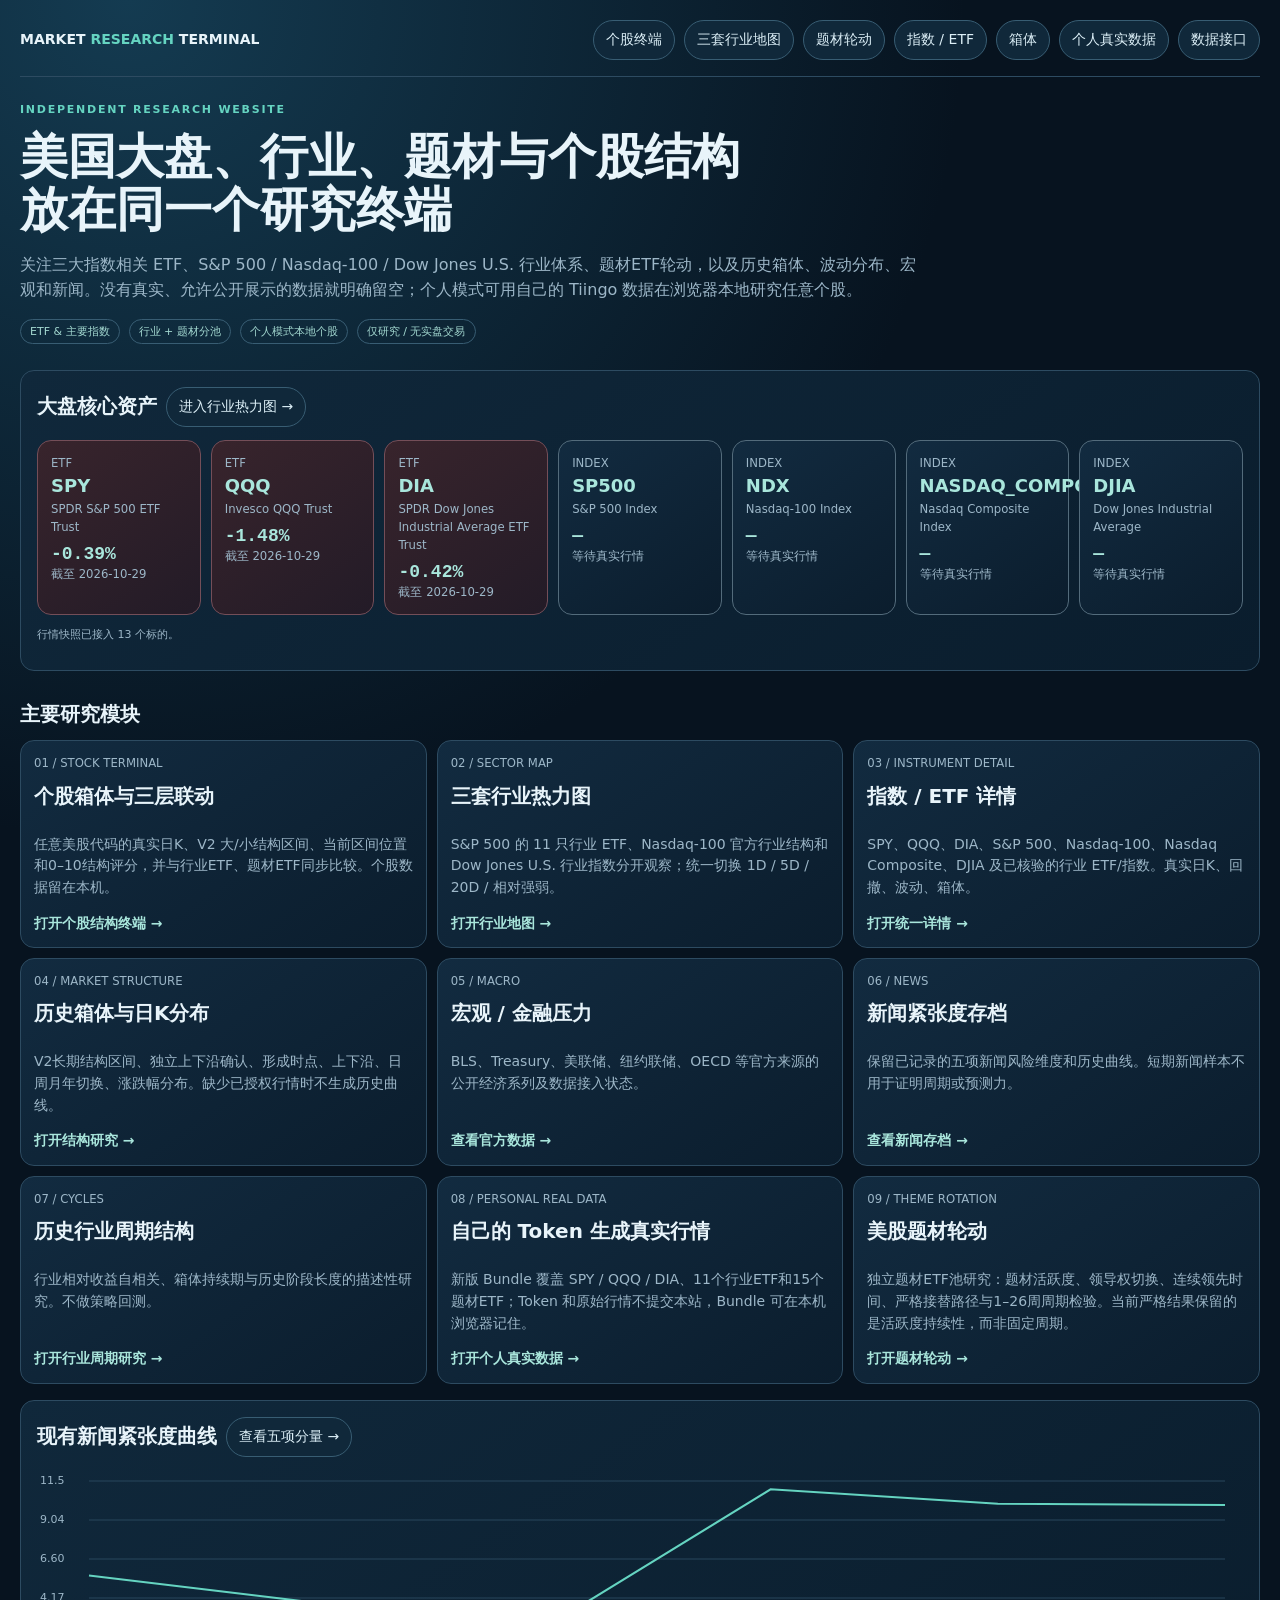
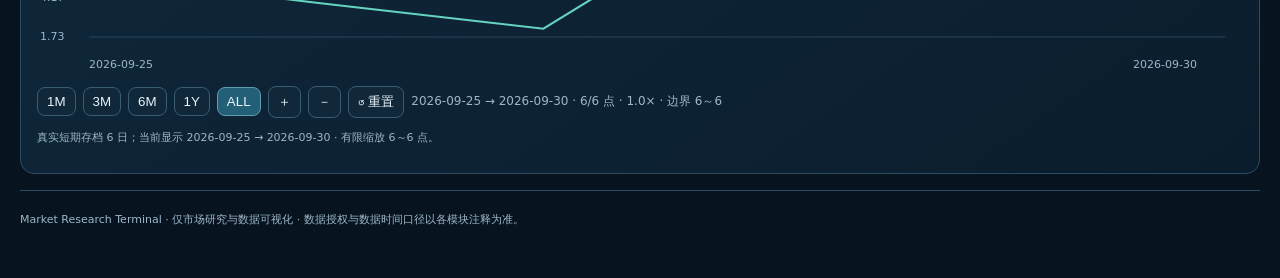
<file: docs/index.html>
<!doctype html><html lang="zh-CN"><head><meta charset="utf-8"><meta name="viewport" content="width=device-width,initial-scale=1"><meta name="description" content="美股大盘、标普/纳斯达克/道琼斯行业、题材轮动、个股箱体、宏观周期和新闻紧张度研究终端"><title>Market Research Terminal｜市场研究工作台</title><link rel="stylesheet" href="./market-pages.css"><style>.home-modules{grid-template-columns:repeat(3,minmax(0,1fr))}.home-module{display:flex;flex-direction:column;min-height:205px}.home-module p{flex:1}.home-module h2{font-size:20px;margin:8px 0}.home-module a{font-weight:750}.home-count{display:inline-block;padding:3px 9px;border:1px solid #385d73;border-radius:99px;color:#a3d8d0;font-size:11px}@media(max-width:960px){.home-modules{grid-template-columns:repeat(2,1fr)}}@media(max-width:560px){.home-modules{grid-template-columns:1fr}}</style></head><body><main class="mp-wrap"><nav class="mp-nav"><strong>MARKET <span style="color:#65d4c1">RESEARCH</span> TERMINAL</strong><div class="mp-links"><a href="./stock-terminal.html">个股终端</a><a href="./sector-map.html">三套行业地图</a><a href="./theme-rotation.html">题材轮动</a><a href="./instrument.html?symbol=SPY">指数 / ETF</a><a href="./structure-lab.html">箱体</a><a href="./personal-data.html">个人真实数据</a><a href="./api-status.html">数据接口</a></div></nav><section class="mp-hero"><div class="mp-eyebrow">INDEPENDENT RESEARCH WEBSITE</div><h1>美国大盘、行业、题材与个股结构<br>放在同一个研究终端</h1><p class="mp-muted" style="max-width:900px;font-size:16px">关注三大指数相关 ETF、S&P 500 / Nasdaq-100 / Dow Jones U.S. 行业体系、题材ETF轮动，以及历史箱体、波动分布、宏观和新闻。没有真实、允许公开展示的数据就明确留空；个人模式可用自己的 Tiingo 数据在浏览器本地研究任意个股。</p><div class="mp-toolbar"><span class="home-count">ETF &amp; 主要指数</span><span class="home-count">行业 + 题材分池</span><span class="home-count">个人模式本地个股</span><span class="home-count">仅研究 / 无实盘交易</span></div></section><section class="mp-panel"><div class="mp-toolbar"><h2 style="margin:0">大盘核心资产</h2><a class="mp-btn" href="./sector-map.html">进入行业热力图 →</a></div><div id="core" class="mp-grid mp-overview" style="margin-top:13px"></div><p id="marketStatus" class="mp-source">正在读取 market_universe.json 和行情快照…</p></section><section style="margin-top:28px"><h2>主要研究模块</h2><div class="mp-grid home-modules"><article class="mp-card home-module"><small>01 / STOCK TERMINAL</small><h2>个股箱体与三层联动</h2><p class="mp-muted">任意美股代码的真实日K、V2 大/小结构区间、当前区间位置和0–10结构评分，并与行业ETF、题材ETF同步比较。个股数据留在本机。</p><a href="./stock-terminal.html">打开个股结构终端 →</a></article><article class="mp-card home-module"><small>02 / SECTOR MAP</small><h2>三套行业热力图</h2><p class="mp-muted">S&P 500 的 11 只行业 ETF、Nasdaq-100 官方行业结构和 Dow Jones U.S. 行业指数分开观察；统一切换 1D / 5D / 20D / 相对强弱。</p><a href="./sector-map.html">打开行业地图 →</a></article><article class="mp-card home-module"><small>03 / INSTRUMENT DETAIL</small><h2>指数 / ETF 详情</h2><p class="mp-muted">SPY、QQQ、DIA、S&P 500、Nasdaq-100、Nasdaq Composite、DJIA 及已核验的行业 ETF/指数。真实日K、回撤、波动、箱体。</p><a href="./instrument.html?symbol=QQQ">打开统一详情 →</a></article><article class="mp-card home-module"><small>04 / MARKET STRUCTURE</small><h2>历史箱体与日K分布</h2><p class="mp-muted">V2长期结构区间、独立上下沿确认、形成时点、上下沿、日周月年切换、涨跌幅分布。缺少已授权行情时不生成历史曲线。</p><a href="./structure-lab.html">打开结构研究 →</a></article><article class="mp-card home-module"><small>05 / MACRO</small><h2>宏观 / 金融压力</h2><p class="mp-muted">BLS、Treasury、美联储、纽约联储、OECD 等官方来源的公开经济系列及数据接入状态。</p><a href="./api-status.html">查看官方数据 →</a></article><article class="mp-card home-module"><small>06 / NEWS</small><h2>新闻紧张度存档</h2><p class="mp-muted">保留已记录的五项新闻风险维度和历史曲线。短期新闻样本不用于证明周期或预测力。</p><a href="./news-archive.html">查看新闻存档 →</a></article><article class="mp-card home-module"><small>07 / CYCLES</small><h2>历史行业周期结构</h2><p class="mp-muted">行业相对收益自相关、箱体持续期与历史阶段长度的描述性研究。不做策略回测。</p><a href="./cycle-lab.html">打开行业周期研究 →</a></article><article class="mp-card home-module"><small>08 / PERSONAL REAL DATA</small><h2>自己的 Token 生成真实行情</h2><p class="mp-muted">新版 Bundle 覆盖 SPY / QQQ / DIA、11个行业ETF和15个题材ETF；Token 和原始行情不提交本站，Bundle 可在本机浏览器记住。</p><a href="./personal-data.html">打开个人真实数据 →</a></article><article class="mp-card home-module"><small>09 / THEME ROTATION</small><h2>美股题材轮动</h2><p class="mp-muted">独立题材ETF池研究：题材活跃度、领导权切换、连续领先时间、严格接替路径与1–26周周期检验。当前严格结果保留的是活跃度持续性，而非固定周期。</p><a href="./theme-rotation.html">打开题材轮动 →</a></article></div></section><section class="mp-panel" data-news="./data/news_history.json"><div class="mp-toolbar"><h2 style="margin:0">现有新闻紧张度曲线</h2><a class="mp-btn" href="./news-archive.html">查看五项分量 →</a></div><canvas id="newsChart" class="mp-chart" style="height:220px"></canvas><p id="newsNote" class="mp-source">正在读取短期真实存档…</p></section><footer class="mp-source" style="border-top:1px solid #2d4b61;padding:20px 0 30px">Market Research Terminal · 仅市场研究与数据可视化 · 数据授权与数据时间口径以各模块注释为准。</footer></main><script src="./home.js"></script><script src="./chart-template-v2.js?v=20261003-v2"></script></body></html>
</file>
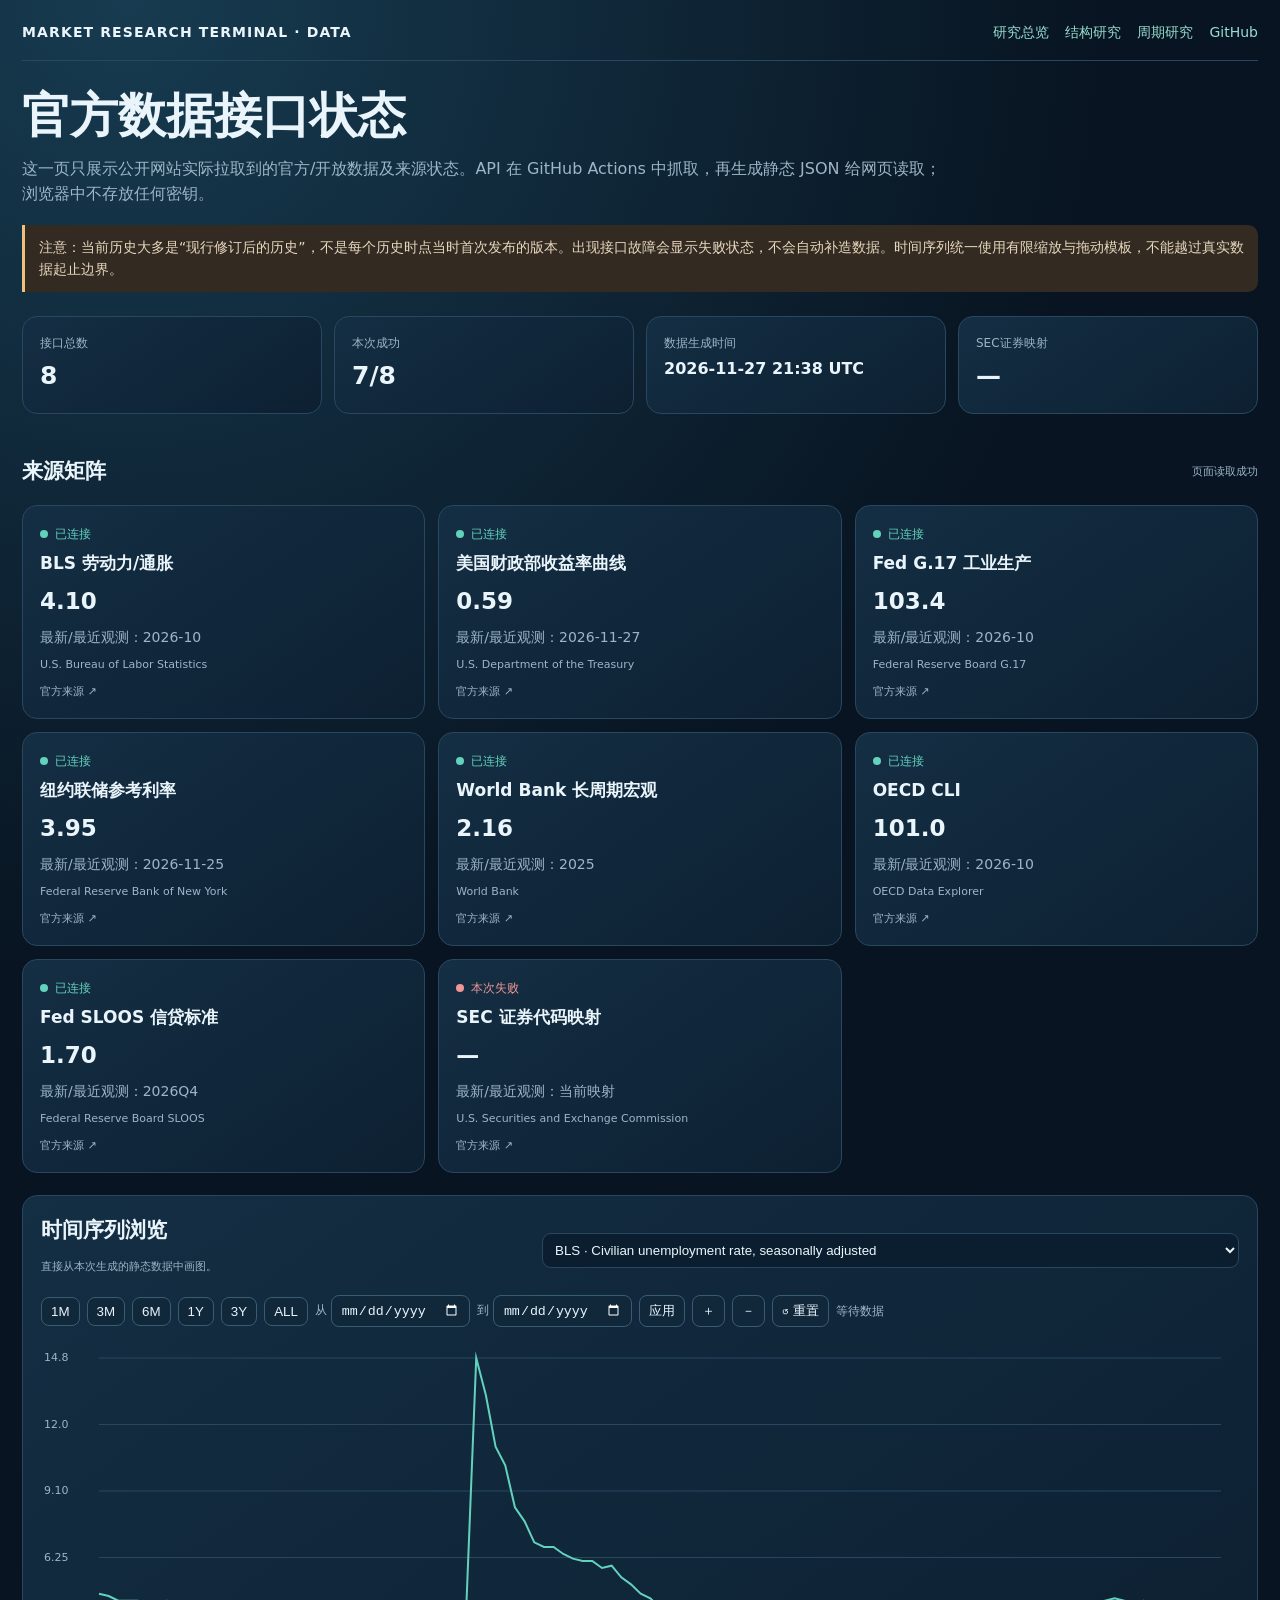
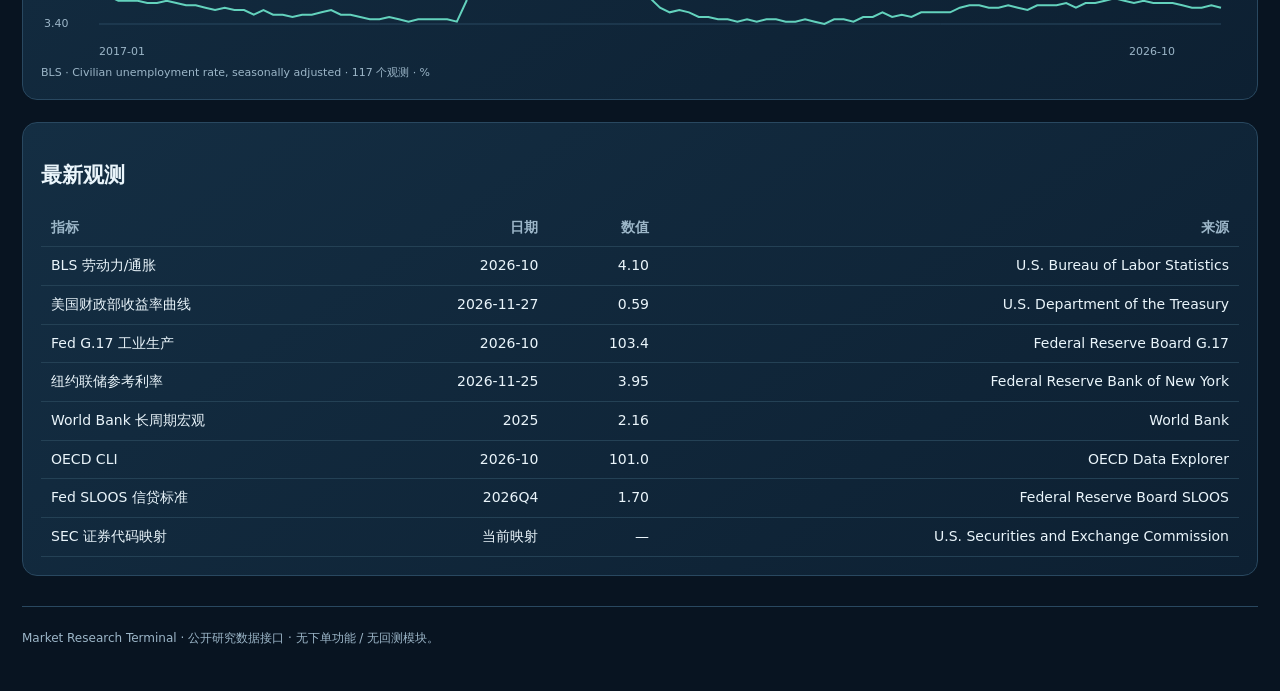
<file: docs/api-status.html>
<!doctype html>
<html lang="zh-CN">
<head>
<meta charset="utf-8"><meta name="viewport" content="width=device-width,initial-scale=1">
<title>官方数据接口｜Market Research Terminal</title>
<style>
:root{color-scheme:dark;--bg:#081421;--card:#11263a;--line:#294860;--text:#eaf5fb;--muted:#9cb6c8;--ok:#63d2bd;--bad:#f09696;--warn:#efc07d;--blue:#83b4ff}*{box-sizing:border-box}body{margin:0;background:radial-gradient(circle at 10% 0,#173b50,transparent 38%),var(--bg);color:var(--text);font:14px/1.55 system-ui,-apple-system,'PingFang SC','Microsoft Yahei',sans-serif}.wrap{max-width:1350px;margin:auto;padding:22px}a{color:#96ddd2;text-decoration:none}a:hover{text-decoration:underline}.top{display:flex;justify-content:space-between;align-items:center;gap:12px;flex-wrap:wrap;border-bottom:1px solid var(--line);padding-bottom:16px}.brand{font-weight:800;letter-spacing:.08em}.links{display:flex;gap:16px;flex-wrap:wrap}h1{font-size:clamp(30px,5vw,48px);line-height:1.1;margin:28px 0 10px}.lead{color:var(--muted);max-width:920px;font-size:16px}.summary{display:grid;grid-template-columns:repeat(4,minmax(0,1fr));gap:12px;margin:24px 0}.metric,.source,.panel{border:1px solid var(--line);background:linear-gradient(145deg,#142e43,#0d2032);border-radius:15px}.metric{padding:17px}.metric span{display:block;color:var(--muted);font-size:12px}.metric b{display:block;font-size:25px;margin-top:4px}.grid{display:grid;grid-template-columns:repeat(3,minmax(0,1fr));gap:13px}.source{padding:17px;min-height:180px}.source h3{margin:5px 0 8px;font-size:17px}.source p{color:var(--muted);margin:7px 0}.status{display:inline-flex;gap:7px;align-items:center;font-size:12px}.dot{width:8px;height:8px;border-radius:50%;background:var(--warn)}.ok{color:var(--ok)}.ok .dot{background:var(--ok)}.bad{color:var(--bad)}.bad .dot{background:var(--bad)}.latest{font-size:23px;font-weight:800;margin:8px 0 2px}.tiny{font-size:11px;color:var(--muted)}.panel{padding:18px;margin-top:22px}.row{display:flex;gap:12px;justify-content:space-between;align-items:center;flex-wrap:wrap}select{background:#0b1e30;color:var(--text);border:1px solid var(--line);border-radius:9px;padding:8px}.chart{width:100%;height:330px;display:block}.table{overflow:auto}table{width:100%;border-collapse:collapse;min-width:650px}th,td{padding:8px 10px;border-bottom:1px solid #244155;text-align:right}th:first-child,td:first-child{text-align:left}th{color:var(--muted);font-weight:600}.notice{margin:18px 0;padding:12px 14px;border-left:3px solid var(--warn);background:#332b22;border-radius:0 10px 10px 0;color:#e8d7be}.foot{margin-top:30px;border-top:1px solid var(--line);padding:22px 0;color:var(--muted);font-size:12px}@media(max-width:980px){.grid{grid-template-columns:repeat(2,1fr)}.summary{grid-template-columns:repeat(2,1fr)}}@media(max-width:620px){.wrap{padding:13px}.grid,.summary{grid-template-columns:1fr}.source{min-height:0}}
</style>
</head>
<body><main class="wrap">
<div class="top"><div class="brand">MARKET RESEARCH TERMINAL · DATA</div><div class="links"><a href="./index.html">研究总览</a><a href="./structure-lab.html">结构研究</a><a href="./cycle-lab.html">周期研究</a><a href="https://github.com/galbbb2772/market-research-terminal" target="_blank" rel="noopener">GitHub</a></div></div>
<h1>官方数据接口状态</h1><p class="lead">这一页只展示公开网站实际拉取到的官方/开放数据及来源状态。API 在 GitHub Actions 中抓取，再生成静态 JSON 给网页读取；浏览器中不存放任何密钥。</p>
<div class="notice">注意：当前历史大多是“现行修订后的历史”，不是每个历史时点当时首次发布的版本。出现接口故障会显示失败状态，不会自动补造数据。时间序列统一使用有限缩放与拖动模板，不能越过真实数据起止边界。</div>
<section class="summary"><div class="metric"><span>接口总数</span><b id="total">—</b></div><div class="metric"><span>本次成功</span><b id="ok">—</b></div><div class="metric"><span>数据生成时间</span><b id="generated" style="font-size:16px">—</b></div><div class="metric"><span>SEC证券映射</span><b id="secCount">—</b></div></section>
<section><div class="row"><h2>来源矩阵</h2><span id="state" class="tiny">正在读取…</span></div><div class="grid" id="sources"></div></section>
<section class="panel"><div class="row"><div><h2 style="margin:0">时间序列浏览</h2><p class="tiny">直接从本次生成的静态数据中画图。</p></div><select id="series"></select></div><canvas id="chart" class="chart" role="img" aria-label="官方数据时间序列"></canvas><div id="seriesInfo" class="tiny"></div></section>
<section class="panel"><h2>最新观测</h2><div class="table"><table><thead><tr><th>指标</th><th>日期</th><th>数值</th><th>来源</th></tr></thead><tbody id="latestRows"></tbody></table></div></section>
<footer class="foot">Market Research Terminal · 公开研究数据接口 · 无下单功能 / 无回测模块。</footer>
</main>
<script>
'use strict';const $=id=>document.getElementById(id);let DB=null;const NAMES={bls:'BLS 劳动力/通胀',treasury:'美国财政部收益率曲线',fed_g17:'Fed G.17 工业生产',nyfed:'纽约联储参考利率',world_bank:'World Bank 长周期宏观',oecd_cli:'OECD CLI',sloos:'Fed SLOOS 信贷标准',gdelt:'GDELT 新闻覆盖',sec:'SEC 证券代码映射'};
function fmt(v){if(v==null||v==='')return '—';let n=Number(v);return Number.isFinite(n)?(Math.abs(n)>=1000?n.toLocaleString(undefined,{maximumFractionDigits:2}):n.toFixed(Math.abs(n)<10?2:1)):String(v)}
function lastObs(arr,field){if(!Array.isArray(arr)||!arr.length)return null;let x=arr.at(-1);if(Array.isArray(x))return {date:x[0],value:x[1]};return {date:x.date||x.TIME_PERIOD,value:x[field||'value']??x.rate??x.articles}}
function latestFor(key,s){try{if(key==='bls')return lastObs(s.series.UNRATE.observations);if(key==='treasury'){let x=s.rows?.at(-1);return x&&{date:x.date,value:x['10Y-3M']}}if(key==='fed_g17')return lastObs(s.series.INDPRO_B50001.observations);if(key==='nyfed')return lastObs(s.series.SOFR.observations,'rate');if(key==='world_bank')return lastObs(s.series.GDP_GROWTH.observations);if(key==='oecd_cli')return lastObs(s.rows);if(key==='sloos')return lastObs(s.series?.[s.primary_series]?.observations);if(key==='gdelt'){let q=Object.values(s.series||{})[0];return lastObs(q?.observations,'share')||lastObs(q?.observations,'articles')}if(key==='sec')return {date:'当前映射',value:s.ticker_count}}catch(_){return null}return null}
function renderSources(){let box=$('sources');box.innerHTML='';for(let [key,s] of Object.entries(DB.sources||{})){let latest=latestFor(key,s),e=document.createElement('article');e.className='source';let ok=s.status==='ok';e.innerHTML=`<div class="status ${ok?'ok':'bad'}"><span class="dot"></span>${ok?'已连接':'本次失败'}</div><h3>${NAMES[key]||key}</h3><div class="latest">${latest?fmt(latest.value):'—'}</div><p>${latest?`最新/最近观测：${latest.date}`:(s.error||'暂无可用观测')}</p><p class="tiny">${s.provider||''}</p><a class="tiny" href="${s.source_url||'#'}" target="_blank" rel="noopener">官方来源 ↗</a>`;box.appendChild(e)}}
function pushSeries(options,key,label,rows,unit=''){if(Array.isArray(rows)&&rows.length)options.push({key,label,rows:rows.map(x=>Array.isArray(x)?[x[0],Number(x[1])]:[x.date||x.TIME_PERIOD,Number(x.value??x.rate??x.share??x.articles)]).filter(x=>x[0]&&Number.isFinite(x[1])),unit})}
function buildSeries(){let o=[],s=DB.sources||{};for(let [k,v] of Object.entries(s.bls?.series||{}))pushSeries(o,'bls:'+k,`BLS · ${v.name}`,v.observations,v.unit);let tr=s.treasury?.rows||[];pushSeries(o,'treasury:10y3m','Treasury · 10Y-3M',[...tr].map(x=>[x.date,x['10Y-3M']]).filter(x=>Number.isFinite(x[1])),'%');pushSeries(o,'treasury:10y','Treasury · 10Y',[...tr].map(x=>[x.date,x['10 Yr']]).filter(x=>Number.isFinite(x[1])),'%');pushSeries(o,'g17','Fed G.17 · Industrial Production',s.fed_g17?.series?.INDPRO_B50001?.observations,'2017=100');for(let k of ['SOFR','EFFR'])pushSeries(o,'nyfed:'+k,`NY Fed · ${k}`,s.nyfed?.series?.[k]?.observations,'%');for(let [k,v] of Object.entries(s.world_bank?.series||{}))pushSeries(o,'wb:'+k,`World Bank · ${v.name}`,v.observations,'');pushSeries(o,'oecd','OECD · CLI USA',s.oecd_cli?.rows,'');let p=s.sloos?.primary_series;pushSeries(o,'sloos',`SLOOS · ${s.sloos?.primary_definition||p}`,s.sloos?.series?.[p]?.observations,'%');for(let [k,v] of Object.entries(s.gdelt?.series||{})){let rows=(v.observations||[]).map(x=>[x.date,Number.isFinite(x.share)?x.share*100:x.articles]);pushSeries(o,'gdelt:'+k,`GDELT · ${k}`,rows,rows.some(x=>x[1]<1)?'% of monitored articles':'count')}return o.filter(x=>x.rows.length>1)}
function draw(item){let c=$('chart'),w=Math.max(320,c.clientWidth),h=Math.max(220,c.clientHeight),d=devicePixelRatio||1;c.width=w*d;c.height=h*d;let x=c.getContext('2d');x.setTransform(d,0,0,d,0,0);x.clearRect(0,0,w,h);if(!item){x.fillStyle='#9cb6c8';x.fillText('暂无可绘制数据',40,55);return}let rows=item.rows.slice(-900),vals=rows.map(v=>v[1]),min=Math.min(...vals),max=Math.max(...vals);if(max<=min)max=min+1;let L=58,R=18,T=24,B=40,W=w-L-R,H=h-T-B,X=i=>L+i*W/Math.max(1,rows.length-1),Y=v=>T+(max-v)/(max-min)*H;x.font='11px system-ui';for(let j=0;j<5;j++){let v=min+(max-min)*j/4,y=Y(v);x.strokeStyle='#294860';x.beginPath();x.moveTo(L,y);x.lineTo(w-R,y);x.stroke();x.fillStyle='#9cb6c8';x.fillText(fmt(v),3,y+3)}x.strokeStyle='#63d2bd';x.lineWidth=2;x.beginPath();rows.forEach((r,i)=>i?x.lineTo(X(i),Y(r[1])):x.moveTo(X(i),Y(r[1])));x.stroke();x.fillStyle='#9cb6c8';x.fillText(rows[0][0],L,h-9);x.fillText(rows.at(-1)[0],Math.max(L,w-110),h-9);$('seriesInfo').textContent=`${item.label} · ${rows.length} 个观测 · ${item.unit||'原始单位'}`;}
function renderLatest(){let body=$('latestRows');body.innerHTML='';for(let [k,s] of Object.entries(DB.sources||{})){let x=latestFor(k,s);if(!x)continue;let tr=document.createElement('tr');tr.innerHTML=`<td>${NAMES[k]||k}</td><td>${x.date}</td><td>${fmt(x.value)}</td><td>${s.provider||''}</td>`;body.appendChild(tr)}}
fetch('./data/official_sources.json?x='+Date.now(),{cache:'no-store'}).then(r=>{if(!r.ok)throw Error('official_sources.json 尚未生成');return r.json()}).then(j=>{DB=j;$('total').textContent=j.source_count;$('ok').textContent=`${j.ok_count}/${j.source_count}`;$('generated').textContent=(j.generated_at||'').replace('T',' ').slice(0,16)+' UTC';$('secCount').textContent=j.sources?.sec?.ticker_count?.toLocaleString?.()||'—';$('state').textContent='页面读取成功';renderSources();renderLatest();let opts=buildSeries(),sel=$('series');sel.innerHTML=opts.map((x,i)=>`<option value="${i}">${x.label}</option>`).join('');let go=()=>draw(opts[Number(sel.value)||0]);sel.onchange=go;go()}).catch(e=>{$('state').textContent='数据尚未生成：'+e.message;$('sources').innerHTML='<div class="source"><h3>等待首次数据抓取</h3><p>GitHub Actions 将在部署时生成 official_sources.json。</p></div>'});
</script><script src="./chart-template-v2.js?v=20261003-v2"></script></body></html>
</file>
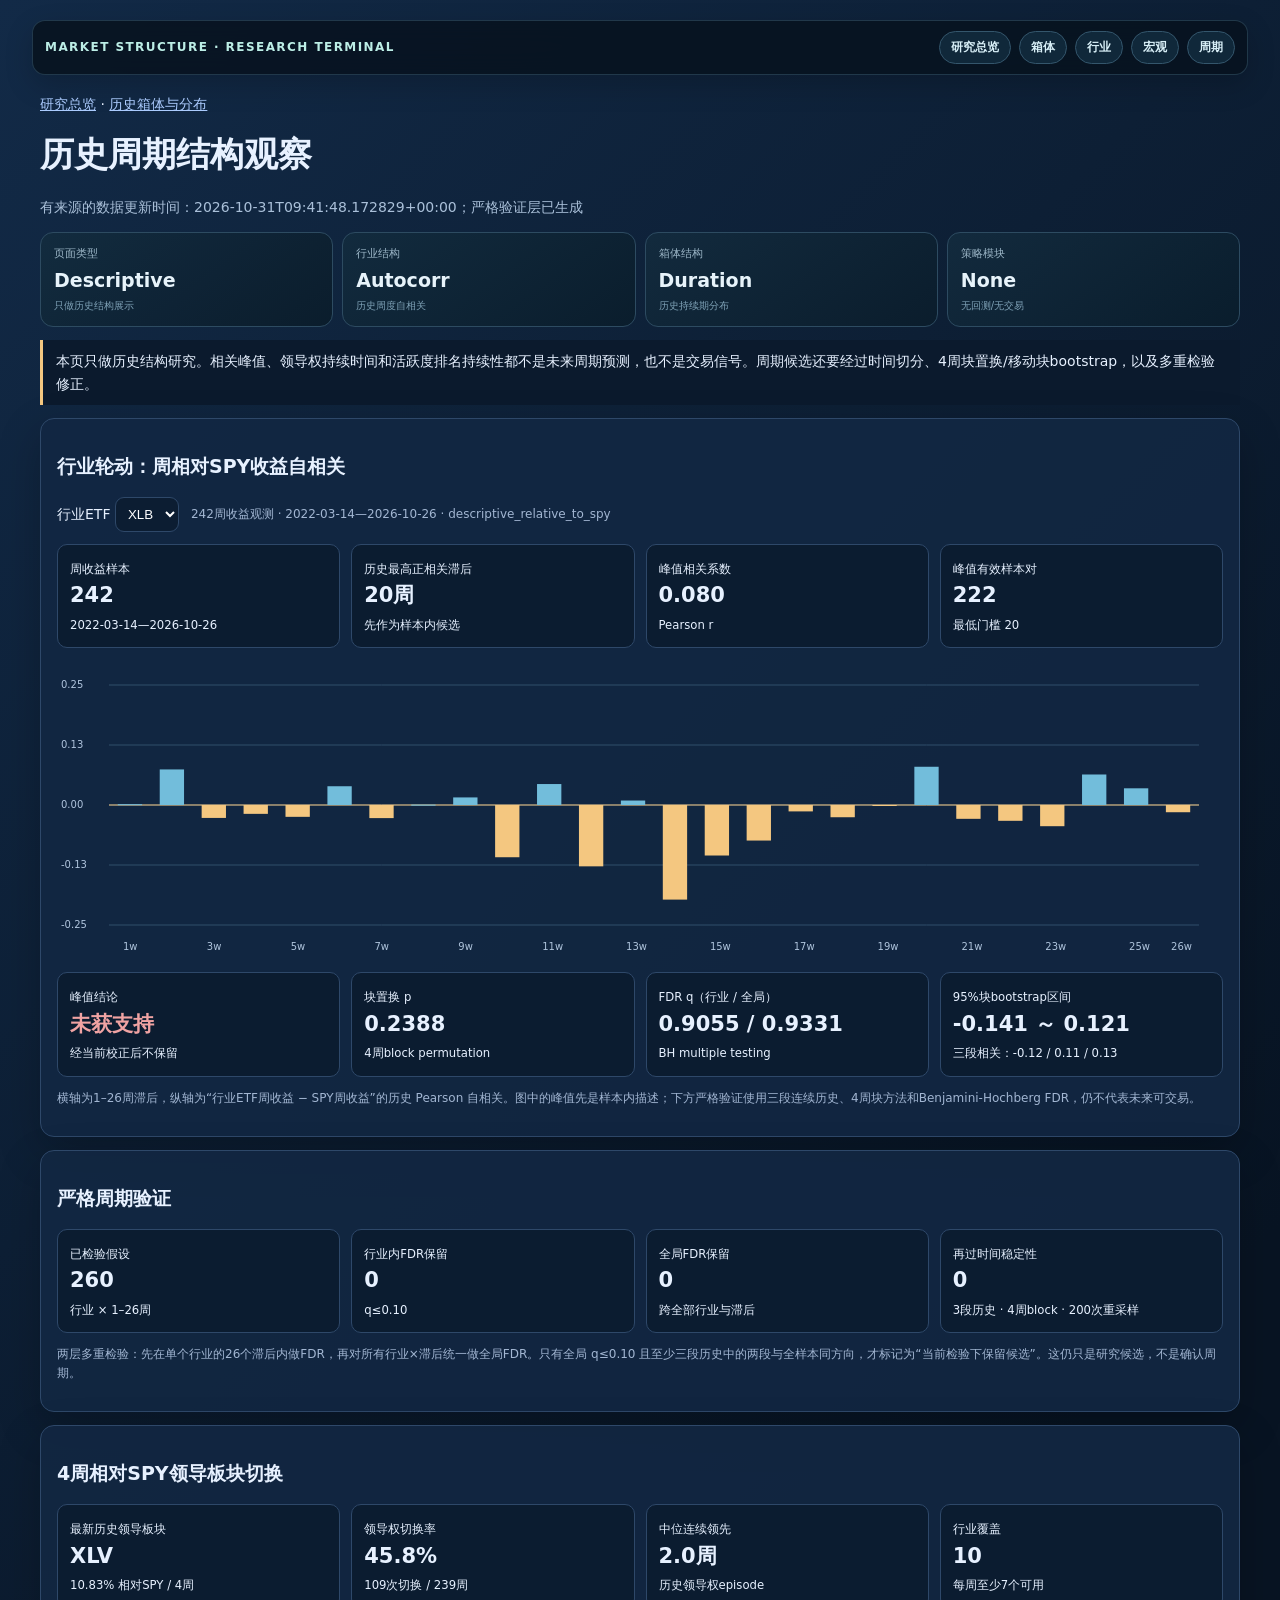
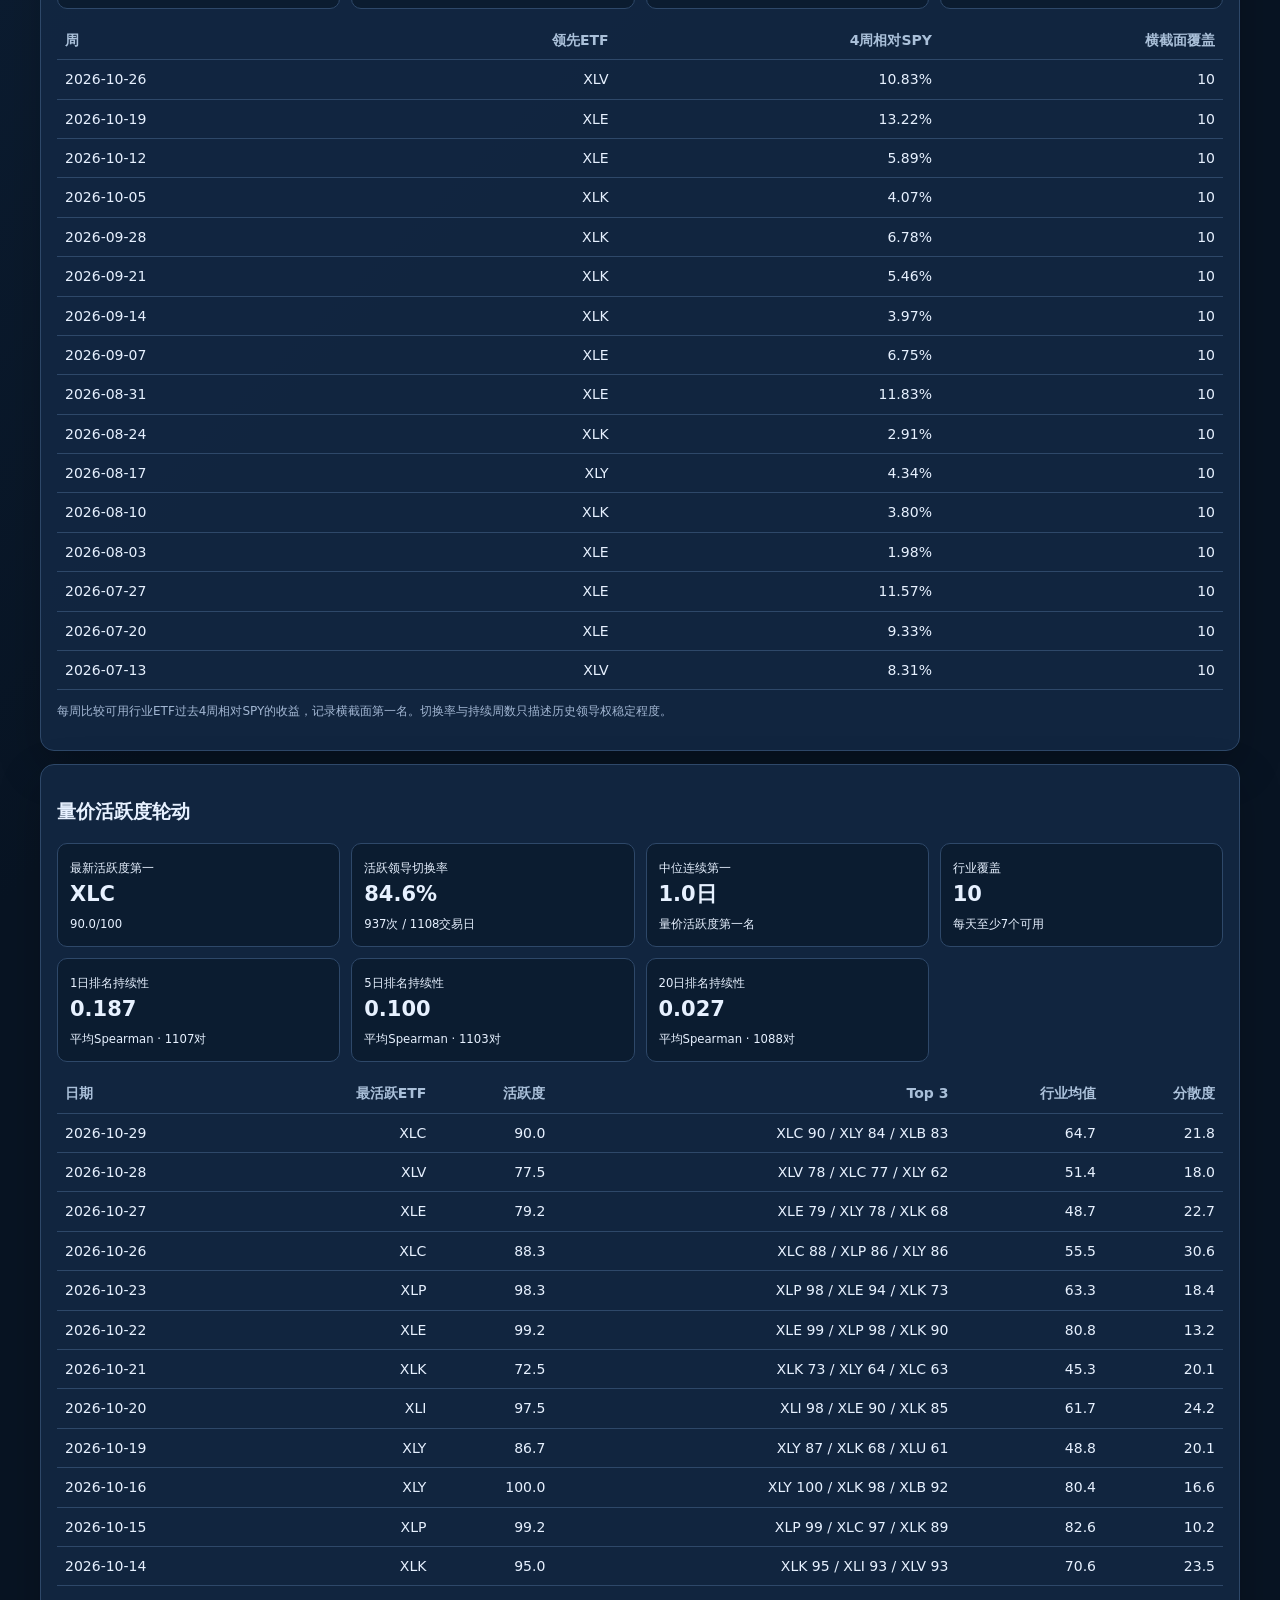
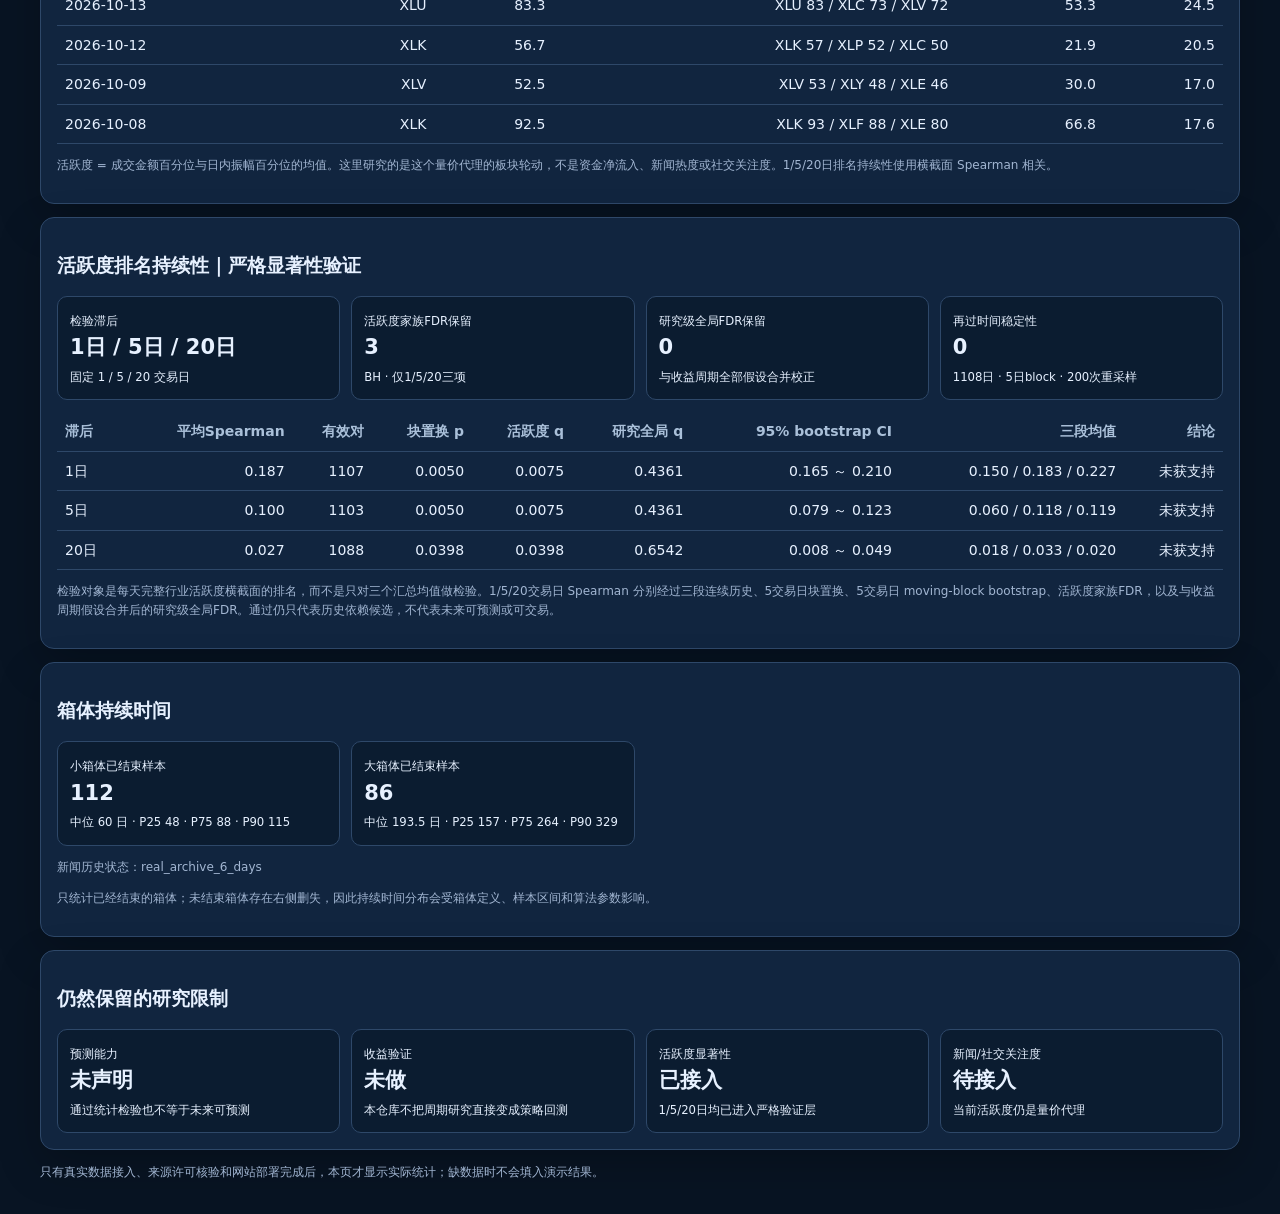
<file: docs/cycle-lab.html>
<!doctype html><html lang="zh-CN"><head><meta charset="utf-8"><meta name="viewport" content="width=device-width,initial-scale=1"><title>历史周期结构观察 | Market Structure Lab</title><style>
:root{--bg:#081423;--card:#122742;--edge:#2e4869;--text:#e7f1ff;--muted:#aac0d9;--cyan:#72bddb;--orange:#f4c780;--green:#86d5a0;--red:#f0a3a3}*{box-sizing:border-box}body{margin:0;background:linear-gradient(135deg,#122a47,#081423 44%);color:var(--text);font:14px/1.6 system-ui,'PingFang SC',sans-serif}.wrap{max-width:1240px;margin:auto;padding:20px}h1{font-size:clamp(23px,5vw,34px);margin:12px 0}h2{font-size:19px}p{color:var(--muted)}a{color:#acccff}.panel{background:#122742e8;border:1px solid var(--edge);border-radius:14px;padding:16px;margin:13px 0}.row{display:flex;align-items:center;flex-wrap:wrap;gap:12px}select{background:#0c1d32;border:1px solid var(--edge);padding:8px;color:white;border-radius:9px}.small{font-size:12px;color:#a2b6d2}.warn{border-left:3px solid var(--orange);padding:10px 13px;background:#0b1a2d}.grid{display:grid;grid-template-columns:repeat(4,minmax(0,1fr));gap:11px}.stat{padding:12px;border:1px solid var(--edge);border-radius:10px;background:#0b1c30;min-width:0}.stat b{display:block;font-size:21px}.ok b{color:var(--green)}.no b{color:var(--red)}.chart{display:block;width:100%;height:300px}.scroll{overflow:auto}table{width:100%;border-collapse:collapse;min-width:620px}th,td{padding:8px;border-bottom:1px solid var(--edge);text-align:right}th:first-child,td:first-child{text-align:left}th{color:var(--muted)}@media(max-width:760px){.grid{grid-template-columns:1fr 1fr}}@media(max-width:600px){.wrap{padding:11px}.grid{grid-template-columns:1fr}.chart{height:245px}}
</style><link rel="stylesheet" href="./research-terminal-v2.css"></head><body><main class="wrap"><nav><a href="./index.html">研究总览</a> · <a href="./structure-lab.html">历史箱体与分布</a></nav><h1>历史周期结构观察</h1><p id="status">读取有来源的历史研究数据…</p><div class="warn">本页只做历史结构研究。相关峰值、领导权持续时间和活跃度排名持续性都不是未来周期预测，也不是交易信号。周期候选还要经过时间切分、4周块置换/移动块bootstrap，以及多重检验修正。</div>
<section class="panel"><h2>行业轮动：周相对SPY收益自相关</h2><div class="row"><label>行业ETF <select id="etf"></select></label><span id="sectorCoverage" class="small"></span></div><div id="sectorStats" class="grid" style="margin:12px 0"></div><canvas id="sector" class="chart"></canvas><div id="selectedValidation" class="grid" style="margin-top:12px"></div><p class="small">横轴为1–26周滞后，纵轴为“行业ETF周收益 − SPY周收益”的历史 Pearson 自相关。图中的峰值先是样本内描述；下方严格验证使用三段连续历史、4周块方法和Benjamini-Hochberg FDR，仍不代表未来可交易。</p></section>
<section class="panel"><h2>严格周期验证</h2><div id="validationGlobal" class="grid"></div><p class="small">两层多重检验：先在单个行业的26个滞后内做FDR，再对所有行业×滞后统一做全局FDR。只有全局 q≤0.10 且至少三段历史中的两段与全样本同方向，才标记为“当前检验下保留候选”。这仍只是研究候选，不是确认周期。</p></section>
<section class="panel"><h2>4周相对SPY领导板块切换</h2><div id="leadStats" class="grid"></div><div id="leadTable" class="scroll" style="margin-top:12px"></div><p class="small">每周比较可用行业ETF过去4周相对SPY的收益，记录横截面第一名。切换率与持续周数只描述历史领导权稳定程度。</p></section>
<section class="panel"><h2>量价活跃度轮动</h2><div id="activityStats" class="grid"></div><div id="activityPersistence" class="grid" style="margin-top:11px"></div><div id="activityTable" class="scroll" style="margin-top:12px"></div><p class="small">活跃度 = 成交金额百分位与日内振幅百分位的均值。这里研究的是这个量价代理的板块轮动，不是资金净流入、新闻热度或社交关注度。1/5/20日排名持续性使用横截面 Spearman 相关。</p></section>
<section class="panel"><h2>箱体持续时间</h2><div id="boxstats" class="grid"></div><p id="news" class="small"></p><p class="small">只统计已经结束的箱体；未结束箱体存在右侧删失，因此持续时间分布会受箱体定义、样本区间和算法参数影响。</p></section>
<section class="panel"><h2>仍然保留的研究限制</h2><div class="grid"><div class="stat"><small>预测能力</small><b>未声明</b><small>通过统计检验也不等于未来可预测</small></div><div class="stat"><small>收益验证</small><b>未做</b><small>本仓库不把周期研究直接变成策略回测</small></div><div class="stat"><small>活跃度显著性</small><b>待增强</b><small>当前1/5/20日Spearman仍是描述统计</small></div><div class="stat"><small>新闻/社交关注度</small><b>待接入</b><small>当前活跃度仍是量价代理</small></div></div></section>
<p class="small">只有真实数据接入、来源许可核验和网站部署完成后，本页才显示实际统计；缺数据时不会填入演示结果。</p></main><script>
'use strict';let cycle=null,validation=null;const $=id=>document.getElementById(id);function f(v,d=3){return v==null?'—':Number(v).toFixed(d)}
function setup(id){let e=$(id),w=Math.max(320,e.clientWidth),h=Math.max(200,e.clientHeight),d=devicePixelRatio||1;e.width=w*d;e.height=h*d;let c=e.getContext('2d');c.setTransform(d,0,0,d,0,0);c.clearRect(0,0,w,h);return[c,w,h]}
function empty(c,title){c.fillStyle='#b0c4dd';c.font='13px system-ui';c.fillText(title,24,45)}
function axes(c,w,h,lo,hi){let W=w-76,H=h-60,px=i=>52+i*W,py=v=>25+(hi-v)/(hi-lo)*H;c.strokeStyle='#304e6a';c.fillStyle='#b0c4dd';c.font='10px system-ui';for(let j=0;j<5;j++){let n=lo+(hi-lo)*j/4;c.beginPath();c.moveTo(52,py(n));c.lineTo(w-24,py(n));c.stroke();c.fillText(f(n,2),4,py(n)+3)}return{W,H,px,py}}
function stat(label,value,note='',klass=''){return `<div class="stat ${klass}"><small>${label}</small><b>${value}</b><small>${note}</small></div>`}
function verdict(status){return status==='survives_current_checks'?['保留候选','通过当前校正与稳定性门槛','ok']:status==='not_supported_after_correction'?['未获支持','经当前校正后不保留','no']:['样本不足','不能完成当前验证','']}
function sector(){let[c,w,h]=setup('sector'),symbol=$('etf').value,s=cycle?.sectors?.[symbol];$('sectorCoverage').textContent=s?`${s.weeks}周收益观测 · ${s.start||'无'}—${s.end||'无'} · ${s.status}`:'暂无行业样本';if(!s){$('sectorStats').innerHTML=stat('周样本','—','等待真实行业历史');$('selectedValidation').innerHTML=stat('严格验证','—','等待研究数据');empty(c,'尚未获得可验证的行业历史数据');return}let valid=s.lags.filter(x=>x.correlation!=null),peak=valid.length?[...valid].sort((a,b)=>b.correlation-a.correlation)[0]:null;$('sectorStats').innerHTML=[stat('周收益样本',s.weeks,s.start+'—'+s.end),stat('历史最高正相关滞后',peak?peak.lag_weeks+'周':'—','先作为样本内候选'),stat('峰值相关系数',peak?f(peak.correlation,3):'—','Pearson r'),stat('峰值有效样本对',peak?peak.pairs:'—','最低门槛 '+(cycle?.minimum_pairs_per_correlation??20))].join('');let data=s.lags;if(!valid.length){$('selectedValidation').innerHTML=stat('严格验证','样本不足','无可检验相关峰值');empty(c,'样本不足，不能估算这些历史相关性');return}let min=Math.min(-.25,...valid.map(x=>x.correlation)),max=Math.max(.25,...valid.map(x=>x.correlation));if(max===min){max+=.1;min-=.1}let a=axes(c,w,h,min,max),bw=a.W/data.length*.58;c.strokeStyle='#f4c780';c.beginPath();c.moveTo(52,a.py(0));c.lineTo(w-24,a.py(0));c.stroke();data.forEach((x,i)=>{let xx=a.px((i+.5)/data.length),v=x.correlation;c.fillStyle=v==null?'#53647b':v>=0?'#72bddb':'#f4c780';if(v!=null)c.fillRect(xx-bw/2,Math.min(a.py(v),a.py(0)),bw,Math.max(1,Math.abs(a.py(v)-a.py(0))));if(i%2===0||i===data.length-1){c.fillStyle='#afc4dc';c.fillText(x.lag_weeks+'w',xx-7,h-10)}});let vr=(validation?.sectors?.[symbol]?.lags||[]).find(x=>peak&&x.lag_weeks===peak.lag_weeks);if(!vr){$('selectedValidation').innerHTML=stat('峰值严格验证','—','尚未生成validation层');return}let [label,note,klass]=verdict(vr.status),ci=vr.bootstrap_ci95||[],splits=(vr.split_correlations||[]).map(x=>x==null?'—':f(x,2)).join(' / ');$('selectedValidation').innerHTML=[stat('峰值结论',label,note,klass),stat('块置换 p',f(vr.block_permutation_p,4),'4周block permutation'),stat('FDR q（行业 / 全局）',`${f(vr.q_sector,4)} / ${f(vr.q_global,4)}`,'BH multiple testing'),stat('95%块bootstrap区间',`${f(ci[0],3)} ～ ${f(ci[1],3)}`,'三段相关：'+splits)].join('')}
function strictValidation(){let s=validation?.summary;if(!s){$('validationGlobal').innerHTML=stat('严格验证','未生成','等待真实周期数据');return}$('validationGlobal').innerHTML=[stat('已检验假设',s.tested_hypotheses,'行业 × 1–26周'),stat('行业内FDR保留',s.sector_fdr_survivors,'q≤'+f(validation.fdr_alpha,2)),stat('全局FDR保留',s.global_fdr_survivors,'跨全部行业与滞后'),stat('再过时间稳定性',s.stable_global_survivors,`${validation.time_splits}段历史 · ${validation.block_weeks}周block · ${validation.resamples}次重采样`)].join('')}
function leadership(){let x=cycle?.leadership||{},hist=x.history||[];if(!hist.length){$('leadStats').innerHTML=stat('领导权研究','暂无','等待至少多个行业ETF的真实周历史');$('leadTable').innerHTML='';return}let latest=x.latest||hist.at(-1);$('leadStats').innerHTML=[stat('最新历史领导板块',latest.leader,f(latest.relative_4w_pct,2)+'% 相对SPY / 4周'),stat('领导权切换率',f(x.switch_rate_pct,1)+'%',x.switch_count+'次切换 / '+x.observations+'周'),stat('中位连续领先',f(x.median_tenure_weeks,1)+'周','历史领导权episode'),stat('行业覆盖',x.sector_count,'每周至少'+x.required_weekly_coverage+'个可用')].join('');$('leadTable').innerHTML='<table><tr><th>周</th><th>领先ETF</th><th>4周相对SPY</th><th>横截面覆盖</th></tr>'+hist.slice(-16).reverse().map(r=>`<tr><td>${r.week}</td><td>${r.leader}</td><td>${f(r.relative_4w_pct,2)}%</td><td>${r.coverage}</td></tr>`).join('')+'</table>'}
function activity(){let x=cycle?.activity_rotation||{},hist=x.history||[],p=x.rank_persistence||[];if(!hist.length){$('activityStats').innerHTML=stat('活跃度轮动','暂无','等待行业ETF成交量与振幅历史');$('activityPersistence').innerHTML='';$('activityTable').innerHTML='';return}let latest=x.latest||hist.at(-1);$('activityStats').innerHTML=[stat('最新活跃度第一',latest.leader,f(latest.leader_activity,1)+'/100'),stat('活跃领导切换率',f(x.switch_rate_pct,1)+'%',x.switch_count+'次 / '+x.observations+'交易日'),stat('中位连续第一',f(x.median_tenure_sessions,1)+'日','量价活跃度第一名'),stat('行业覆盖',x.sector_count,'每天至少'+x.required_daily_coverage+'个可用')].join('');$('activityPersistence').innerHTML=p.map(r=>stat(r.lag_sessions+'日排名持续性',r.mean_spearman==null?'—':f(r.mean_spearman,3),'平均Spearman · '+r.pairs+'对')).join('');$('activityTable').innerHTML='<table><tr><th>日期</th><th>最活跃ETF</th><th>活跃度</th><th>Top 3</th><th>行业均值</th><th>分散度</th></tr>'+hist.slice(-16).reverse().map(r=>`<tr><td>${r.date}</td><td>${r.leader}</td><td>${f(r.leader_activity,1)}</td><td>${(r.top3||[]).map(x=>x.symbol+' '+f(x.activity,0)).join(' / ')}</td><td>${f(r.mean_activity,1)}</td><td>${f(r.dispersion,1)}</td></tr>`).join('')+'</table>'}
function box(){let b=cycle?.boxes||{};$('boxstats').innerHTML=['small','large'].map(t=>{let x=b[t]||{},label=t==='small'?'小箱体':'大箱体';return `<div class="stat"><small>${label}已结束样本</small><b>${x.completed_n||0}</b><small>中位 ${x.median_sessions??'—'} 日 · P25 ${x.p25_sessions??'—'} · P75 ${x.p75_sessions??'—'} · P90 ${x.p90_sessions??'—'}</small></div>`}).join('');$('news').textContent='新闻历史状态：'+(cycle?.news_status||'不可用')}
function render(){sector();strictValidation();leadership();activity();box()}$('etf').onchange=sector;window.addEventListener('resize',()=>{if(cycle)sector()});fetch('./data/structure_lab.json',{cache:'no-store'}).then(r=>{if(!r.ok)throw Error('研究数据尚未正式发布');return r.json()}).then(d=>{cycle=d.cycle_research;validation=d.cycle_validation;if(!cycle||cycle.status!=='research_only')throw Error('周期结构数据尚未生成');let names=Object.keys(cycle.sectors||{});$('etf').innerHTML=names.map(x=>`<option>${x}</option>`).join('');$('status').textContent='有来源的数据更新时间：'+(d.generated_at||'未记录')+'；'+(validation?'严格验证层已生成':'严格验证层尚未生成');render()}).catch(err=>{$('status').textContent=err.message+'。当前页面保留接口和图表框架。';let[c]=setup('sector');empty(c,'等待经过核验的真实历史数据');$('sectorStats').innerHTML=stat('周样本','—','尚无公开行情');$('selectedValidation').innerHTML=stat('严格验证','—','尚无公开行情');$('validationGlobal').innerHTML=stat('严格验证','—','尚无公开行情');$('leadStats').innerHTML=stat('领导权研究','暂无','尚无公开行情');$('activityStats').innerHTML=stat('活跃度轮动','暂无','尚无公开行情');$('activityPersistence').innerHTML='';box()})
</script><script src="./research-terminal-v2.js"></script></body></html>
</file>
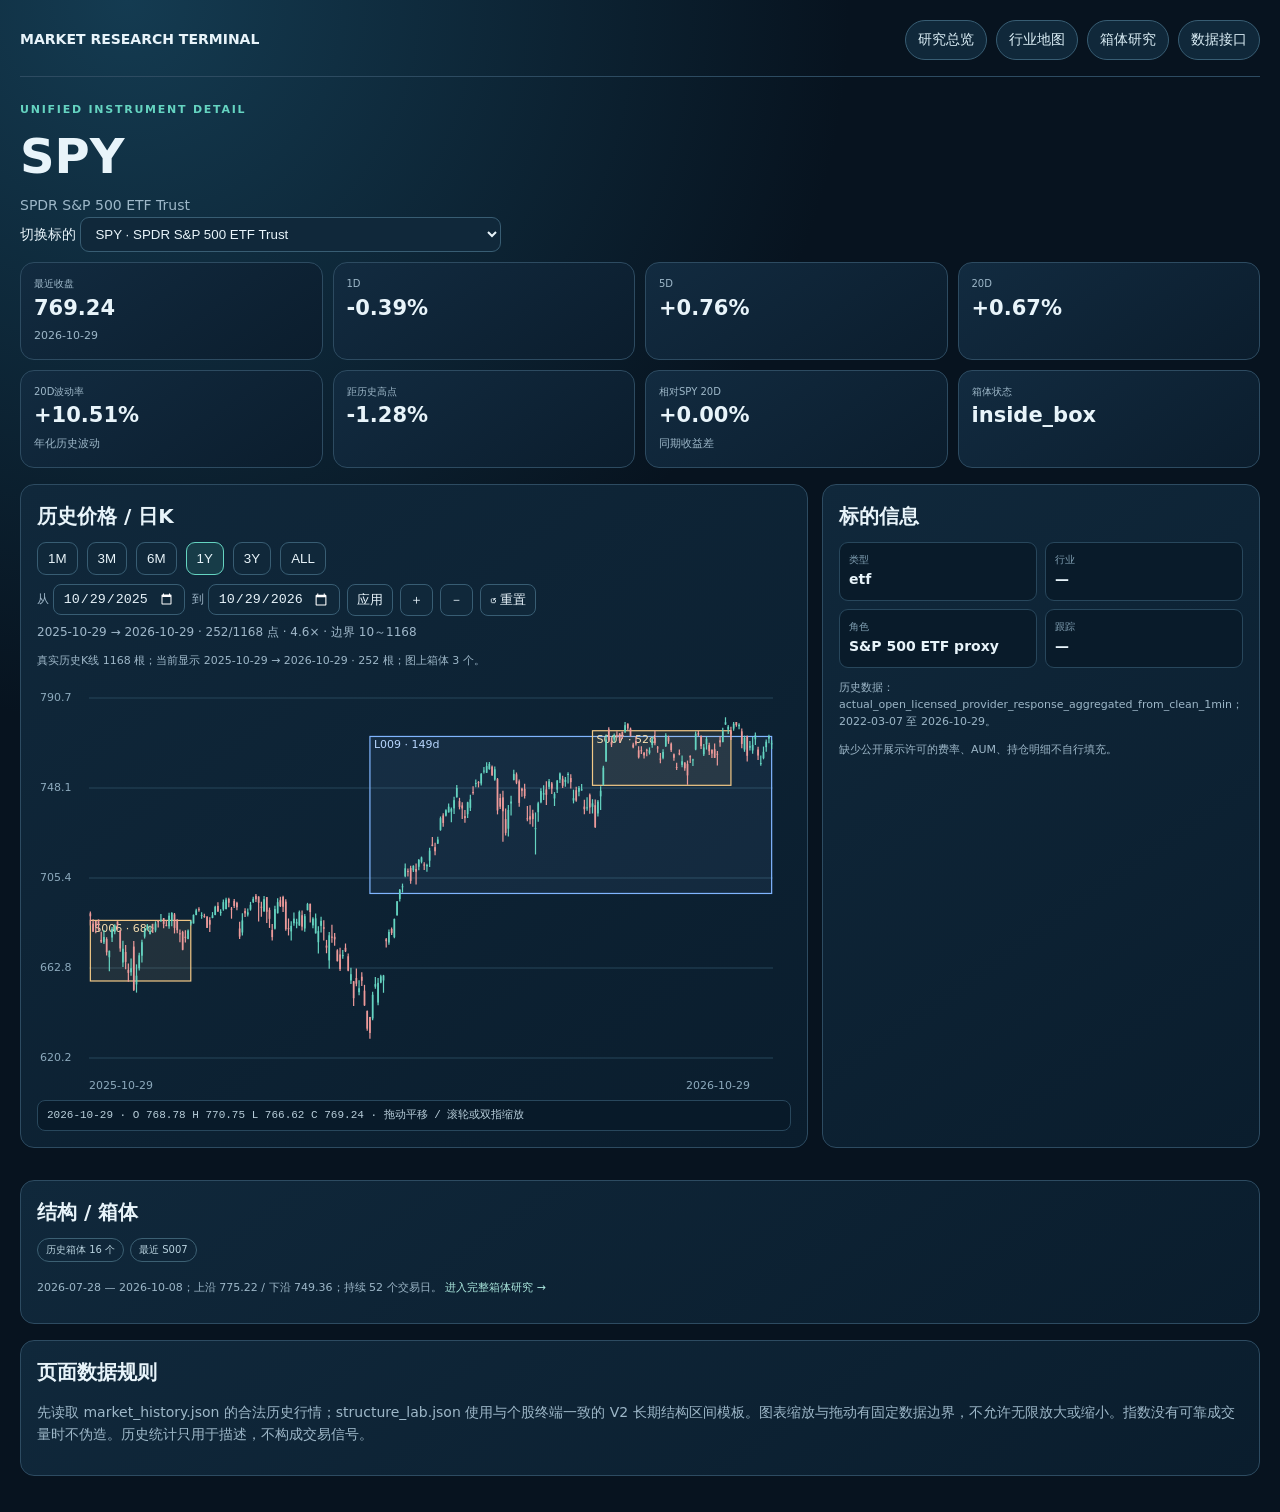
<file: docs/instrument.html>
<!doctype html><html lang="zh-CN"><head><meta charset="utf-8"><meta name="viewport" content="width=device-width,initial-scale=1"><meta name="description" content="美股核心ETF和指数统一详情、历史K线和结构统计"><title>Instrument Detail｜市场标的详情</title><link rel="stylesheet" href="./market-pages.css"></head><body><main class="mp-wrap"><nav class="mp-nav"><strong>MARKET RESEARCH TERMINAL</strong><div class="mp-links"><a href="./index.html">研究总览</a><a href="./sector-map.html">行业地图</a><a href="./structure-lab.html">箱体研究</a><a href="./api-status.html">数据接口</a></div></nav><section class="mp-hero"><div class="mp-eyebrow">UNIFIED INSTRUMENT DETAIL</div><h1 id="title">读取标的…</h1><div id="subtitle" class="mp-muted"></div><label>切换标的 <select id="pick" class="mp-select"></select></label></section><section id="kpis" class="mp-grid mp-kpis"></section><section class="mp-two"><div class="mp-panel"><h2>历史价格 / 日K</h2><div class="mp-toolbar" id="rangeButtons"><button data-range="1M">1M</button><button data-range="3M">3M</button><button data-range="6M">6M</button><button class="active" data-range="1Y">1Y</button><button data-range="3Y">3Y</button><button data-range="ALL">ALL</button></div><p id="coverage" class="mp-source">检查真实历史数据…</p><canvas id="chart" class="mp-chart" aria-label="历史价格图"></canvas><div id="hover" class="mp-hover">移到K线上查看 OHLC</div></div><div class="mp-panel"><h2>标的信息</h2><div id="meta" class="mp-meta"></div><p id="dataNote" class="mp-source"></p><p class="mp-source">缺少公开展示许可的费率、AUM、持仓明细不自行填充。</p></div></section><section class="mp-panel"><h2>结构 / 箱体</h2><div id="boxState" class="mp-empty">如果 structure_lab.json 存在该标的，这里显示真实 V2 结构区间摘要。</div></section><section class="mp-panel"><h2>页面数据规则</h2><p class="mp-muted">先读取 market_history.json 的合法历史行情；structure_lab.json 使用与个股终端一致的 V2 长期结构区间模板。图表缩放与拖动有固定数据边界，不允许无限放大或缩小。指数没有可靠成交量时不伪造。历史统计只用于描述，不构成交易信号。</p></section></main><script src="./instrument.js"></script><script src="./chart-template-v2.js?v=20261003-v2"></script></body></html>
</file>
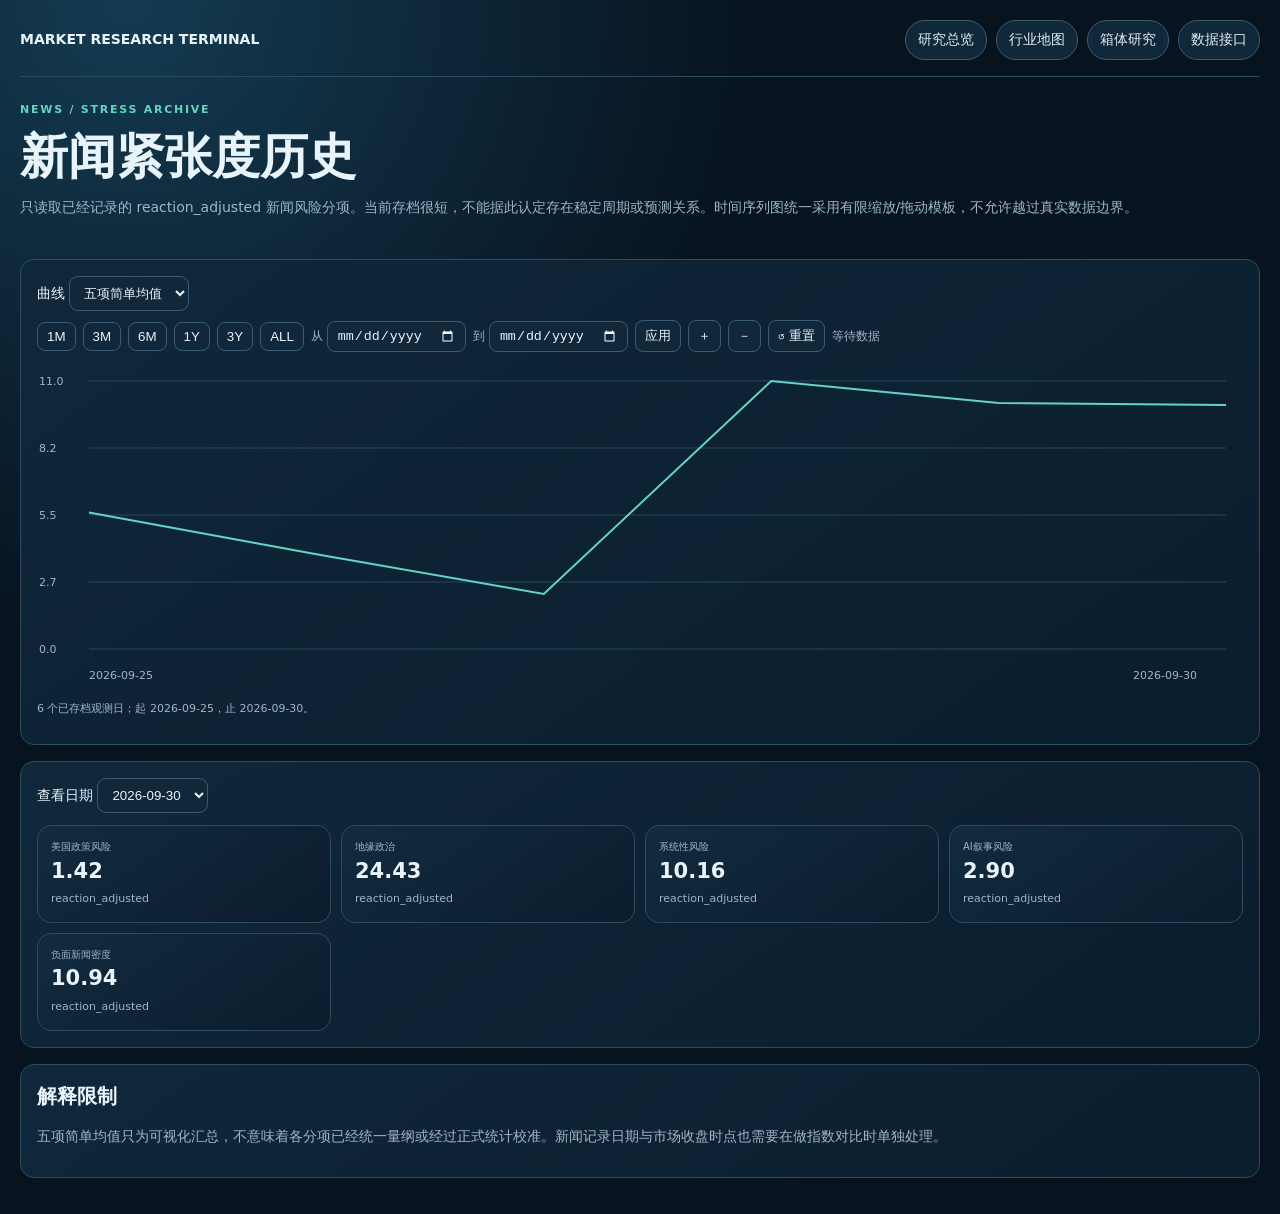
<file: docs/news-archive.html>
<!doctype html><html lang="zh-CN"><head><meta charset="utf-8"><meta name="viewport" content="width=device-width,initial-scale=1"><title>News Stress Archive｜新闻紧张度</title><link rel="stylesheet" href="./market-pages.css"></head><body><main class="mp-wrap"><nav class="mp-nav"><strong>MARKET RESEARCH TERMINAL</strong><div class="mp-links"><a href="./index.html">研究总览</a><a href="./sector-map.html">行业地图</a><a href="./structure-lab.html">箱体研究</a><a href="./api-status.html">数据接口</a></div></nav><section class="mp-hero"><div class="mp-eyebrow">NEWS / STRESS ARCHIVE</div><h1>新闻紧张度历史</h1><p class="mp-muted">只读取已经记录的 reaction_adjusted 新闻风险分项。当前存档很短，不能据此认定存在稳定周期或预测关系。时间序列图统一采用有限缩放/拖动模板，不允许越过真实数据边界。</p></section><section class="mp-panel"><div class="mp-toolbar"><label>曲线 <select id="series"><option value="composite">五项简单均值</option><option value="us_policy_event_sentiment">美国政策风险</option><option value="geopolitical_news_risk">地缘政治</option><option value="systemic_news_risk">系统性风险</option><option value="ai_narrative_risk">AI叙事风险</option><option value="negative_narrative_density">负面新闻密度</option></select></label></div><canvas id="chart" class="mp-chart" style="height:330px"></canvas><p id="coverage" class="mp-source">读取真实存档…</p></section><section class="mp-panel"><div class="mp-toolbar"><label>查看日期 <select id="day"></select></label></div><div id="detail" class="mp-grid mp-kpis" style="margin-top:12px"></div></section><section class="mp-panel"><h2>解释限制</h2><p class="mp-muted">五项简单均值只为可视化汇总，不意味着各分项已经统一量纲或经过正式统计校准。新闻记录日期与市场收盘时点也需要在做指数对比时单独处理。</p></section></main><script src="./news-archive.js"></script><script src="./chart-template-v2.js?v=20261003-v2"></script></body></html>
</file>
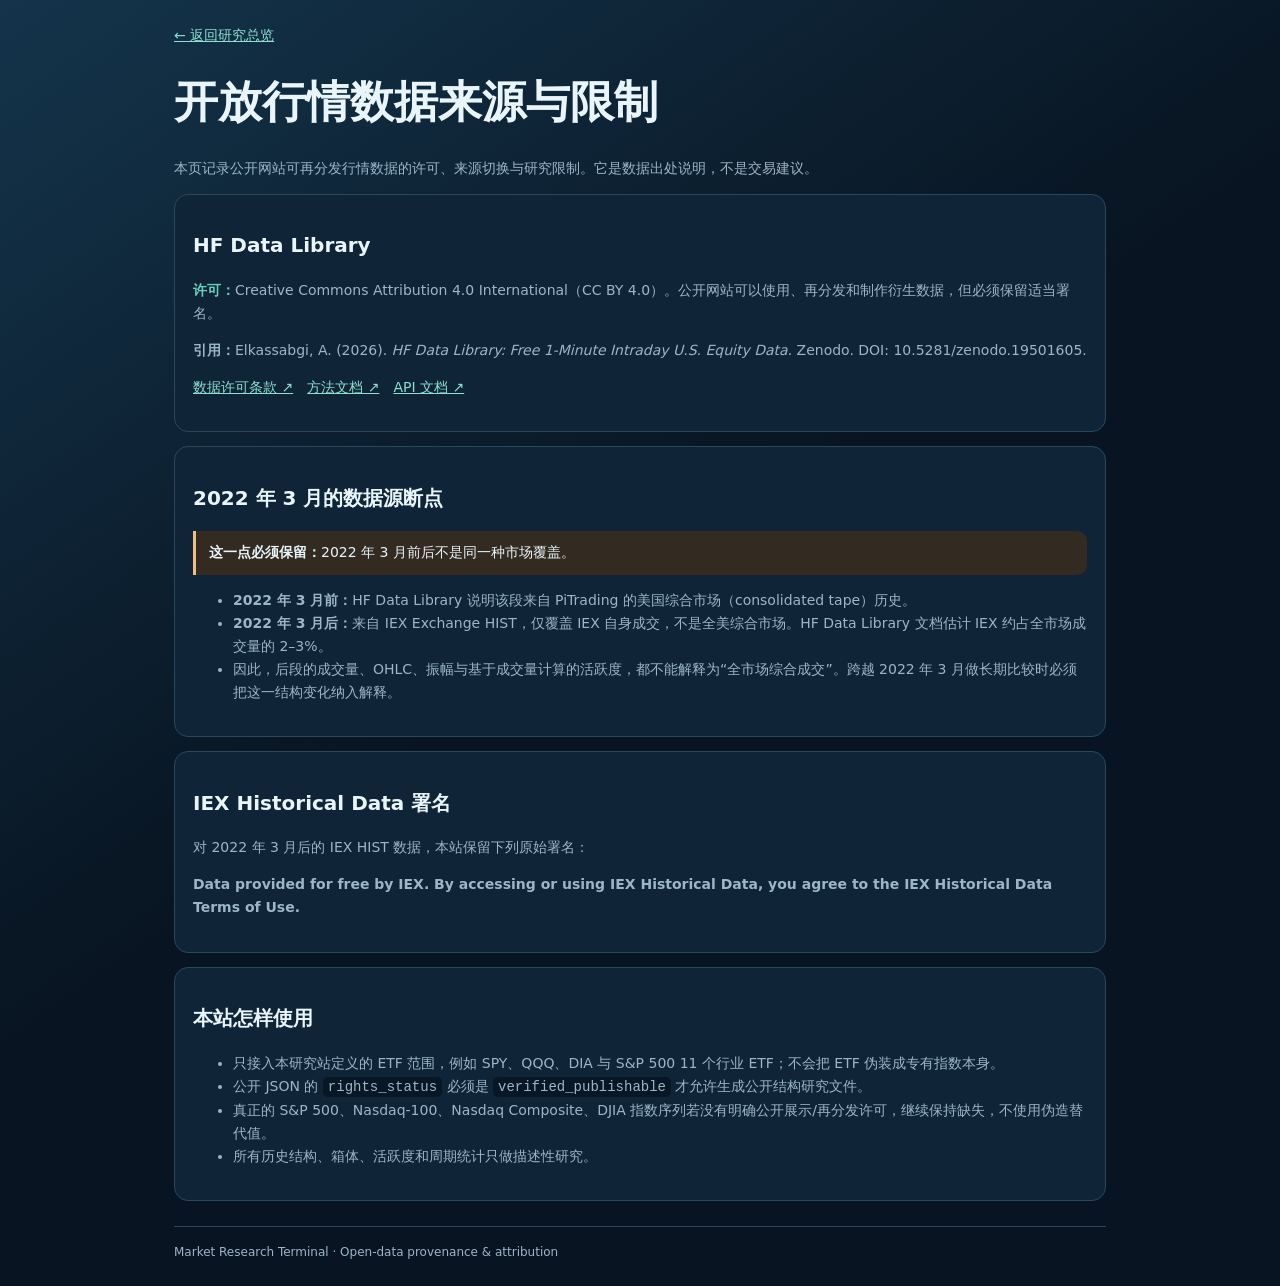
<file: docs/open-data-attribution.html>
<!doctype html>
<html lang="zh-CN">
<head>
<meta charset="utf-8"><meta name="viewport" content="width=device-width,initial-scale=1">
<title>开放行情数据来源与限制｜Market Research Terminal</title>
<style>
:root{color-scheme:dark;--bg:#081421;--card:#11263a;--line:#294860;--text:#eaf5fb;--muted:#9cb6c8;--ok:#63d2bd;--warn:#efc07d}*{box-sizing:border-box}body{margin:0;background:linear-gradient(145deg,#14344b,#081421 48%);color:var(--text);font:14px/1.65 system-ui,-apple-system,"PingFang SC","Microsoft Yahei",sans-serif}.wrap{max-width:980px;margin:auto;padding:24px}.card{border:1px solid var(--line);background:#0f2437;border-radius:14px;padding:18px;margin:14px 0}h1{font-size:clamp(28px,5vw,44px);line-height:1.15}h2{font-size:20px}p,li{color:var(--muted)}a{color:#8de0d1}.warn{border-left:3px solid var(--warn);padding:10px 13px;background:#332b22;border-radius:0 10px 10px 0}.ok{color:var(--ok)}code{background:#071725;padding:2px 5px;border-radius:5px}.foot{margin-top:25px;padding-top:16px;border-top:1px solid var(--line);font-size:12px;color:var(--muted)}</style>
</head>
<body><main class="wrap">
<a href="./index.html">← 返回研究总览</a>
<h1>开放行情数据来源与限制</h1>
<p>本页记录公开网站可再分发行情数据的许可、来源切换与研究限制。它是数据出处说明，不是交易建议。</p>
<section class="card"><h2>HF Data Library</h2><p><b class="ok">许可：</b>Creative Commons Attribution 4.0 International（CC BY 4.0）。公开网站可以使用、再分发和制作衍生数据，但必须保留适当署名。</p><p><b>引用：</b>Elkassabgi, A. (2026). <i>HF Data Library: Free 1-Minute Intraday U.S. Equity Data</i>. Zenodo. DOI: 10.5281/zenodo.19501605.</p><p><a href="https://hfdatalibrary.com/pages/terms" target="_blank" rel="noopener">数据许可条款 ↗</a>　<a href="https://hfdatalibrary.com/pages/docs" target="_blank" rel="noopener">方法文档 ↗</a>　<a href="https://hfdatalibrary.com/pages/api" target="_blank" rel="noopener">API 文档 ↗</a></p></section>
<section class="card"><h2>2022 年 3 月的数据源断点</h2><div class="warn"><b>这一点必须保留：</b>2022 年 3 月前后不是同一种市场覆盖。</div><ul><li><b>2022 年 3 月前：</b>HF Data Library 说明该段来自 PiTrading 的美国综合市场（consolidated tape）历史。</li><li><b>2022 年 3 月后：</b>来自 IEX Exchange HIST，仅覆盖 IEX 自身成交，不是全美综合市场。HF Data Library 文档估计 IEX 约占全市场成交量的 2–3%。</li><li>因此，后段的成交量、OHLC、振幅与基于成交量计算的活跃度，都不能解释为“全市场综合成交”。跨越 2022 年 3 月做长期比较时必须把这一结构变化纳入解释。</li></ul></section>
<section class="card"><h2>IEX Historical Data 署名</h2><p>对 2022 年 3 月后的 IEX HIST 数据，本站保留下列原始署名：</p><p><b>Data provided for free by IEX. By accessing or using IEX Historical Data, you agree to the IEX Historical Data Terms of Use.</b></p></section>
<section class="card"><h2>本站怎样使用</h2><ul><li>只接入本研究站定义的 ETF 范围，例如 SPY、QQQ、DIA 与 S&P 500 11 个行业 ETF；不会把 ETF 伪装成专有指数本身。</li><li>公开 JSON 的 <code>rights_status</code> 必须是 <code>verified_publishable</code> 才允许生成公开结构研究文件。</li><li>真正的 S&P 500、Nasdaq-100、Nasdaq Composite、DJIA 指数序列若没有明确公开展示/再分发许可，继续保持缺失，不使用伪造替代值。</li><li>所有历史结构、箱体、活跃度和周期统计只做描述性研究。</li></ul></section>
<div class="foot">Market Research Terminal · Open-data provenance & attribution</div>
</main></body></html>
</file>
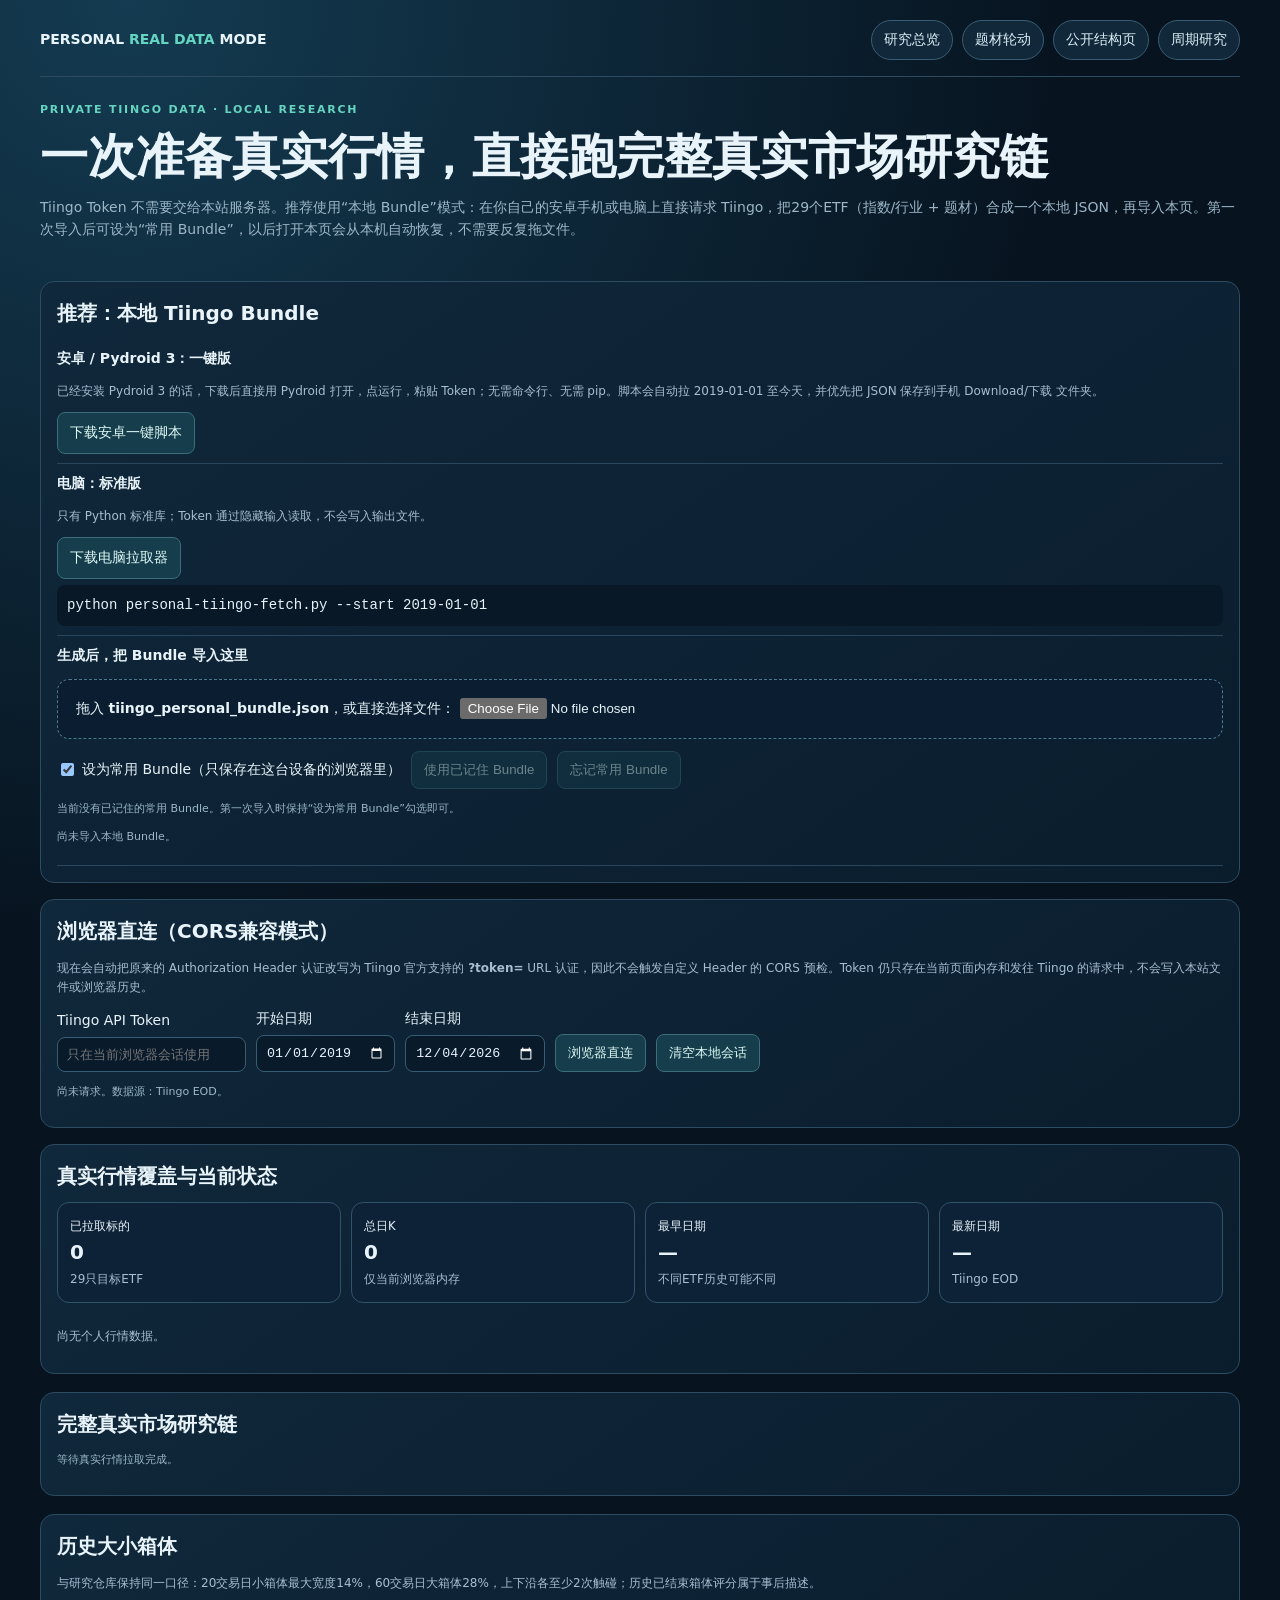
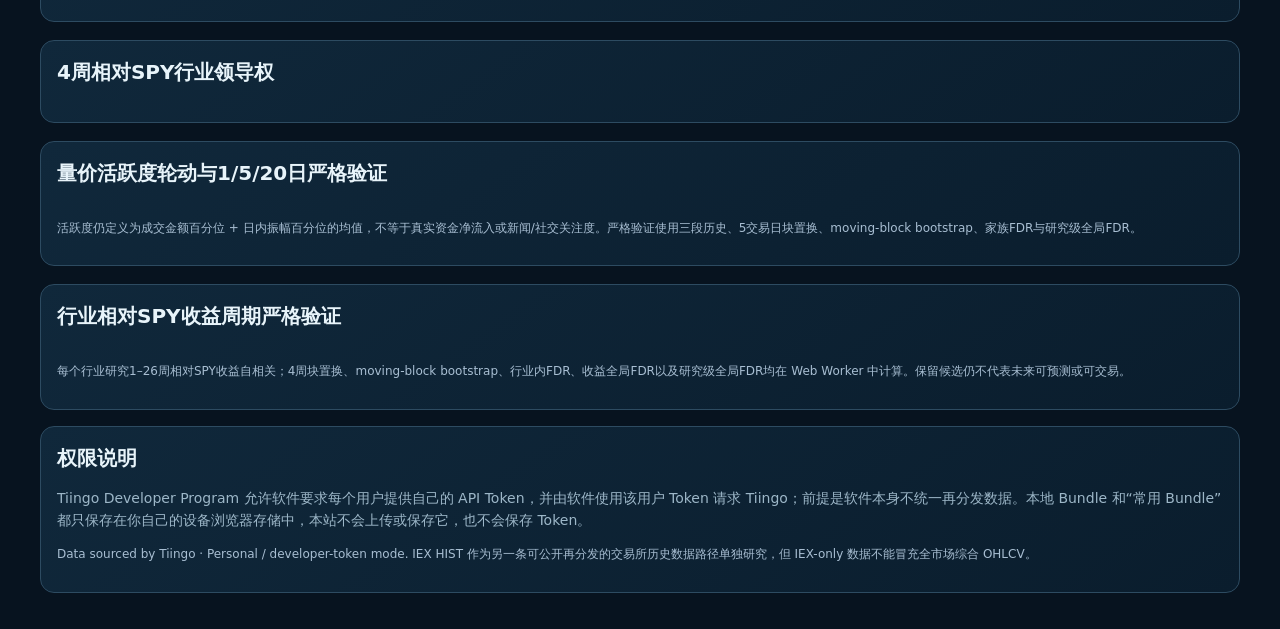
<file: docs/personal-data.html>
<!doctype html><html lang="zh-CN"><head><meta charset="utf-8"><meta name="viewport" content="width=device-width,initial-scale=1"><title>个人真实行情模式 | Market Research Terminal</title><link rel="stylesheet" href="./market-pages.css"><style>.pd-wrap{max-width:1240px;margin:auto;padding:20px}.pd-grid{display:grid;grid-template-columns:repeat(4,minmax(0,1fr));gap:10px}.pd-card{border:1px solid #31536a;background:#0e2237;border-radius:12px;padding:12px}.pd-card b{display:block;font-size:20px}.pd-row{display:flex;gap:10px;flex-wrap:wrap;align-items:end}.pd-row label{display:flex;flex-direction:column;gap:5px}.pd-row input{background:#091a2b;color:#eaf4ff;border:1px solid #385d73;border-radius:8px;padding:9px}.pd-btn{display:inline-block;background:#153d4c;color:#dffaf5;border:1px solid #3b6e79;border-radius:8px;padding:9px 12px;cursor:pointer;text-decoration:none}.pd-btn:disabled{opacity:.45;cursor:not-allowed}.pd-table{overflow:auto;margin-top:12px}.pd-table table{border-collapse:collapse;width:100%;min-width:950px}.pd-table th,.pd-table td{padding:8px;border-bottom:1px solid #29465c;text-align:right;white-space:nowrap}.pd-table th:first-child,.pd-table td:first-child{text-align:left}.pd-ok{color:#86d5a0}.pd-bad{color:#f0a3a3}.pd-note{font-size:12px;color:#a8bed2}.pd-section{margin-top:18px}.pd-section h2{margin-bottom:6px}.pd-step{padding:9px 0;border-bottom:1px solid #29465c}.pd-code{display:block;margin-top:6px;padding:10px;border-radius:8px;background:#081827;overflow:auto;white-space:nowrap}.pd-drop{margin-top:12px;padding:18px;border:1px dashed #4c7a8c;border-radius:12px;background:#0b1e31}.pd-drop-on{border-color:#65d4c1;background:#103247}.pd-drop input{max-width:100%}.pd-remember{margin-top:12px;align-items:center}.pd-remember label{flex-direction:row;align-items:center}.pd-remember input{padding:0}@media(max-width:800px){.pd-grid{grid-template-columns:1fr 1fr}}@media(max-width:520px){.pd-grid{grid-template-columns:1fr}.pd-wrap{padding:11px}}</style></head><body><main class="pd-wrap"><nav class="mp-nav"><strong>PERSONAL <span style="color:#65d4c1">REAL DATA</span> MODE</strong><div class="mp-links"><a href="./index.html">研究总览</a><a href="./theme-rotation.html">题材轮动</a><a href="./structure-lab.html">公开结构页</a><a href="./cycle-lab.html">周期研究</a></div></nav><section class="mp-hero"><div class="mp-eyebrow">PRIVATE TIINGO DATA · LOCAL RESEARCH</div><h1>一次准备真实行情，直接跑完整真实市场研究链</h1><p class="mp-muted">Tiingo Token 不需要交给本站服务器。推荐使用“本地 Bundle”模式：在你自己的安卓手机或电脑上直接请求 Tiingo，把29个ETF（指数/行业 + 题材）合成一个本地 JSON，再导入本页。第一次导入后可设为“常用 Bundle”，以后打开本页会从本机自动恢复，不需要反复拖文件。</p></section><section class="mp-panel"><h2>推荐：本地 Tiingo Bundle</h2><div class="pd-step"><b>安卓 / Pydroid 3：一键版</b><p class="pd-note">已经安装 Pydroid 3 的话，下载后直接用 Pydroid 打开，点运行，粘贴 Token；无需命令行、无需 pip。脚本会自动拉 2019-01-01 至今天，并优先把 JSON 保存到手机 Download/下载 文件夹。</p><a class="pd-btn" href="./personal-tiingo-android.py" download>下载安卓一键脚本</a></div><div class="pd-step"><b>电脑：标准版</b><p class="pd-note">只有 Python 标准库；Token 通过隐藏输入读取，不会写入输出文件。</p><a class="pd-btn" href="./personal-tiingo-fetch.py" download>下载电脑拉取器</a><code class="pd-code">python personal-tiingo-fetch.py --start 2019-01-01</code></div><div class="pd-step"><b>生成后，把 Bundle 导入这里</b><div id="bundleDrop" class="pd-drop">拖入 <b>tiingo_personal_bundle.json</b>，或直接选择文件： <input id="bundleFile" type="file" accept="application/json,.json"></div><div class="pd-row pd-remember"><label><input id="rememberBundle" type="checkbox" checked> 设为常用 Bundle（只保存在这台设备的浏览器里）</label><button id="useSavedBundle" class="pd-btn" disabled>使用已记住 Bundle</button><button id="forgetSavedBundle" class="pd-btn" disabled>忘记常用 Bundle</button></div><p id="savedBundleStatus" class="mp-source">正在检查本机是否已有常用 Bundle…</p><p id="importStatus" class="mp-source">尚未导入本地 Bundle。</p></div></section><section class="mp-panel"><h2>浏览器直连（CORS兼容模式）</h2><p class="pd-note">现在会自动把原来的 Authorization Header 认证改写为 Tiingo 官方支持的 <b>?token=</b> URL 认证，因此不会触发自定义 Header 的 CORS 预检。Token 仍只存在当前页面内存和发往 Tiingo 的请求中，不会写入本站文件或浏览器历史。</p><div class="pd-row"><label>Tiingo API Token<input id="token" type="password" autocomplete="off" spellcheck="false" placeholder="只在当前浏览器会话使用"></label><label>开始日期<input id="start" type="date" value="2019-01-01"></label><label>结束日期<input id="end" type="date"></label><button id="load" class="pd-btn">浏览器直连</button><button id="clear" class="pd-btn">清空本地会话</button></div><p id="status" class="mp-source">尚未请求。数据源：Tiingo EOD。</p></section><section class="mp-panel"><h2>真实行情覆盖与当前状态</h2><div id="summary" class="pd-grid"></div><div id="table" class="pd-table"></div></section><section class="mp-panel pd-section"><h2>完整真实市场研究链</h2><p id="researchStatus" class="mp-source">等待真实行情拉取或 Bundle 导入完成。</p><div id="researchSummary" class="pd-grid"></div></section><section class="mp-panel pd-section"><h2>历史大小箱体</h2><p class="pd-note">与研究仓库保持同一口径：20交易日小箱体最大宽度14%，60交易日大箱体28%，上下沿各至少2次触碰；历史已结束箱体评分属于事后描述。</p><div id="personalBoxes" class="pd-table"></div></section><section class="mp-panel pd-section"><h2>4周相对SPY行业领导权</h2><div id="leadershipSummary" class="pd-grid"></div><div id="leadershipTable" class="pd-table"></div></section><section class="mp-panel pd-section"><h2>量价活跃度轮动与1/5/20日严格验证</h2><div id="activityResearchSummary" class="pd-grid"></div><div id="activityValidationTable" class="pd-table"></div><p class="pd-note">活跃度仍定义为成交金额百分位 + 日内振幅百分位的均值，不等于真实资金净流入或新闻/社交关注度。严格验证使用三段历史、5交易日块置换、moving-block bootstrap、家族FDR与研究级全局FDR。</p></section><section class="mp-panel pd-section"><h2>行业相对SPY收益周期严格验证</h2><div id="cycleResearchSummary" class="pd-grid"></div><div id="cycleValidationTable" class="pd-table"></div><p class="pd-note">每个行业研究1–26周相对SPY收益自相关；4周块置换、moving-block bootstrap、行业内FDR、收益全局FDR以及研究级全局FDR均在 Web Worker 中计算。保留候选仍不代表未来可预测或可交易。</p></section><section class="mp-panel"><h2>权限说明</h2><p class="mp-muted">Tiingo Developer Program 允许软件要求每个用户提供自己的 API Token，并由软件使用该用户 Token 请求 Tiingo；前提是软件本身不统一再分发数据。本地 Bundle 和“常用 Bundle”都只保存在你自己的设备浏览器存储中，本站不会上传或保存它，也不会保存 Token。</p><p class="pd-note">Data sourced by Tiingo · Personal / developer-token mode. IEX HIST 作为另一条可公开再分发的交易所历史数据路径单独研究，但 IEX-only 数据不能冒充全市场综合 OHLCV。</p></section></main><script src="./tiingo-cors-fallback.js?v=20261001-v1"></script><script src="./personal-research.js?v=20261001-theme2"></script><script src="./personal-tiingo.js?v=20261001-cors1"></script><script src="./personal-import.js?v=20261001-theme2"></script></body></html>
</file>
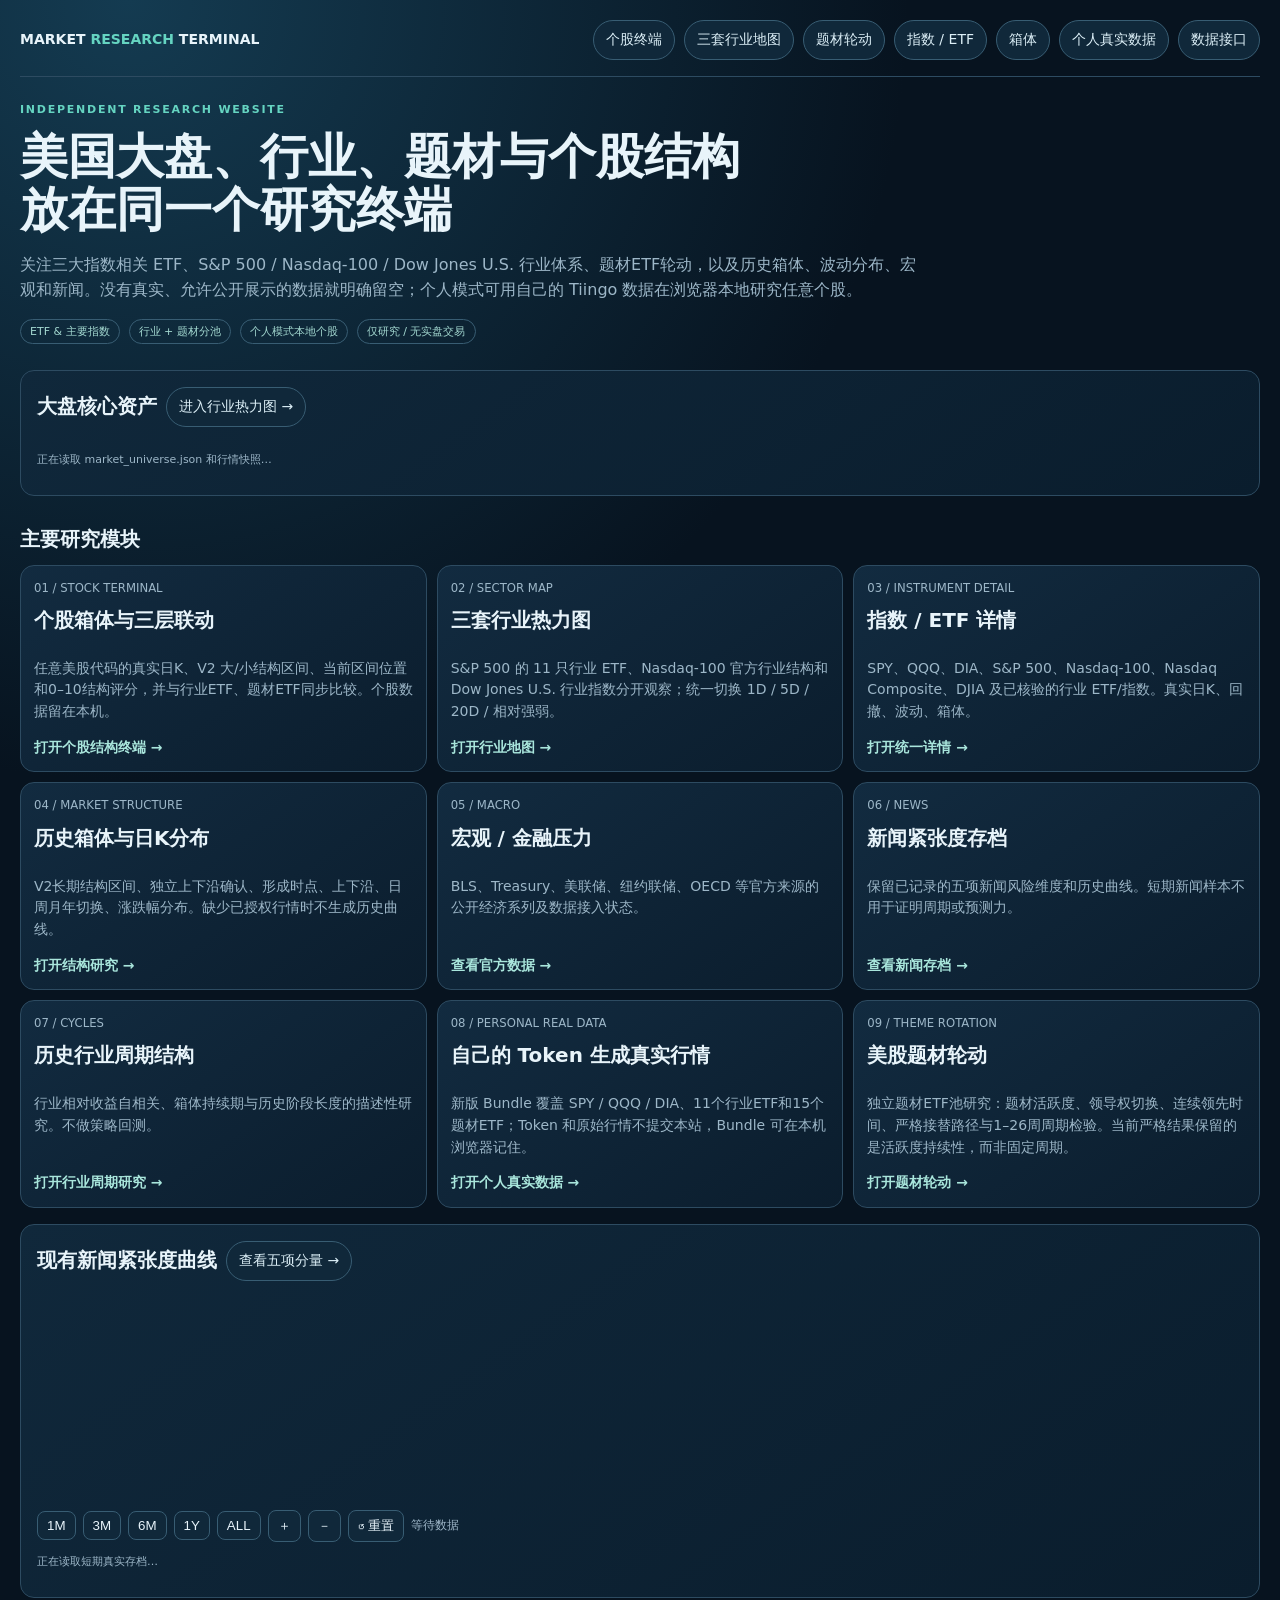
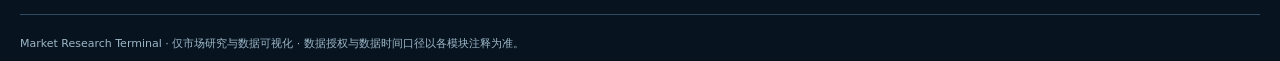
<file: docs/research-hub.html>
<!doctype html><html lang="zh-CN"><head><meta charset="utf-8"><meta name="viewport" content="width=device-width,initial-scale=1"><meta http-equiv="refresh" content="0; url=./index.html"><title>Market Research Hub</title></head><body><p>正在进入 <a href="./index.html">Market Research Hub</a>…</p></body></html>
</file>
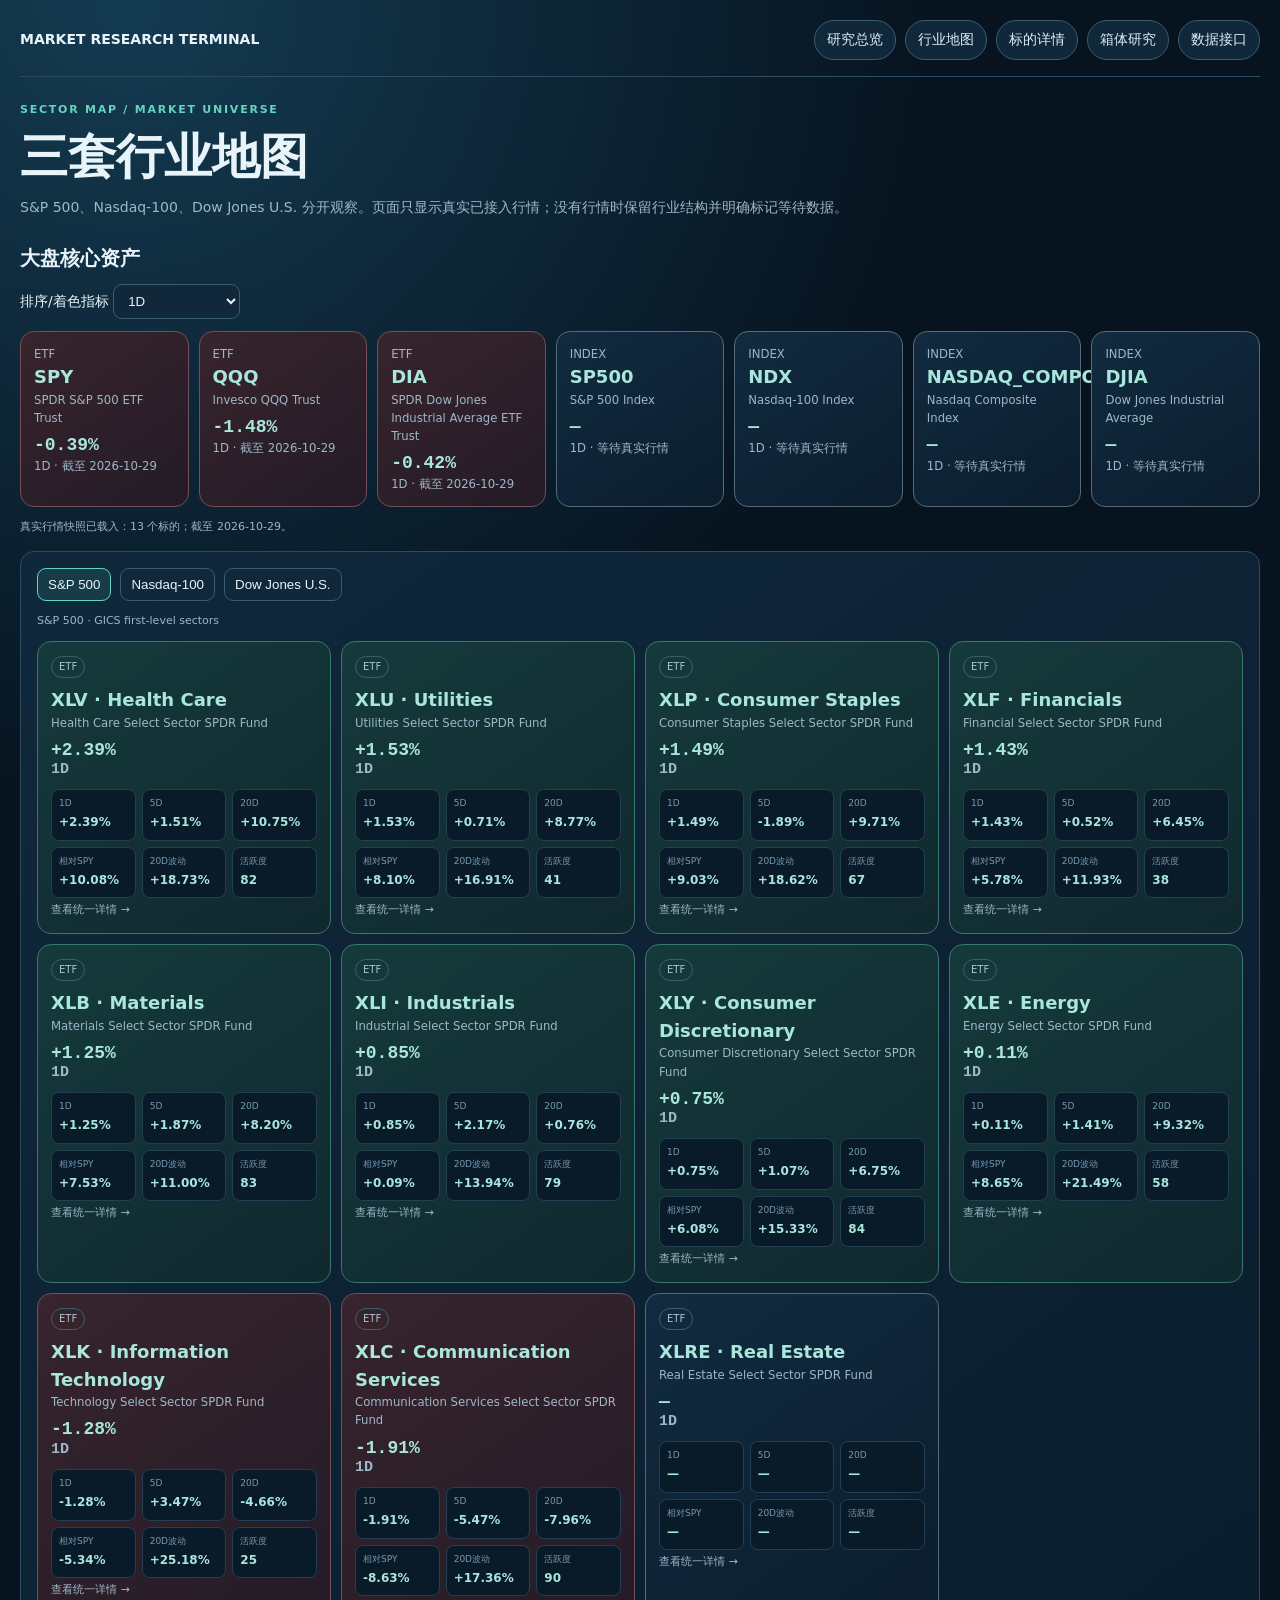
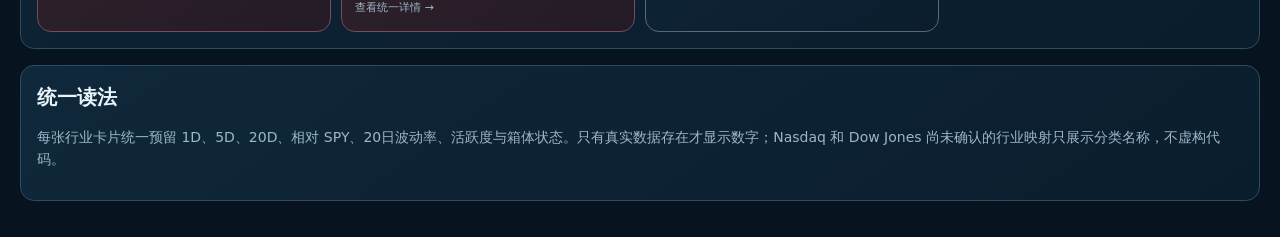
<file: docs/sector-map.html>
<!doctype html><html lang="zh-CN"><head><meta charset="utf-8"><meta name="viewport" content="width=device-width,initial-scale=1"><meta name="description" content="S&P 500、Nasdaq-100 与 Dow Jones U.S. 三套行业体系的统一市场地图"><title>Sector Map｜三套行业地图</title><link rel="stylesheet" href="./market-pages.css"></head><body><main class="mp-wrap"><nav class="mp-nav"><strong>MARKET RESEARCH TERMINAL</strong><div class="mp-links"><a href="./index.html">研究总览</a><a href="./sector-map.html">行业地图</a><a href="./instrument.html?symbol=SPY">标的详情</a><a href="./structure-lab.html">箱体研究</a><a href="./api-status.html">数据接口</a></div></nav><section class="mp-hero"><div class="mp-eyebrow">SECTOR MAP / MARKET UNIVERSE</div><h1>三套行业地图</h1><p class="mp-muted">S&P 500、Nasdaq-100、Dow Jones U.S. 分开观察。页面只显示真实已接入行情；没有行情时保留行业结构并明确标记等待数据。</p></section><section><h2>大盘核心资产</h2><div class="mp-toolbar"><label>排序/着色指标 <select id="metric"><option value="return_1d">1D</option><option value="return_5d">5D</option><option value="return_20d">20D</option><option value="relative_to_spy_20d">相对 SPY 20D</option><option value="volatility_20d">20D 波动率</option><option value="activity_score">活跃度</option></select></label></div><div id="overview" class="mp-grid mp-overview" style="margin-top:12px"></div><p id="snapshotStatus" class="mp-source">正在检查 market_snapshot.json…</p></section><section class="mp-panel"><div class="mp-toolbar" id="tabs"><button class="active" data-system="sp500">S&P 500</button><button data-system="nasdaq100">Nasdaq-100</button><button data-system="dow_us">Dow Jones U.S.</button></div><p id="systemNote" class="mp-source"></p><div id="sectorGrid" class="mp-grid mp-sector-grid" style="margin-top:12px"></div></section><section class="mp-panel"><h2>统一读法</h2><p class="mp-muted">每张行业卡片统一预留 1D、5D、20D、相对 SPY、20日波动率、活跃度与箱体状态。只有真实数据存在才显示数字；Nasdaq 和 Dow Jones 尚未确认的行业映射只展示分类名称，不虚构代码。</p></section></main><script src="./sector-map.js"></script></body></html>
</file>
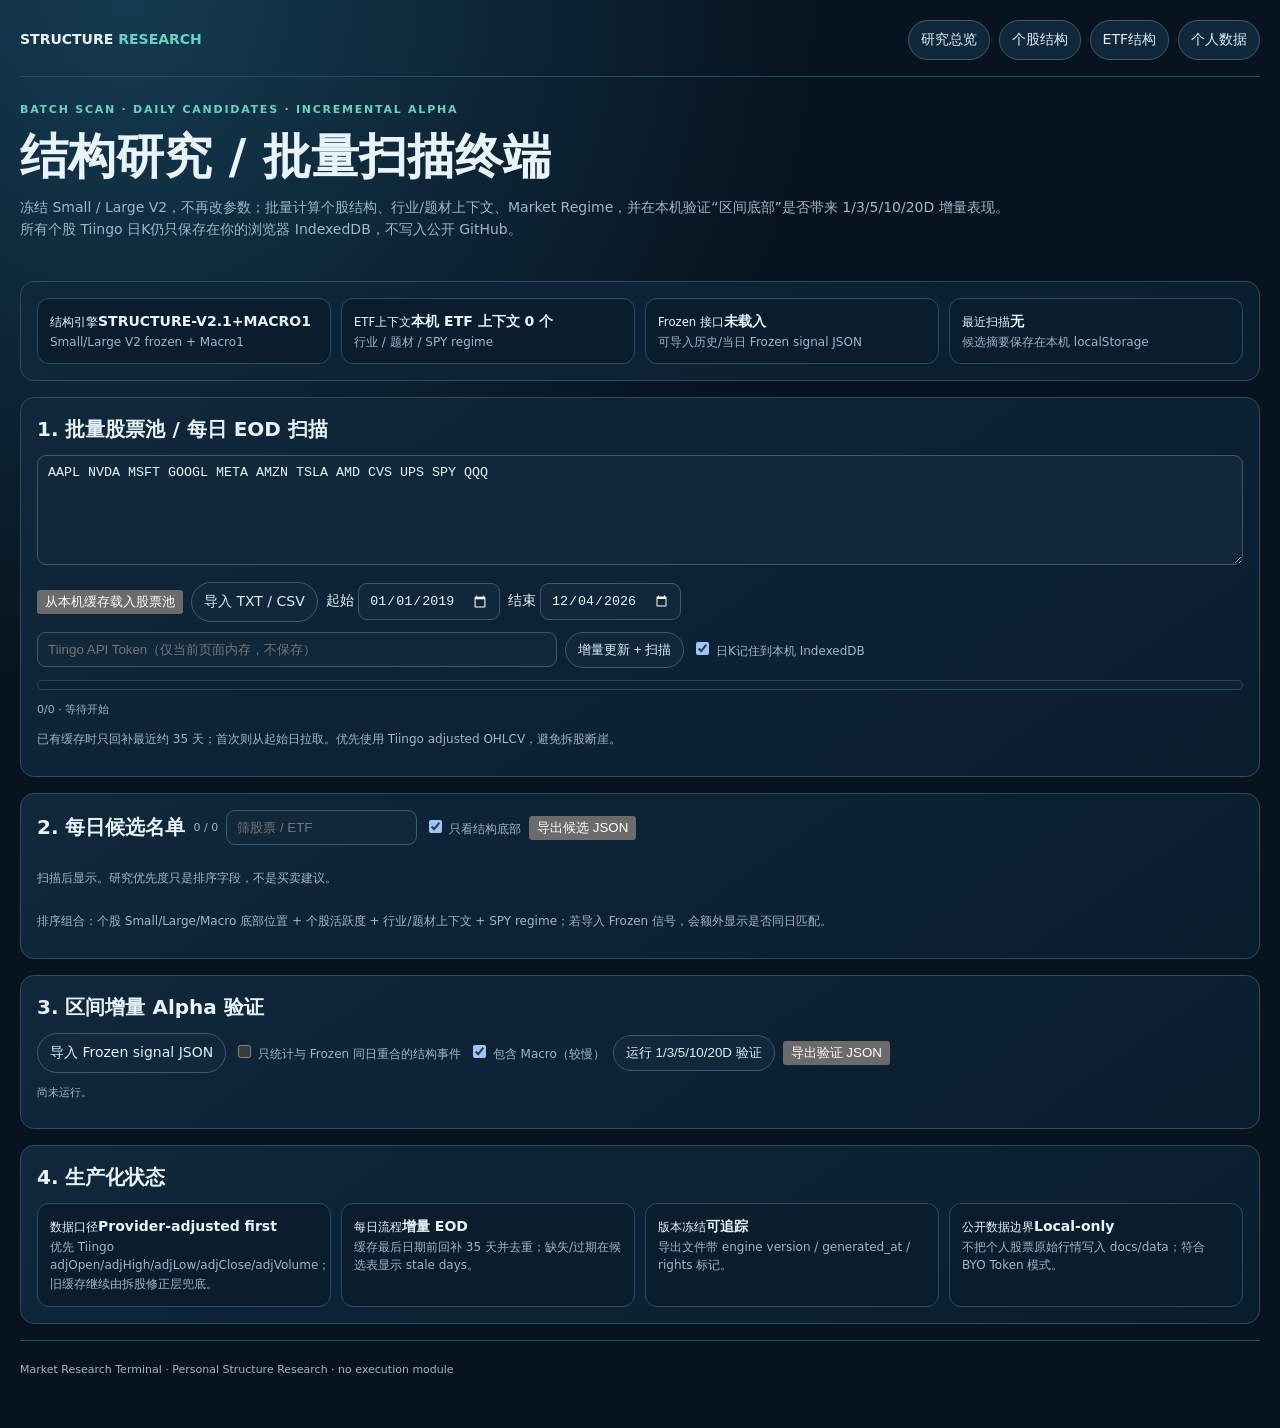
<file: docs/stock-research.html>
<!doctype html><html lang="zh-CN"><head><meta charset="utf-8"><meta name="viewport" content="width=device-width,initial-scale=1"><title>结构研究 / 批量扫描｜Market Research Terminal</title><link rel="stylesheet" href="./market-pages.css"><style>
.sr-grid{display:grid;grid-template-columns:repeat(4,minmax(0,1fr));gap:10px}.sr-card{border:1px solid var(--mp-line);background:#0a1d2d;border-radius:12px;padding:12px}.sr-input{background:#10283a;border:1px solid #385d73;color:var(--mp-text);border-radius:9px;padding:9px 10px}.sr-token{min-width:min(520px,100%)}textarea.sr-input{width:100%;min-height:110px;resize:vertical}.sr-actions{display:flex;gap:8px;flex-wrap:wrap;align-items:center}.sr-progress{height:10px;border-radius:999px;background:#0c2234;overflow:hidden;border:1px solid #29465c}.sr-progress>i{display:block;height:100%;width:0;background:#65d4c1;transition:width .18s}.scroll{overflow:auto}.scroll table{border-collapse:collapse;width:100%;min-width:1180px}.scroll th,.scroll td{padding:8px;border-bottom:1px solid #29465c;text-align:right;white-space:nowrap}.scroll th:first-child,.scroll td:first-child{text-align:left}.ok{color:#86d5a0}.bad{color:#f0a3a3}.warn{color:#f3c987}.small{font-size:12px;color:var(--mp-muted)}@media(max-width:900px){.sr-grid{grid-template-columns:1fr 1fr}}@media(max-width:620px){.sr-grid{grid-template-columns:1fr}.sr-token{min-width:100%;width:100%}}
</style></head><body><main class="mp-wrap"><nav class="mp-nav"><strong>STRUCTURE <span style="color:#65d4c1">RESEARCH</span></strong><div class="mp-links"><a href="./index.html">研究总览</a><a href="./stock-terminal.html">个股结构</a><a href="./structure-lab.html">ETF结构</a><a href="./personal-data.html">个人数据</a></div></nav>
<section class="mp-hero"><div class="mp-eyebrow">BATCH SCAN · DAILY CANDIDATES · INCREMENTAL ALPHA</div><h1>结构研究 / 批量扫描终端</h1><p class="mp-muted" style="max-width:1000px">冻结 Small / Large V2，不再改参数；批量计算个股结构、行业/题材上下文、Market Regime，并在本机验证“区间底部”是否带来 1/3/5/10/20D 增量表现。所有个股 Tiingo 日K仍只保存在你的浏览器 IndexedDB，不写入公开 GitHub。</p></section>
<section class="mp-panel"><div class="sr-grid"><div class="sr-card"><small>结构引擎</small><b id="engineVersion">—</b><div class="small">Small/Large V2 frozen + Macro1</div></div><div class="sr-card"><small>ETF上下文</small><b id="contextState">读取中</b><div class="small">行业 / 题材 / SPY regime</div></div><div class="sr-card"><small>Frozen 接口</small><b id="frozenState">未载入</b><div class="small">可导入历史/当日 Frozen signal JSON</div></div><div class="sr-card"><small>最近扫描</small><b id="lastRun">无</b><div class="small">候选摘要保存在本机 localStorage</div></div></div></section>
<section class="mp-panel"><h2>1. 批量股票池 / 每日 EOD 扫描</h2><textarea id="symbols" class="sr-input" spellcheck="false">AAPL NVDA MSFT GOOGL META AMZN TSLA AMD CVS UPS SPY QQQ</textarea><div class="sr-actions" style="margin-top:10px"><button id="useCached">从本机缓存载入股票池</button><label class="mp-btn">导入 TXT / CSV<input id="universeFile" type="file" accept=".txt,.csv,text/plain,text/csv" hidden></label><label>起始 <input id="start" class="sr-input" type="date"></label><label>结束 <input id="end" class="sr-input" type="date"></label></div><div class="sr-actions" style="margin-top:10px"><input id="token" class="sr-input sr-token" type="password" placeholder="Tiingo API Token（仅当前页面内存，不保存）" autocomplete="off"><button id="runScan" class="mp-btn">增量更新 + 扫描</button><label class="small"><input id="remember" type="checkbox" checked> 日K记住到本机 IndexedDB</label></div><div class="sr-progress" style="margin-top:12px"><i id="scanProgress"></i></div><p id="scanProgressText" class="mp-source">0/0 · 等待开始</p><p id="scanNote" class="small">已有缓存时只回补最近约 35 天；首次则从起始日拉取。优先使用 Tiingo adjusted OHLCV，避免拆股断崖。</p></section>
<section class="mp-panel"><div class="sr-actions"><h2 style="margin:0">2. 每日候选名单</h2><span id="candidateCount" class="mp-source">0 / 0</span><input id="filter" class="sr-input" placeholder="筛股票 / ETF"><label class="small"><input id="onlyBottom" type="checkbox" checked> 只看结构底部</label><button id="exportCandidates">导出候选 JSON</button></div><div id="candidateTable" class="scroll" style="margin-top:12px"><p class="small">扫描后显示。研究优先度只是排序字段，不是买卖建议。</p></div><p class="small">排序组合：个股 Small/Large/Macro 底部位置 + 个股活跃度 + 行业/题材上下文 + SPY regime；若导入 Frozen 信号，会额外显示是否同日匹配。</p></section>
<section class="mp-panel"><h2>3. 区间增量 Alpha 验证</h2><div class="sr-actions"><label class="mp-btn">导入 Frozen signal JSON<input id="frozenFile" type="file" accept="application/json,.json" hidden></label><label class="small"><input id="alphaFrozen" type="checkbox"> 只统计与 Frozen 同日重合的结构事件</label><label class="small"><input id="alphaMacro" type="checkbox" checked> 包含 Macro（较慢）</label><button id="validateAlpha" class="mp-btn">运行 1/3/5/10/20D 验证</button><button id="exportAlpha">导出验证 JSON</button></div><p id="alphaState" class="mp-source">尚未运行。</p><div id="alphaTable" class="scroll"></div></section>
<section class="mp-panel"><h2>4. 生产化状态</h2><div class="sr-grid"><div class="sr-card"><small>数据口径</small><b>Provider-adjusted first</b><div class="small">优先 Tiingo adjOpen/adjHigh/adjLow/adjClose/adjVolume；旧缓存继续由拆股修正层兜底。</div></div><div class="sr-card"><small>每日流程</small><b>增量 EOD</b><div class="small">缓存最后日期前回补 35 天并去重；缺失/过期在候选表显示 stale days。</div></div><div class="sr-card"><small>版本冻结</small><b>可追踪</b><div class="small">导出文件带 engine version / generated_at / rights 标记。</div></div><div class="sr-card"><small>公开数据边界</small><b>Local-only</b><div class="small">不把个人股票原始行情写入 docs/data；符合 BYO Token 模式。</div></div></div></section>
<footer class="mp-source" style="border-top:1px solid #2d4b61;padding:20px 0 30px">Market Research Terminal · Personal Structure Research · no execution module</footer></main><script src="./tiingo-cors-fallback.js?v=20261001-v2"></script><script src="./stock-structure-core.js?v=20261001-v1"></script><script src="./stock-research.js?v=20261001-v1"></script></body></html>
</file>
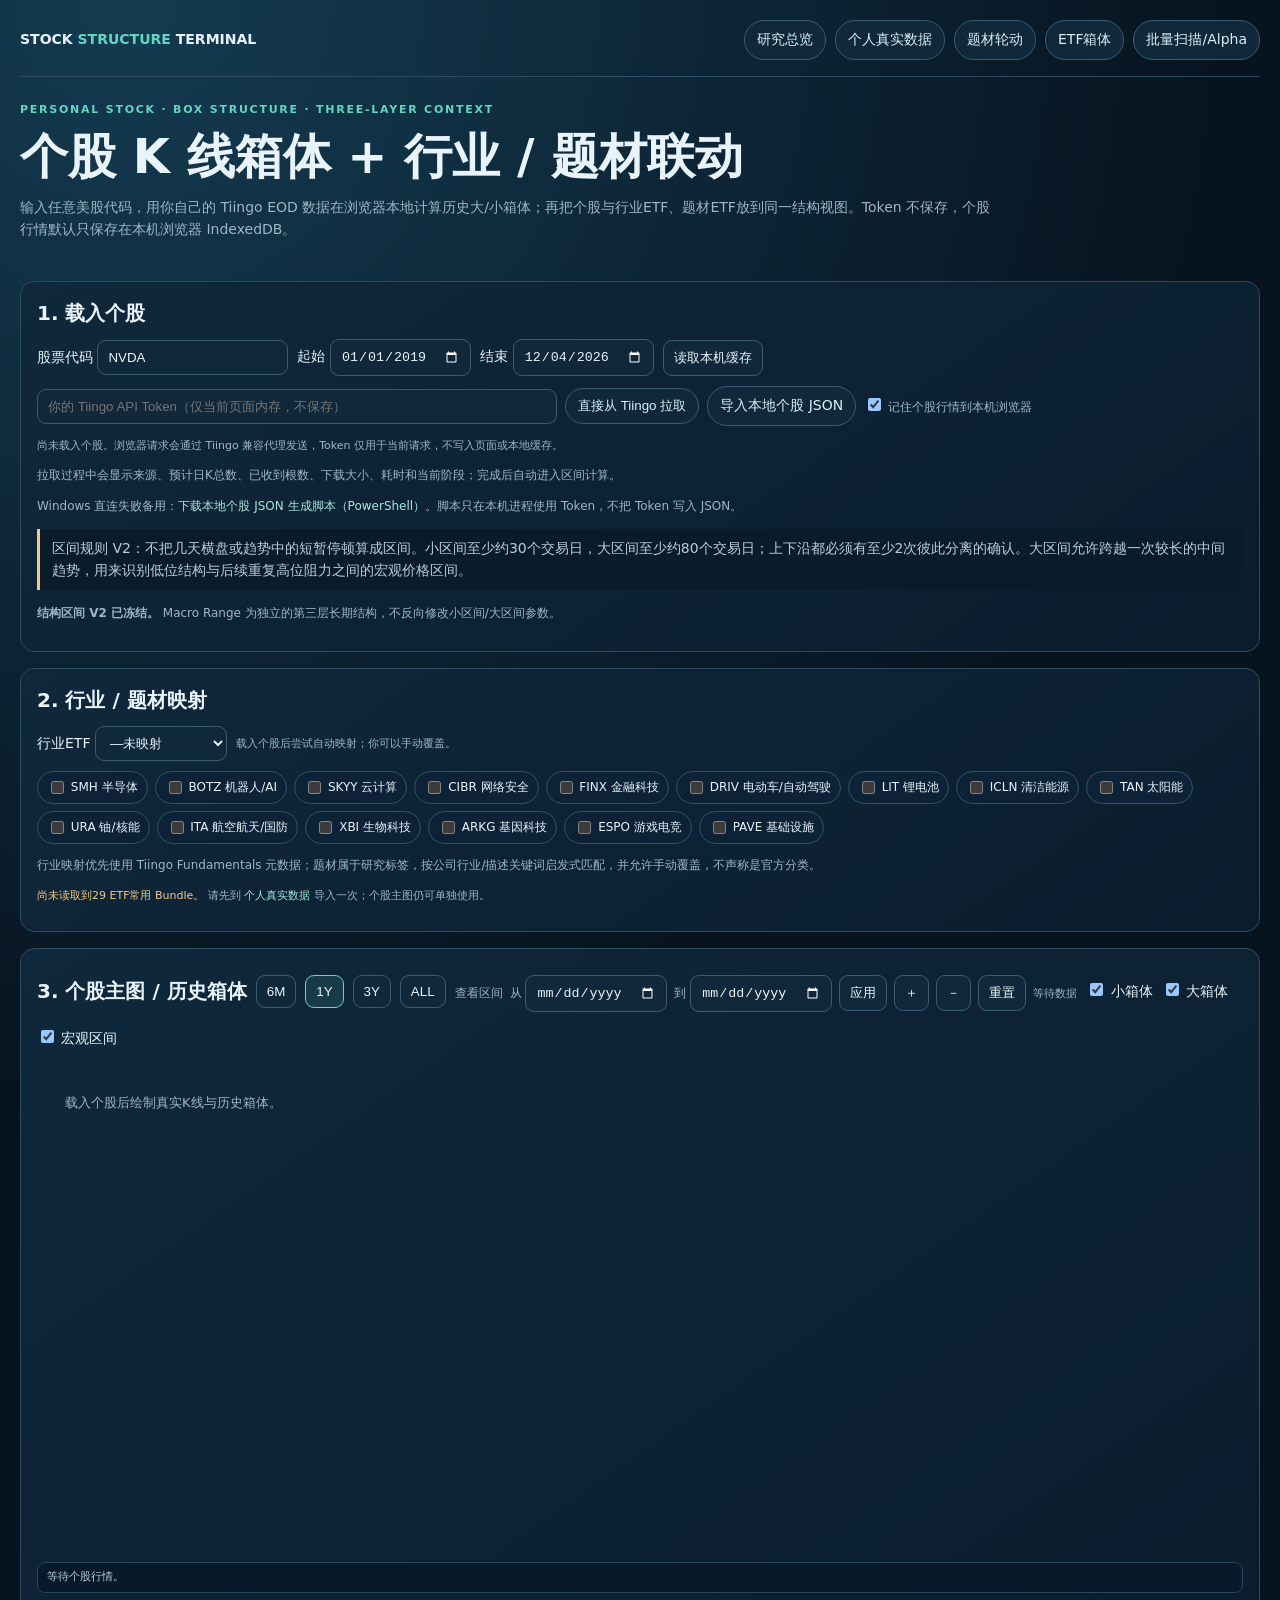
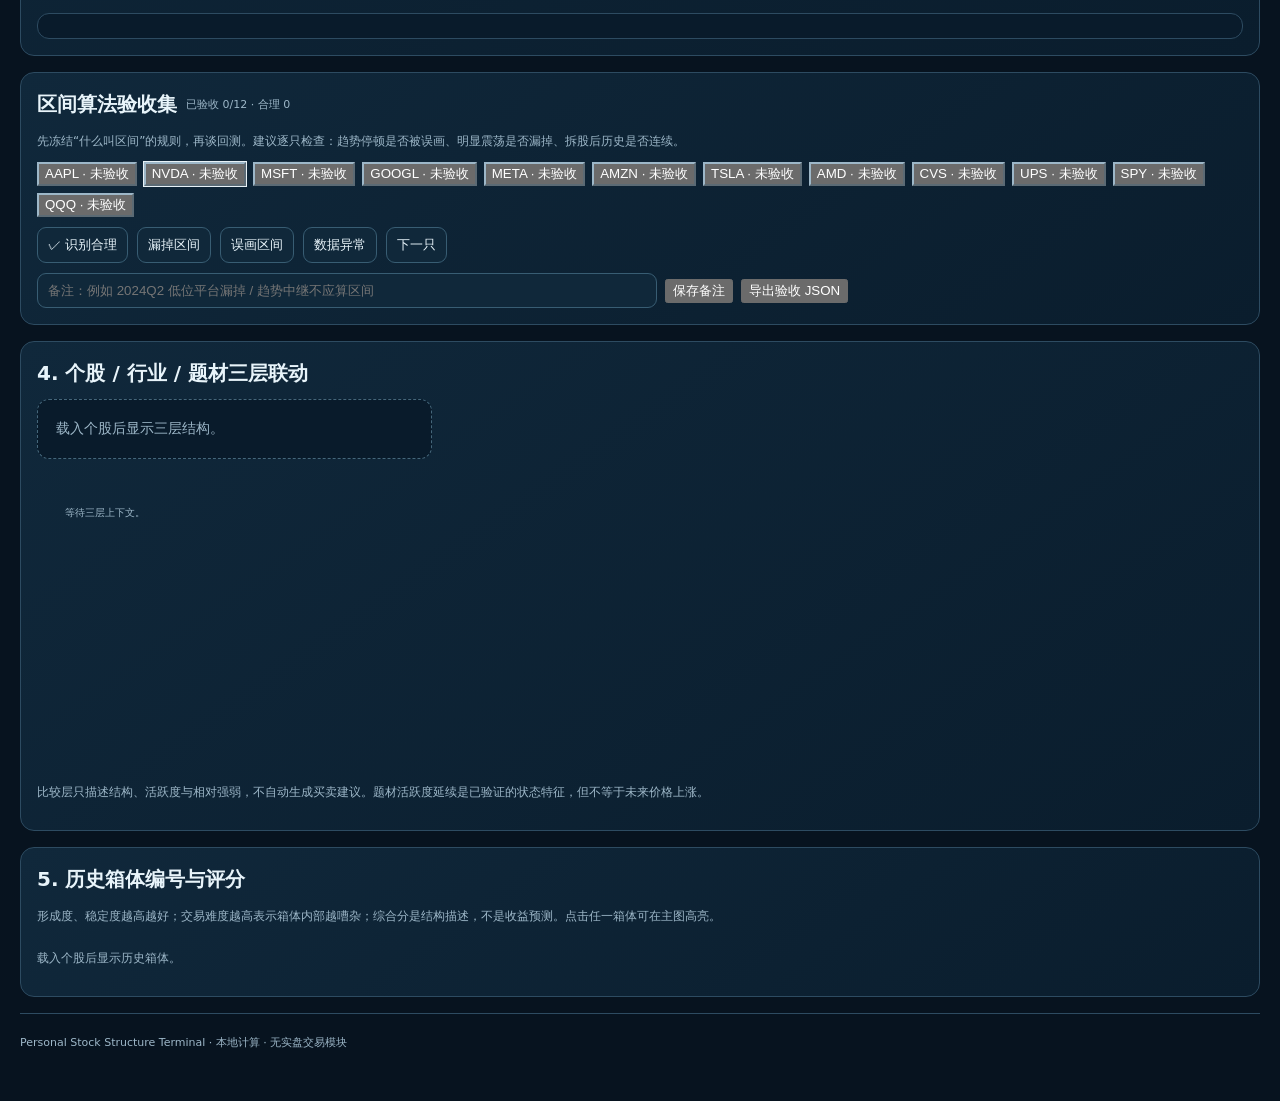
<file: docs/stock-terminal.html>
<!doctype html><html lang="zh-CN"><head><meta charset="utf-8"><meta name="viewport" content="width=device-width,initial-scale=1"><meta name="description" content="个人美股个股K线箱体可视化与个股-行业-题材三层联动"><title>个股结构终端｜Market Research Terminal</title><link rel="stylesheet" href="./market-pages.css"><style>
.st-grid{display:grid;grid-template-columns:repeat(4,minmax(0,1fr));gap:10px}.st-card{border:1px solid var(--mp-line);background:#0a1d2d;border-radius:12px;padding:12px}.st-card small{display:block;color:var(--mp-muted)}.st-card b{display:block;font-size:18px;margin:3px 0}.st-input{background:#10283a;border:1px solid #385d73;color:var(--mp-text);border-radius:9px;padding:9px 10px;min-width:120px}.st-token{min-width:min(520px,100%)}.st-note{font-size:12px;color:var(--mp-muted)}.st-ok{color:#86d5a0}.st-bad{color:#f0a3a3}.st-warn{color:#f3c987}.st-theme{display:flex;gap:7px;flex-wrap:wrap}.st-theme label{border:1px solid #31536a;border-radius:999px;padding:6px 9px;background:#0e2237;font-size:12px;cursor:pointer}.st-theme input{vertical-align:middle}.st-table{overflow:auto}.st-table table{border-collapse:collapse;width:100%;min-width:1050px}.st-table th,.st-table td{padding:8px;border-bottom:1px solid #29465c;text-align:right;white-space:nowrap}.st-table th:first-child,.st-table td:first-child{text-align:left}.st-row{cursor:pointer}.st-row:hover{background:#10283a}.st-row.sel{outline:1px solid var(--mp-gold);outline-offset:-1px}.st-chart{height:500px}.st-compare{height:300px}.st-boxgrid{display:grid;grid-template-columns:repeat(2,minmax(0,1fr));gap:10px}.st-box{border:1px solid #2d4b61;border-radius:12px;padding:12px;background:#091b2b}.st-box b{font-size:19px}.st-legend{display:flex;gap:12px;flex-wrap:wrap;font-size:11px;color:var(--mp-muted)}.st-dot{display:inline-block;width:9px;height:9px;border-radius:50%;margin-right:5px}.st-data-actions{display:flex;gap:8px;flex-wrap:wrap;align-items:center}.st-hidden{display:none}.st-help{border-left:3px solid var(--mp-gold);padding:9px 12px;background:#0a1b2a;color:#b8ceda}.st-layer-grid{grid-template-columns:repeat(3,minmax(0,1fr))}@media(max-width:1000px){.st-grid{grid-template-columns:repeat(2,1fr)}.st-layer-grid{grid-template-columns:1fr 1fr}}@media(max-width:650px){.st-grid,.st-boxgrid,.st-layer-grid{grid-template-columns:1fr}.st-chart{height:390px}.st-token{min-width:100%;width:100%}}
</style></head><body><main class="mp-wrap"><nav class="mp-nav"><strong>STOCK <span style="color:#65d4c1">STRUCTURE</span> TERMINAL</strong><div class="mp-links"><a href="./index.html">研究总览</a><a href="./personal-data.html">个人真实数据</a><a href="./theme-rotation.html">题材轮动</a><a href="./structure-lab.html">ETF箱体</a></div></nav>
<section class="mp-hero"><div class="mp-eyebrow">PERSONAL STOCK · BOX STRUCTURE · THREE-LAYER CONTEXT</div><h1>个股 K 线箱体 + 行业 / 题材联动</h1><p class="mp-muted" style="max-width:980px">输入任意美股代码，用你自己的 Tiingo EOD 数据在浏览器本地计算历史大/小箱体；再把个股与行业ETF、题材ETF放到同一结构视图。Token 不保存，个股行情默认只保存在本机浏览器 IndexedDB。</p></section>
<section class="mp-panel"><h2>1. 载入个股</h2><div class="mp-toolbar"><label>股票代码 <input id="ticker" class="st-input" value="NVDA" autocomplete="off" spellcheck="false"></label><label>起始 <input id="start" class="st-input" type="date" value="2019-01-01"></label><label>结束 <input id="end" class="st-input" type="date"></label><button id="useSaved">读取本机缓存</button></div><div class="st-data-actions" style="margin-top:10px"><input id="token" class="st-input st-token" type="password" placeholder="你的 Tiingo API Token（仅当前页面内存，不保存）" autocomplete="off"><button id="fetchStock" class="mp-btn" type="button">直接从 Tiingo 拉取</button><label class="mp-btn">导入本地个股 JSON<input id="stockFile" class="st-hidden" type="file" accept="application/json,.json"></label><label class="st-note"><input id="rememberStock" type="checkbox" checked> 记住个股行情到本机浏览器</label></div><p id="stockStatus" class="mp-source">尚未载入个股。浏览器请求会通过 Tiingo 兼容代理发送，Token 仅用于当前请求，不写入页面或本地缓存。</p><p class="st-note">拉取过程中会显示来源、预计日K总数、已收到根数、下载大小、耗时和当前阶段；完成后自动进入区间计算。</p><p class="st-note">Windows 直连失败备用：<a href="./personal-stock-fetch.ps1">下载本地个股 JSON 生成脚本（PowerShell）</a>。脚本只在本机进程使用 Token，不把 Token 写入 JSON。</p><p class="st-help">区间规则 V2：不把几天横盘或趋势中的短暂停顿算成区间。小区间至少约30个交易日，大区间至少约80个交易日；上下沿都必须有至少2次彼此分离的确认。大区间允许跨越一次较长的中间趋势，用来识别低位结构与后续重复高位阻力之间的宏观价格区间。</p></section>
<section class="mp-panel"><h2>2. 行业 / 题材映射</h2><div class="mp-toolbar"><label>行业ETF <select id="sectorPick" class="st-input"></select></label><span id="mappingStatus" class="mp-source">载入个股后尝试自动映射；你可以手动覆盖。</span></div><div id="themeChecks" class="st-theme" style="margin-top:10px"></div><p class="st-note">行业映射优先使用 Tiingo Fundamentals 元数据；题材属于研究标签，按公司行业/描述关键词启发式匹配，并允许手动覆盖，不声称是官方分类。</p><p id="contextStatus" class="mp-source">正在读取你已经保存的 29 ETF Bundle，作为行业/题材上下文。</p></section>
<section class="mp-panel"><div class="mp-toolbar"><h2 style="margin:0">3. 个股主图 / 历史箱体</h2><div id="rangeButtons" class="mp-toolbar"><button data-range="6M">6M</button><button class="active" data-range="1Y">1Y</button><button data-range="3Y">3Y</button><button data-range="ALL">ALL</button></div><label><input id="showSmall" type="checkbox" checked> 小箱体</label><label><input id="showLarge" type="checkbox" checked> 大箱体</label></div><div id="stockKpis" class="st-grid" style="margin-top:12px"></div><canvas id="stockChart" class="mp-chart st-chart" aria-label="个股历史K线与箱体"></canvas><div id="stockHover" class="mp-hover">等待个股行情。</div><div id="currentBoxes" class="st-boxgrid" style="margin-top:10px"></div></section>
<section class="mp-panel"><h2>4. 个股 / 行业 / 题材三层联动</h2><div id="layerCards" class="mp-grid st-layer-grid"></div><div class="st-legend" id="compareLegend" style="margin-top:12px"></div><canvas id="compareChart" class="mp-chart st-compare" aria-label="三层归一化表现比较"></canvas><div id="layerTable" class="st-table"></div><p class="st-note">比较层只描述结构、活跃度与相对强弱，不自动生成买卖建议。题材活跃度延续是已验证的状态特征，但不等于未来价格上涨。</p></section>
<section class="mp-panel"><h2>5. 历史箱体编号与评分</h2><p class="st-note">形成度、稳定度越高越好；交易难度越高表示箱体内部越嘈杂；综合分是结构描述，不是收益预测。点击任一箱体可在主图高亮。</p><div id="boxTable" class="st-table"></div></section>
<footer class="mp-source" style="border-top:1px solid #2d4b61;padding:20px 0 30px">Personal Stock Structure Terminal · 本地计算 · 无实盘交易模块</footer></main><script src="./tiingo-cors-fallback.js?v=20261001-v2"></script><script src="./stock-load-progress.js?v=20261001-v1"></script><script src="./stock-terminal.js?v=20261001-v2"></script><script src="./stock-terminal-bootstrap.js?v=20261001-v5"></script></body></html>
</file>
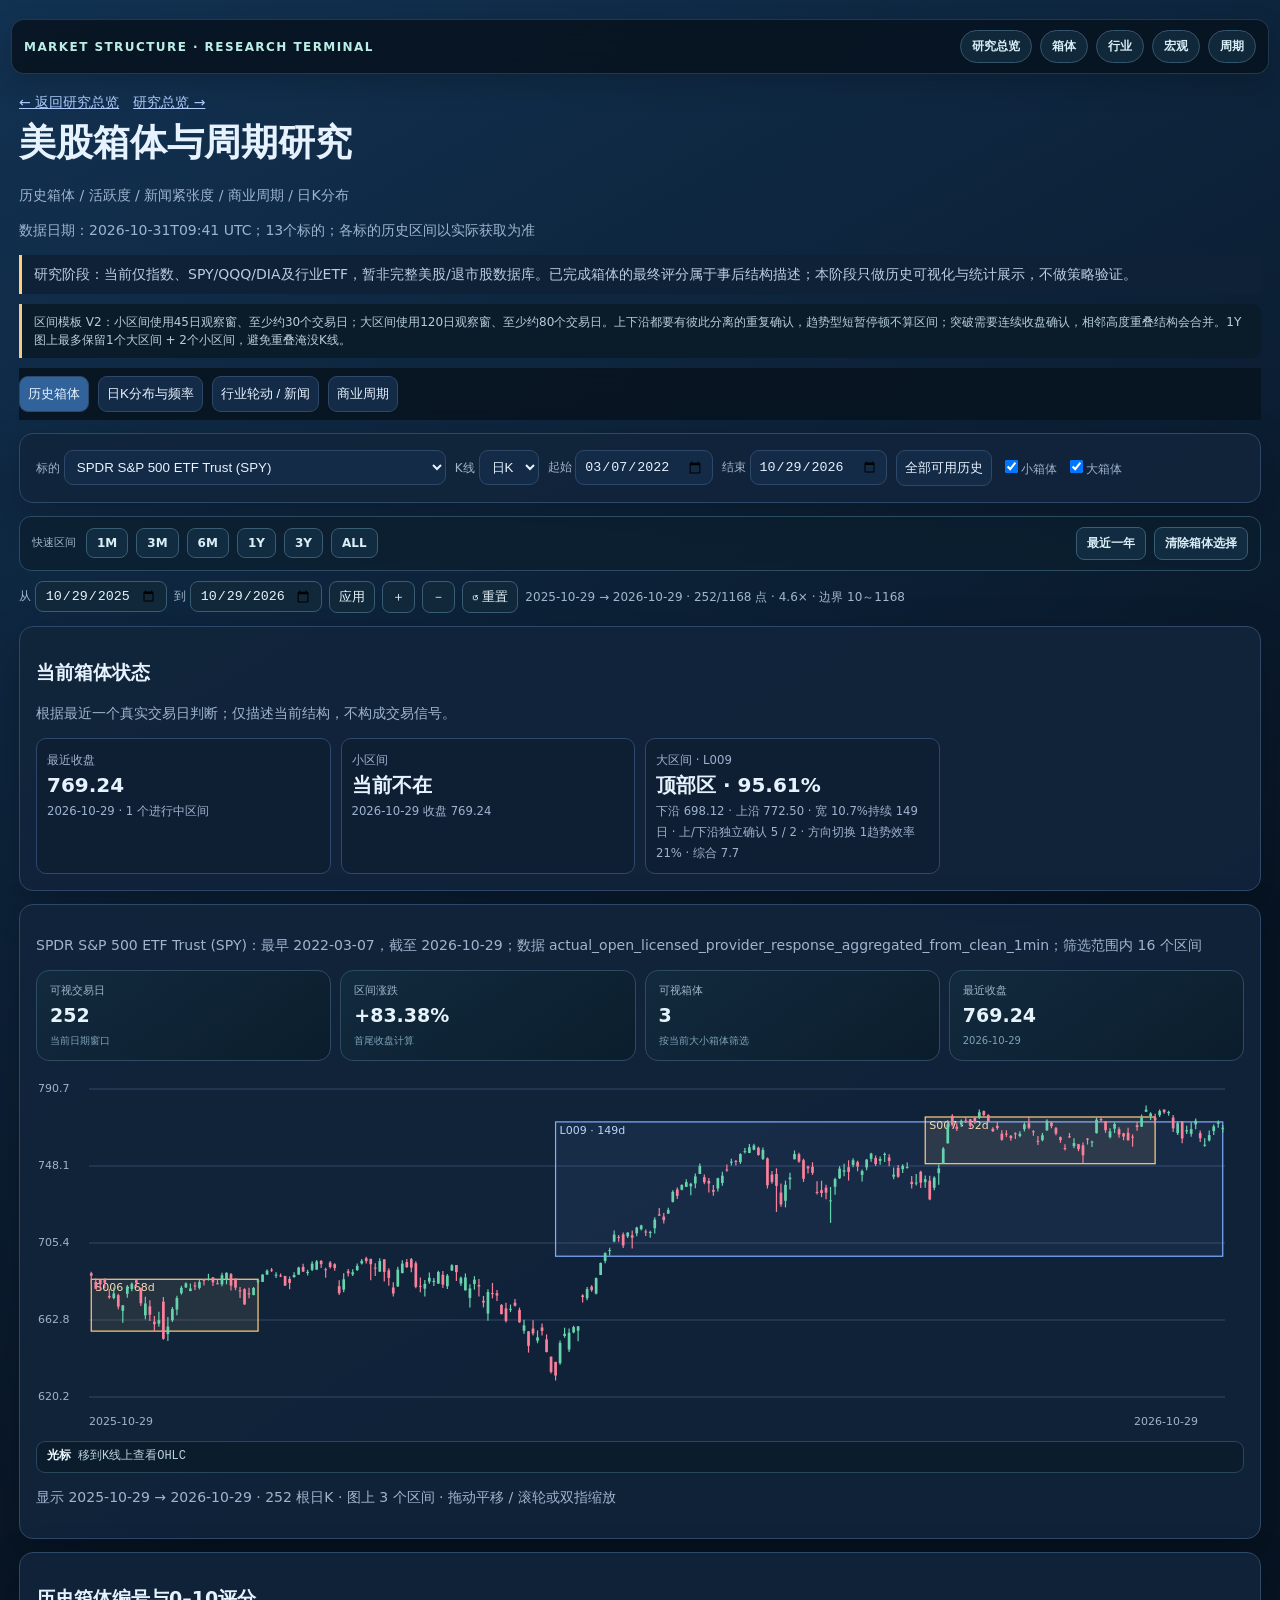
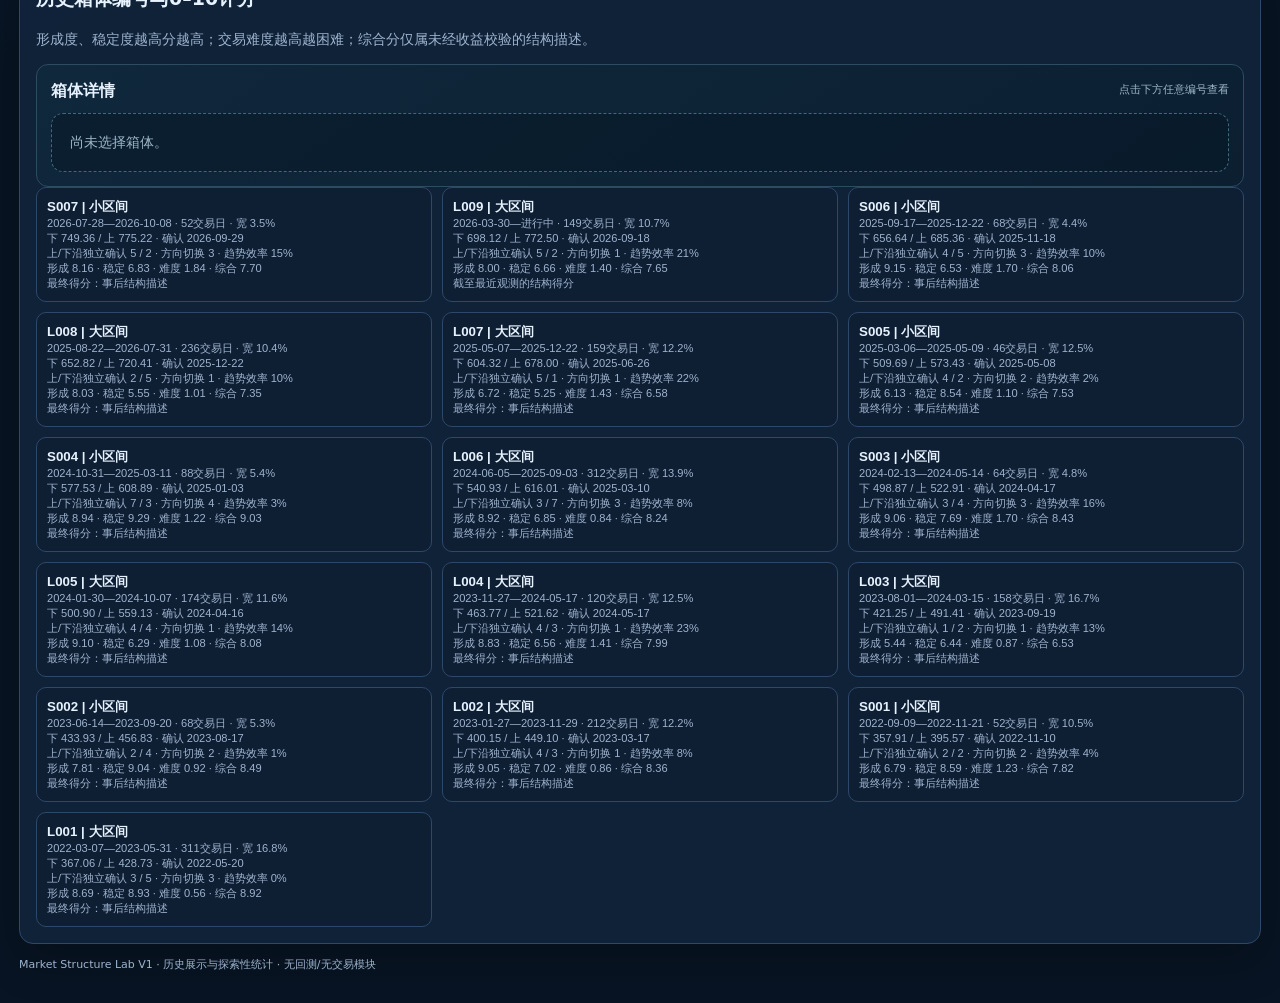
<file: docs/structure-lab.html>
<!doctype html><html lang="zh-CN"><head><meta charset="utf-8"><meta name="viewport" content="width=device-width,initial-scale=1"><title>美股箱体与周期研究</title><style>
:root{--bg:#081423;--card:#11243b;--line:#2e4869;--text:#e7f2ff;--muted:#9eb4ce;--a:#81afff;--b:#ffce81}*{box-sizing:border-box}body{background:linear-gradient(150deg,#123252,#081423 50%);color:var(--text);font:14px/1.5 system-ui,"PingFang SC",sans-serif;margin:0}.wrap{max-width:1450px;margin:auto;padding:19px}h1{font-size:clamp(23px,5vw,37px);margin:2px 0}h2{font-size:19px}p,small{color:var(--muted)}a{color:#b0cdff}.panel{background:#11243bed;border:1px solid var(--line);border-radius:14px;padding:16px;margin:13px 0}.hint{border-left:3px solid var(--b);padding:9px 12px;color:#b9cce4;background:#0e2137}.tabs,.row{display:flex;gap:9px;flex-wrap:wrap;align-items:center}button,select,input{color:var(--text);background:#132b47;border:1px solid var(--line);border-radius:9px;padding:8px;max-width:100%}button{cursor:pointer}.tabs button.active{background:#31639a}.row label{color:var(--muted);font-size:12px}.tab{display:none}.tab.active{display:block}.chart{display:block;width:100%;height:360px}.minichart{display:block;width:100%;height:240px}.stats,.grid{display:grid;grid-template-columns:repeat(4,minmax(0,1fr));gap:10px}.grid{grid-template-columns:repeat(3,minmax(0,1fr))}.stat,.box{border:1px solid var(--line);border-radius:10px;background:#0e1e33;padding:10px;min-width:0}.stat b{display:block;font-size:20px}.box{text-align:left;width:100%;cursor:pointer}.box.sel{border-color:var(--b)}.box small{display:block}.scroll{overflow:auto}table{width:100%;border-collapse:collapse;min-width:630px}td,th{padding:9px;border-bottom:1px solid var(--line);text-align:right}td:first-child,th:first-child{text-align:left}th{color:var(--muted)}@media(max-width:750px){.grid{grid-template-columns:1fr 1fr}.stats{grid-template-columns:1fr 1fr}}@media(max-width:470px){.wrap{padding:10px}.grid{grid-template-columns:1fr}}
</style><link rel="stylesheet" href="./research-terminal-v2.css"><!-- research-terminal-v2-css --></head><body><main class="wrap"><a href="./index.html">← 返回研究总览</a>　<a href="./research-hub.html">研究总览 →</a><h1>美股箱体与周期研究</h1><p>历史箱体 / 活跃度 / 新闻紧张度 / 商业周期 / 日K分布</p><p id="status">正在读取历史数据…</p><div class="hint">研究阶段：当前仅指数、SPY/QQQ/DIA及行业ETF，暂非完整美股/退市股数据库。已完成箱体的最终评分属于事后结构描述；本阶段只做历史可视化与统计展示，不做策略验证。</div>
<div class="tabs" id="tabs"><button class="active" data-tab="boxes">历史箱体</button><button data-tab="dist">日K分布与频率</button><button data-tab="sector">行业轮动 / 新闻</button><button data-tab="macro">商业周期</button></div>
<div id="boxes" class="tab active"><div class="panel row"><label>标的 <select id="symbol"></select></label><label>K线 <select id="frame"><option value="D">日K</option><option value="W">周K</option><option value="M">月K</option><option value="Y">年K</option></select></label><label>起始 <input type="date" id="start"></label><label>结束 <input type="date" id="end"></label><button id="all">全部可用历史</button><label><input type="checkbox" id="small" checked>小箱体</label><label><input type="checkbox" id="large" checked>大箱体</label></div><div class="panel"><h2>当前箱体状态</h2><p id="currentNote">根据最近一个真实交易日判断；仅描述当前结构，不构成交易信号。</p><div id="currentBox" class="stats"></div></div><div class="panel"><p id="coverage"></p><canvas id="price" class="chart"></canvas><p id="hover">蓝色大箱体，金色小箱体；点击编号聚焦。</p></div><div class="panel"><h2>历史箱体编号与0–10评分</h2><p>形成度、稳定度越高分越高；交易难度越高越困难；综合分仅属未经收益校验的结构描述。</p><div id="boxlist" class="grid"></div></div></div>
<div id="dist" class="tab"><div class="panel"><h2>日K涨跌幅历史分布</h2><p>使用上面选择的标的与日期，任意时间跨度至少一周。涨跌幅定义为相邻交易日收盘价变化；正态曲线仅作参照，不假设市场服从正态。</p><div id="diststats" class="stats"></div><canvas id="hist" class="minichart"></canvas></div></div>
<div id="sector" class="tab"><div class="panel"><h2>板块活跃度代理（每日0–100）</h2><p>行业ETF成交额及日内振幅相对于此前60个交易日的百分位均值；新闻/社交关注度尚未接入，不得将本指标解释为资金净流入或真实舆论热度。</p><label>历史曲线 <select id="sectorPick"></select></label><canvas id="sectorChart" class="minichart"></canvas><div id="sectorTable" class="scroll"></div></div><div class="panel"><h2>新闻紧张度与三大指数</h2><p>复用既有已存档新闻，五个 reaction-adjusted 分项等权平均；只统计真实已记录日。日期按当天记录对齐指数当日收益，新闻公布晚于收盘可能导致同日相关性不具因果意义。</p><p id="newsStatus"></p><canvas id="newsChart" class="minichart"></canvas><div id="newsTable" class="scroll"></div></div></div>
<div id="macro" class="tab"><div class="panel"><h2>商业周期指标（FRED）</h2><p>利率期限结构、失业率、工业生产、房屋许可、信用利差与金融状况分别展示。历史FRED值可能被修订，不是当时真实可见的宏观数据。</p><select id="macroPick"></select><p id="macroInfo"></p><canvas id="macroChart" class="minichart"></canvas><div class="hint">可展示NY Fed收益率曲线、OECD CLI及其他宏观领先指标的历史序列与发布日期。康波40–60年的规律属于有争议假说，仅作研究背景。</div></div></div><p style="color:#9eb4ce;font-size:11px">Market Structure Lab V1 · 历史展示与探索性统计 · 无回测/无交易模块</p></main>
<script>
'use strict';let db,highlight='',lastDraw=[];const el=id=>document.getElementById(id),f=x=>x==null?'—':Number(x).toFixed(2),inst=()=>db?.instruments?.[el('symbol').value];
function canvas(id){let c=el(id),w=Math.max(300,c.clientWidth),h=Math.max(180,c.clientHeight),d=devicePixelRatio||1;c.width=w*d;c.height=h*d;let x=c.getContext('2d');x.setTransform(d,0,0,d,0,0);return[x,w,h]}
function lineChart(id,series,title,color='#81afff'){let[c,w,h]=canvas(id);c.font='12px system-ui';c.fillStyle='#9eb4ce';c.fillText(title,45,18);if(!series.length){c.fillText('暂无历史资料',45,48);return;}let yy=series.map(s=>s[1]),min=Math.min(...yy),max=Math.max(...yy),pad=(max-min)*.06||1;min-=pad;max+=pad;let W=w-70,H=h-55,y=v=>25+(max-v)/(max-min)*H;c.strokeStyle=color;c.lineWidth=1.5;c.beginPath();series.forEach((b,i)=>{let xx=45+i*W/Math.max(1,series.length-1);i?c.lineTo(xx,y(b[1])):c.moveTo(xx,y(b[1]))});c.stroke();c.fillStyle='#9eb4ce';c.fillText(f(min),2,h-31);c.fillText(f(max),2,35);c.fillText(series[0][0],45,h-9);c.fillText(series.at(-1)[0],Math.max(45,w-95),h-9)}
function chooseTab(name){document.querySelectorAll('.tabs button').forEach(b=>b.classList.toggle('active',b.dataset.tab===name));document.querySelectorAll('.tab').forEach(x=>x.classList.toggle('active',x.id===name));render()};document.querySelectorAll('.tabs button').forEach(b=>b.onclick=()=>chooseTab(b.dataset.tab));
function chosen(){return inst()?.bars.filter(b=>b[0]>=el('start').value&&b[0]<=el('end').value)||[]}
function grouped(raw,k){if(k==='D')return raw;let map=new Map();for(let b of raw){let d=b[0];if(k==='W'){let t=new Date(d+'T00:00:00Z');t.setUTCDate(t.getUTCDate()-(t.getUTCDay()+6)%7);d=t.toISOString().slice(0,10)}else d=k==='M'?d.slice(0,7):d.slice(0,4);let x=map.get(d);if(x){x[2]=Math.max(x[2],b[2]);x[3]=Math.min(x[3],b[3]);x[4]=b[4];x[5]=x[5]==null&&b[5]==null?null:(Number(x[5])||0)+(Number(b[5])||0)}else map.set(d,[b[0],...b.slice(1)])}return [...map.values()]}
function filteredBoxes(){let i=inst();return(i?.boxes||[]).filter(b=>(b.scale==='small'?el('small').checked:el('large').checked)&&b.start_at<=el('end').value&&(b.end_at||i.end)>=el('start').value)}
function price(){let[c,w,h]=canvas('price'),bars=grouped(chosen(),el('frame').value),boxes=filteredBoxes();lastDraw=bars;if(!bars.length){c.fillStyle='#9eb4ce';c.fillText('该时间段无可用数据',20,40);return;}let lo=Math.min(...bars.map(x=>x[3])),hi=Math.max(...bars.map(x=>x[2])),p=(hi-lo)*.06||1;lo-=p;hi+=p;let X=w-72,Y=h-52,px=j=>53+(j+.5)*X/bars.length,py=v=>15+(hi-v)/(hi-lo)*Y,byDate=d=>{let n=bars.findIndex(x=>x[0]>=d);return px(n<0?bars.length-1:n)};
c.font='11px system-ui';for(let j=0;j<5;j++){let v=lo+(hi-lo)*j/4;c.strokeStyle='#2e4869';c.beginPath();c.moveTo(53,py(v));c.lineTo(w-19,py(v));c.stroke();c.fillStyle='#9eb4ce';c.fillText(v.toFixed(1),2,py(v))}
for(let b of boxes){let end=b.end_at||inst().end;if(end<bars[0][0]||b.start_at>bars.at(-1)[0])continue;let left=Math.max(53,byDate(b.start_at)),right=Math.min(w-19,byDate(end)),top=py(b.upper),height=Math.max(1,py(b.lower)-top);c.fillStyle=b.id===highlight?'#fff3aa55':b.scale==='large'?'#81afff22':'#ffce8122';c.strokeStyle=b.scale==='large'?'#81afff':'#ffce81';c.fillRect(left,top,Math.max(1,right-left),height);c.strokeRect(left,top,Math.max(1,right-left),height)}
if(bars.length>850){c.strokeStyle='#dbe7ff';c.beginPath();let step=Math.ceil(bars.length/850);for(let j=0;j<bars.length;j+=step)j?c.lineTo(px(j),py(bars[j][4])):c.moveTo(px(j),py(bars[j][4]));c.stroke();}else{let width=Math.max(1,Math.min(8,X/bars.length*.6));bars.forEach((b,j)=>{let x=px(j);c.fillStyle=c.strokeStyle=b[4]>=b[1]?'#66d3ad':'#fa819b';c.beginPath();c.moveTo(x,py(b[2]));c.lineTo(x,py(b[3]));c.stroke();c.fillRect(x-width/2,Math.min(py(b[1]),py(b[4])),width,Math.max(1,Math.abs(py(b[4])-py(b[1]))))})}c.fillStyle='#9eb4ce';c.fillText(bars[0][0],53,h-9);c.fillText(bars.at(-1)[0],Math.max(53,w-110),h-9)}
function currentBoxSummary(){let i=inst(),out=el('currentBox');if(!i||!i.bars?.length){out.innerHTML='<div class="stat"><small>当前状态</small><b>—</b></div>';return;}let last=i.bars.at(-1),day=last[0],close=Number(last[4]),active=(i.boxes||[]).filter(b=>!b.end_at&&b.detected_at<=day);let byScale=s=>active.filter(b=>b.scale===s).sort((a,b)=>a.detected_at.localeCompare(b.detected_at)).at(-1),cards=[];for(let [scale,label] of [['small','小箱体'],['large','大箱体']]){let b=byScale(scale);if(!b){cards.push(`<div class="stat"><small>${label}</small><b>当前不在</b><small>${day} 收盘 ${f(close)}</small></div>`);continue;}let pos=(close-b.lower)/(b.upper-b.lower)*100,zone=pos<0?'下破':pos>100?'上破':pos<=30?'底部区':pos>=70?'顶部区':'中部区',dlo=(close/b.lower-1)*100,dhi=(b.upper/close-1)*100;cards.push(`<div class="stat"><small>${label} · ${b.id}</small><b>${zone} · ${f(pos)}%</b><small>下沿 ${f(b.lower)}（${dlo>=0?'+':''}${f(dlo)}%） · 上沿 ${f(b.upper)}（${dhi>=0?'+':''}${f(dhi)}%）</small><small>持续 ${b.days} 交易日 · 确认 ${b.detected_at}</small><small>形成 ${f(b.scores?.formation)} · 稳定 ${f(b.scores?.stability)} · 难度 ${f(b.scores?.difficulty)} · 综合 ${f(b.scores?.composite)}</small></div>`)}let any=active.length?`${active.length} 个进行中箱体`:'当前无进行中箱体';cards.unshift(`<div class="stat"><small>最近收盘</small><b>${f(close)}</b><small>${day} · ${any}</small></div>`);out.innerHTML=cards.join('')}
function boxes(){let i=inst();if(!i)return;currentBoxSummary();let b=filteredBoxes();el('coverage').textContent=`${i.name} (${el('symbol').value})：最早 ${i.start}，截至 ${i.end}；数据 ${i.source_status}；本区间 ${b.length} 个箱体`;el('boxlist').innerHTML=b.slice(-150).reverse().map(x=>`<button class="box ${x.id===highlight?'sel':''}" data-id="${x.id}"><b>${x.id} | ${x.scale==='small'?'小':'大'}箱体</b><small>${x.start_at}—${x.end_at||'进行中'} · ${x.days}交易日</small><small>上 ${f(x.upper)} / 下 ${f(x.lower)} / 宽 ${f(x.width_pct)}%</small><small>确认：${x.detected_at} 收盘后</small><small>形成 ${f(x.scores.formation)} · 稳定 ${f(x.scores.stability)} · 难度 ${f(x.scores.difficulty)} · 综合 ${f(x.scores.composite)}</small><small>${x.end_at?'最终得分：事后描述':'截至最近观测的结构得分'}</small></button>`).join('')||'<p>所选区间没有箱体。</p>';document.querySelectorAll('.box[data-id]').forEach(x=>x.onclick=()=>{let b=i.boxes.find(y=>y.id===x.dataset.id),all=i.bars,start=all.findIndex(y=>y[0]>=b.start_at),stop=all.findIndex(y=>y[0]>=(b.end_at||i.end));highlight=b.id;el('start').value=all[Math.max(0,start-30)][0];el('end').value=all[Math.min(all.length-1,stop+30)][0];boxes();el('price').scrollIntoView({behavior:'smooth',block:'center'})});price()}
function median(arr){let a=[...arr].sort((x,y)=>x-y);return a.length?(a[Math.floor((a.length-1)/2)]+a[Math.floor(a.length/2)])/2:null}
function hist(vals){let[c,w,h]=canvas('hist');if(vals.length<5){c.fillStyle='#9eb4ce';c.fillText('至少需要5根日K',35,42);return;}let avg=vals.reduce((a,b)=>a+b,0)/vals.length,sd=Math.sqrt(vals.reduce((s,v)=>s+(v-avg)**2,0)/Math.max(1,vals.length-1)),lo=Math.min(...vals),hi=Math.max(...vals),pad=(hi-lo)*.1||1;lo-=pad;hi+=pad;let n=35,arr=Array(n).fill(0),dx=(hi-lo)/n;for(let x of vals)arr[Math.min(n-1,Math.max(0,Math.floor((x-lo)/dx)))]++;let normal=x=>sd>0?Math.exp(-.5*((x-avg)/sd)**2)/(sd*Math.sqrt(2*Math.PI))*dx*vals.length:0,peak=Math.max(...arr,...arr.map((_,j)=>normal(lo+(j+.5)*dx)))||1,W=w-65,H=h-47;c.fillStyle='#81afff';arr.forEach((v,j)=>c.fillRect(48+j*W/n,14+H*(1-v/peak),Math.max(1,W/n-1),H*v/peak));c.strokeStyle='#ffce81';c.lineWidth=2;c.beginPath();arr.forEach((v,j)=>{let x=48+(j+.5)*W/n,y=14+H*(1-normal(lo+(j+.5)*dx)/peak);j?c.lineTo(x,y):c.moveTo(x,y)});c.stroke();c.fillStyle='#9eb4ce';c.fillText(lo.toFixed(2)+'%',48,h-8);c.fillText(hi.toFixed(2)+'%',w-60,h-8)}
function dist(){let b=chosen(),vals=b.slice(1).map((x,j)=>100*(x[4]/b[j][4]-1)),up=vals.filter(x=>x>0),down=vals.filter(x=>x<0);let days=(new Date(el('end').value)-new Date(el('start').value))/86400000;if(days<7){el('diststats').textContent='请把日期跨度设置为至少7天';hist([]);return;}el('diststats').innerHTML=[['样本交易日',vals.length],['上涨频率',vals.length?f(100*up.length/vals.length)+'%':'—'],['上涨幅度中位数',up.length?f(median(up))+'%':'—'],['下跌幅度中位数',down.length?f(median(down))+'%':'—']].map(x=>`<div class="stat"><small>${x[0]}</small><b>${x[1]}</b></div>`).join('');hist(vals)}
function relative20(a,spy){if(a.length<21)return null;let last=a.at(-1)[0],prev=a.at(-21)[0],s=spy.find(x=>x[0]===last),p=spy.find(x=>x[0]===prev);return s&&p?100*((a.at(-1)[4]/a.at(-21)[4]-1)-(s[4]/p[4]-1)):null}
function sector(){let entries=Object.entries(db.instruments).filter(([k,v])=>v.group==='sector').sort((a,b)=>(b[1].sector_activity?.activity||0)-(a[1].sector_activity?.activity||0)),sel=el('sectorPick');if(!sel.options.length)sel.innerHTML=entries.map(([k,v])=>`<option value="${k}">${v.name} (${k})</option>`).join('');lineChart('sectorChart',(db.instruments[sel.value]?.sector_history||[]).map(x=>[x[0],x[1]]),sel.value+'活跃度历史');let spy=db.instruments.SPY?.bars||[];el('sectorTable').innerHTML='<table><tr><th>板块ETF</th><th>当日涨跌</th><th>20日相对SPY</th><th>成交额分位</th><th>振幅分位</th><th>活跃度</th></tr>'+entries.map(([k,v])=>{let a=v.sector_activity||{},r=relative20(v.bars,spy);return `<tr><td>${v.name} (${k})</td><td>${f(a.day_return_pct)}%</td><td>${r==null?'—':f(r)+'pp'}</td><td>${f(a.turnover_rank)}</td><td>${f(a.range_rank)}</td><td><b>${f(a.activity)}</b></td></tr>`}).join('')+'</table>';let news=db.news_tension||[];el('newsStatus').textContent=`真实存档 ${news.length} 日；${news.length<60?'不足以检验周期性或领先性':''}`;lineChart('newsChart',news.map(x=>[x.date,x.tension]),'新闻紧张度代理（0–100）','#ffce81');el('newsTable').innerHTML='<table><tr><th>日期</th><th>新闻紧张度</th><th>S&P 500当日</th><th>Nasdaq当日</th><th>Dow当日</th></tr>'+news.slice(-60).reverse().map(n=>`<tr><td>${n.date}</td><td>${f(n.tension)}</td><td>${f(n.index_returns?.sp500)}%</td><td>${f(n.index_returns?.nasdaq)}%</td><td>${f(n.index_returns?.dow)}%</td></tr>`).join('')+'</table>'}
function macro(){let entries=Object.entries(db.macro||{}),select=el('macroPick');if(!select.options.length)select.innerHTML=entries.map(([k,v])=>`<option value="${k}">${v.name} (${k})</option>`).join('');let m=db.macro?.[select.value];el('macroInfo').textContent=m?`${m.start}—${m.end} · ${m.observations.length}个月度观测 · ${m.status} · 历史值可能经修订`:'该指标暂未取得FRED数据';lineChart('macroChart',m?.observations||[],'宏观历史观测（非实时发布版本）')}
function render(){if(!db)return;let tab=document.querySelector('.tab.active').id;({boxes,dist,sector,macro})[tab]()}
for(let id of ['symbol','frame','start','end','small','large','sectorPick','macroPick'])el(id).addEventListener('change',()=>{if(id==='symbol'){let i=inst();el('start').value=i.start;el('end').value=i.end;highlight=''}render()});el('all').onclick=()=>{let i=inst();el('start').value=i.start;el('end').value=i.end;highlight='';render()};window.onresize=render;
el('price').onmousemove=e=>{if(!lastDraw.length)return;let n=Math.max(0,Math.min(lastDraw.length-1,Math.floor((e.offsetX-53)/(e.target.clientWidth-72)*lastDraw.length))),b=lastDraw[n];el('hover').textContent=`${b[0]} 开 ${f(b[1])} 高 ${f(b[2])} 低 ${f(b[3])} 收 ${f(b[4])}`};
fetch('./data/structure_lab.json?x='+Date.now(),{cache:'no-store'}).then(r=>{if(!r.ok)throw Error('数据尚未生成');return r.json()}).then(j=>{db=j;let v=Object.entries(db.instruments||{});if(!v.length)throw Error('标的数据为空');el('symbol').innerHTML=v.map(([k,i])=>`<option value="${k}">${i.name} (${k})</option>`).join('');el('symbol').value=db.instruments.SPY?'SPY':v[0][0];el('start').value=inst().start;el('end').value=inst().end;el('status').textContent=`数据日期：${db.generated_at.slice(0,16)} UTC；${v.length}个标的；各标的历史区间以实际获取为准`;render()}).catch(e=>{el('status').textContent='历史库等待首次真实数据构建：'+e.message;el('coverage').textContent='尚未授权接入行情数据；数据接口将在后续阶段配置。'});
</script><!-- research-hub-deeplink --><script>(function(){function go(){let name=location.hash.slice(1);if(!/^(boxes|dist|sector|macro)$/.test(name))return;let b=document.querySelector(".tabs button[data-tab=\""+name+"\"]");if(!b)return;let status=document.getElementById("status");if(status&&status.textContent.includes("正在读取")){let o=new MutationObserver(function(){if(!status.textContent.includes("正在读取")){o.disconnect();b.click()}});o.observe(status,{childList:true,characterData:true,subtree:true});}else{b.click()}}window.addEventListener("hashchange",go);go()})();</script><script src="./research-terminal-v2.js"></script><!-- research-terminal-v2-js --></body></html>
</file>
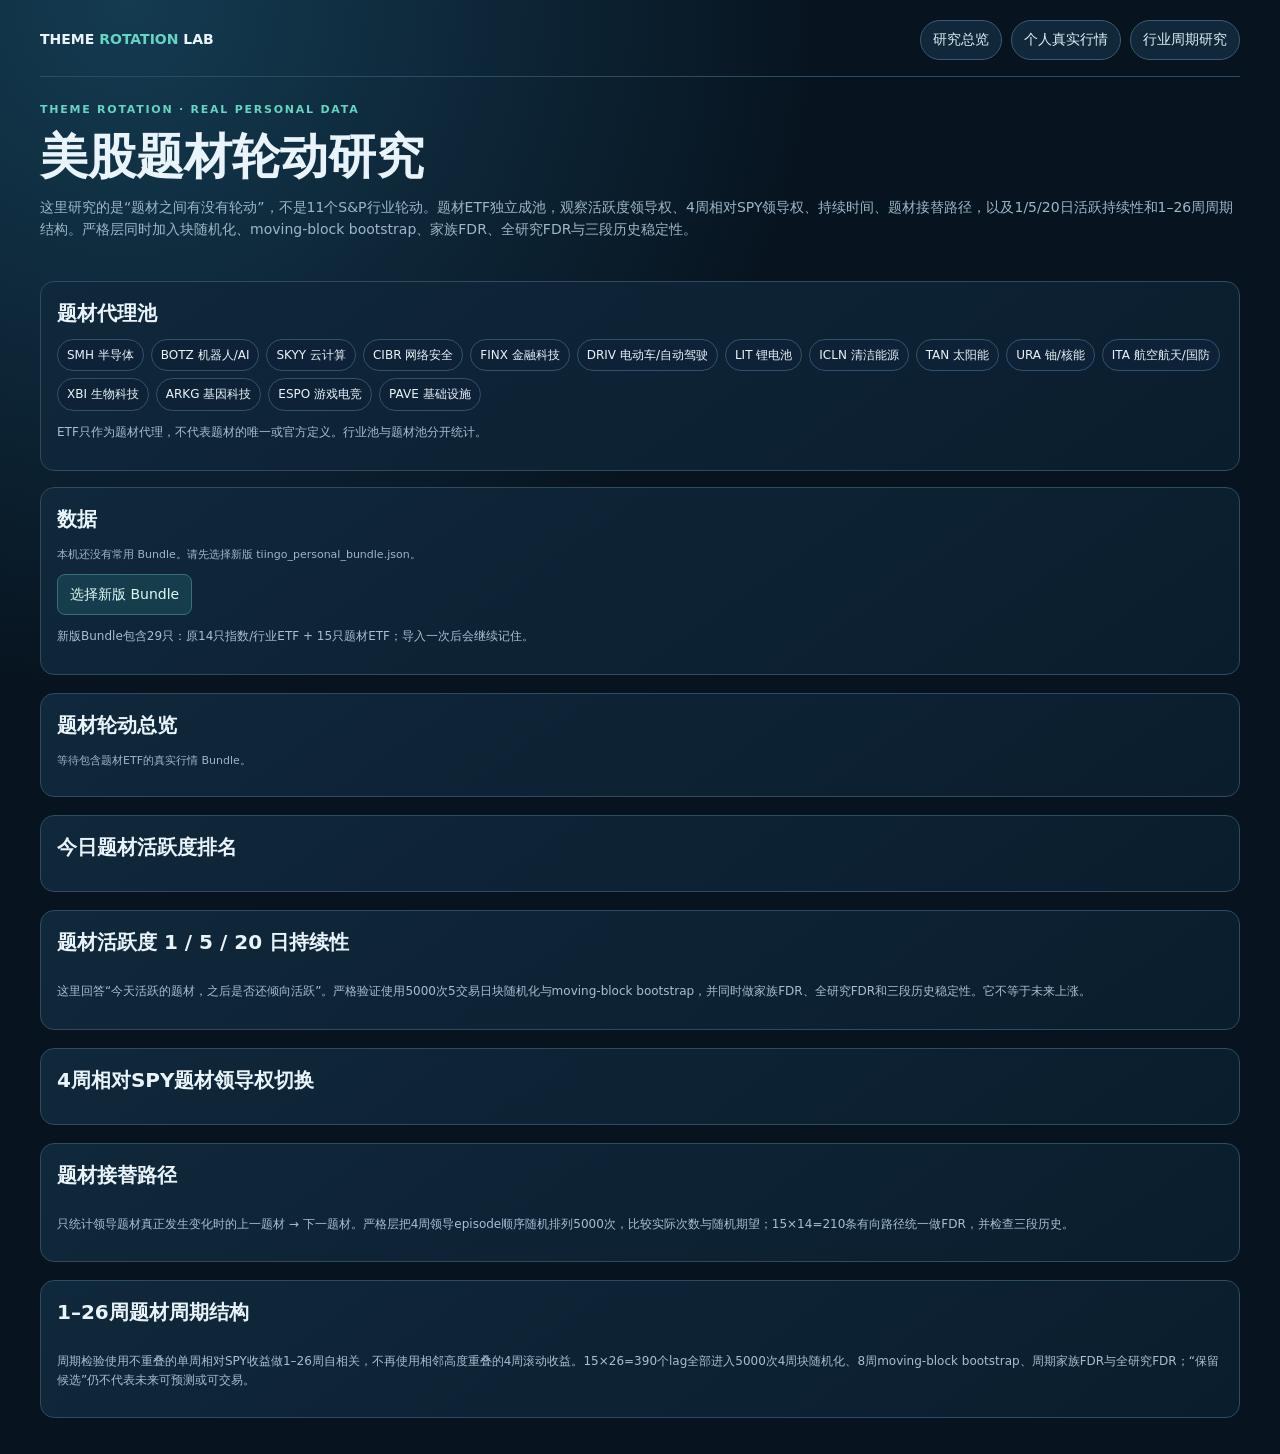
<file: docs/theme-rotation.html>
<!doctype html><html lang="zh-CN"><head><meta charset="utf-8"><meta name="viewport" content="width=device-width,initial-scale=1"><title>题材轮动研究 | Market Research Terminal</title><link rel="stylesheet" href="./market-pages.css"><style>.pd-wrap{max-width:1240px;margin:auto;padding:20px}.pd-grid{display:grid;grid-template-columns:repeat(4,minmax(0,1fr));gap:10px}.pd-card{border:1px solid #31536a;background:#0e2237;border-radius:12px;padding:12px}.pd-card b{display:block;font-size:20px}.pd-table{overflow:auto;margin-top:12px}.pd-table table{border-collapse:collapse;width:100%;min-width:900px}.pd-table th,.pd-table td{padding:8px;border-bottom:1px solid #29465c;text-align:right;white-space:nowrap}.pd-table th:first-child,.pd-table td:first-child{text-align:left}.pd-ok{color:#86d5a0}.pd-bad{color:#f0a3a3}.pd-note{font-size:12px;color:#a8bed2}.pd-section{margin-top:18px}.pd-btn{display:inline-block;background:#153d4c;color:#dffaf5;border:1px solid #3b6e79;border-radius:8px;padding:9px 12px;cursor:pointer;text-decoration:none}.pd-pool{display:flex;gap:7px;flex-wrap:wrap}.pd-chip{border:1px solid #31536a;border-radius:999px;padding:6px 9px;background:#0e2237;font-size:12px}@media(max-width:800px){.pd-grid{grid-template-columns:1fr 1fr}}@media(max-width:520px){.pd-grid{grid-template-columns:1fr}.pd-wrap{padding:11px}}</style></head><body><main class="pd-wrap"><nav class="mp-nav"><strong>THEME <span style="color:#65d4c1">ROTATION</span> LAB</strong><div class="mp-links"><a href="./index.html">研究总览</a><a href="./personal-data.html">个人真实行情</a><a href="./cycle-lab.html">行业周期研究</a></div></nav><section class="mp-hero"><div class="mp-eyebrow">THEME ROTATION · REAL PERSONAL DATA</div><h1>美股题材轮动研究</h1><p class="mp-muted">这里研究的是“题材之间有没有轮动”，不是11个S&P行业轮动。题材ETF独立成池，观察活跃度领导权、4周相对SPY领导权、持续时间、题材接替路径，以及1/5/20日活跃持续性和1–26周周期结构。严格层同时加入块随机化、moving-block bootstrap、家族FDR、全研究FDR与三段历史稳定性。</p></section><section class="mp-panel"><h2>题材代理池</h2><div class="pd-pool"><span class="pd-chip">SMH 半导体</span><span class="pd-chip">BOTZ 机器人/AI</span><span class="pd-chip">SKYY 云计算</span><span class="pd-chip">CIBR 网络安全</span><span class="pd-chip">FINX 金融科技</span><span class="pd-chip">DRIV 电动车/自动驾驶</span><span class="pd-chip">LIT 锂电池</span><span class="pd-chip">ICLN 清洁能源</span><span class="pd-chip">TAN 太阳能</span><span class="pd-chip">URA 铀/核能</span><span class="pd-chip">ITA 航空航天/国防</span><span class="pd-chip">XBI 生物科技</span><span class="pd-chip">ARKG 基因科技</span><span class="pd-chip">ESPO 游戏电竞</span><span class="pd-chip">PAVE 基础设施</span></div><p class="pd-note">ETF只作为题材代理，不代表题材的唯一或官方定义。行业池与题材池分开统计。</p></section><section class="mp-panel"><h2>数据</h2><p id="themeBundleStatus" class="mp-source">正在读取本机常用 Bundle…</p><label class="pd-btn">选择新版 Bundle<input id="themeBundleFile" type="file" accept="application/json,.json" style="display:none"></label><p class="pd-note">新版Bundle包含29只：原14只指数/行业ETF + 15只题材ETF；导入一次后会继续记住。</p></section><section class="mp-panel pd-section"><h2>题材轮动总览</h2><p id="themeResearchStatus" class="mp-source">等待包含题材ETF的真实行情 Bundle。</p><div id="themeResearchSummary" class="pd-grid"></div></section><section class="mp-panel pd-section"><h2>今日题材活跃度排名</h2><div id="themeActivityTable" class="pd-table"></div></section><section class="mp-panel pd-section"><h2>题材活跃度 1 / 5 / 20 日持续性</h2><div id="themePersistenceTable" class="pd-table"></div><p class="pd-note">这里回答“今天活跃的题材，之后是否还倾向活跃”。严格验证使用5000次5交易日块随机化与moving-block bootstrap，并同时做家族FDR、全研究FDR和三段历史稳定性。它不等于未来上涨。</p></section><section class="mp-panel pd-section"><h2>4周相对SPY题材领导权切换</h2><div id="themeLeadershipTable" class="pd-table"></div></section><section class="mp-panel pd-section"><h2>题材接替路径</h2><div id="themeTransitionTable" class="pd-table"></div><p class="pd-note">只统计领导题材真正发生变化时的上一题材 → 下一题材。严格层把4周领导episode顺序随机排列5000次，比较实际次数与随机期望；15×14=210条有向路径统一做FDR，并检查三段历史。</p></section><section class="mp-panel pd-section"><h2>1–26周题材周期结构</h2><div id="themeCycleTable" class="pd-table"></div><p class="pd-note">周期检验使用不重叠的单周相对SPY收益做1–26周自相关，不再使用相邻高度重叠的4周滚动收益。15×26=390个lag全部进入5000次4周块随机化、8周moving-block bootstrap、周期家族FDR与全研究FDR；“保留候选”仍不代表未来可预测或可交易。</p></section></main><script src="./personal-theme-research.js?v=20261001-strict1"></script><script src="./theme-rotation-loader.js?v=20261001-strict1"></script></body></html>
</file>
<file: docs/market-pages.css>
:root{color-scheme:dark;--mp-bg:#07131f;--mp-panel:#0e2234;--mp-panel2:#112b40;--mp-line:#2d4b61;--mp-text:#e8f4fa;--mp-muted:#9db7c8;--mp-teal:#65d4c1;--mp-red:#ed9a9a;--mp-gold:#f3c987;--mp-blue:#80b5ff}*{box-sizing:border-box}body{margin:0;background:radial-gradient(circle at 10% 0,#143b51,transparent 38%),var(--mp-bg);color:var(--mp-text);font:14px/1.55 system-ui,-apple-system,'PingFang SC','Microsoft Yahei',sans-serif}.mp-wrap{max-width:1440px;margin:auto;padding:20px}.mp-nav{display:flex;justify-content:space-between;align-items:center;gap:12px;flex-wrap:wrap;padding-bottom:16px;border-bottom:1px solid var(--mp-line)}.mp-links{display:flex;gap:9px;flex-wrap:wrap}.mp-nav a,.mp-btn{color:#dceff7;background:#10283a;border:1px solid #385d73;border-radius:999px;padding:8px 12px;text-decoration:none}.mp-nav a:hover,.mp-btn:hover{border-color:var(--mp-teal)}a{color:#a9e6dc;text-decoration:none}h1{font-size:clamp(28px,5vw,48px);line-height:1.12;margin:12px 0}h2{font-size:20px;margin:0 0 10px}.mp-muted,.mp-source{color:var(--mp-muted)}.mp-source{font-size:11px}.mp-eyebrow{font-size:11px;letter-spacing:.16em;color:var(--mp-teal);font-weight:800}.mp-hero{padding:24px 0 10px}.mp-panel{border:1px solid var(--mp-line);background:linear-gradient(145deg,#10283b,#0a1d2d);border-radius:14px;padding:16px;margin:16px 0}.mp-toolbar{display:flex;gap:9px;align-items:center;flex-wrap:wrap}.mp-toolbar select,.mp-toolbar button,.mp-select{background:#10283a;border:1px solid #385d73;color:var(--mp-text);border-radius:9px;padding:8px 10px}.mp-toolbar button{cursor:pointer}.mp-toolbar button.active{border-color:var(--mp-teal);background:#173c48}.mp-grid{display:grid;gap:10px}.mp-overview{grid-template-columns:repeat(7,minmax(0,1fr))}.mp-sector-grid{grid-template-columns:repeat(4,minmax(0,1fr))}.mp-card,.mp-kpi{display:block;border:1px solid var(--mp-line);background:linear-gradient(145deg,#122b40,#0b1d2d);border-radius:14px;padding:13px;min-width:0}.mp-card[data-tone="up"]{border-color:#39766b;background:linear-gradient(145deg,#153a3b,#10292f)}.mp-card[data-tone="down"]{border-color:#744e58;background:linear-gradient(145deg,#38242c,#231b27)}.mp-card[data-tone="flat"]{border-color:#536b7b}.mp-card b{font-size:18px}.mp-card small{display:block;color:var(--mp-muted);overflow:hidden;text-overflow:ellipsis}.mp-ret{font:800 18px/1.2 ui-monospace,SFMono-Regular,Consolas,monospace;margin-top:8px}.mp-tag{display:inline-block;border:1px solid #3c5d70;border-radius:999px;padding:2px 7px;color:#a9c5d4;font-size:10px;margin-bottom:8px}.mp-mini{display:grid;grid-template-columns:repeat(3,1fr);gap:6px;margin-top:10px}.mp-mini div{background:#091a29;border:1px solid #233f53;border-radius:8px;padding:7px}.mp-mini span{display:block;color:#789aaf;font-size:9px}.mp-mini strong{font-size:12px}.mp-empty{border:1px dashed #45677b;border-radius:12px;padding:18px;color:var(--mp-muted);background:#091b2b}.mp-kpis{grid-template-columns:repeat(4,minmax(0,1fr))}.mp-kpi span{display:block;color:var(--mp-muted);font-size:10px}.mp-kpi b{display:block;font-size:21px}.mp-two{display:grid;grid-template-columns:2fr 1fr;gap:14px}.mp-chart{display:block;width:100%;height:420px;touch-action:none}.mp-meta{display:grid;grid-template-columns:repeat(2,1fr);gap:8px}.mp-meta>div{padding:9px;border:1px solid #28475c;border-radius:9px;background:#091b2a}.mp-meta span{display:block;color:#809fb2;font-size:10px}.mp-meta strong{display:block;margin-top:2px}.mp-hover{min-height:31px;padding:6px 9px;border:1px solid #28475c;background:#081a29;border-radius:8px;color:#b8ceda;font:11px ui-monospace,SFMono-Regular,Consolas,monospace;overflow:auto;white-space:nowrap}.mp-pill{display:inline-block;border:1px solid #3c6073;border-radius:999px;padding:3px 8px;margin:0 6px 6px 0;color:#b9d3df;font-size:10px}@media(max-width:1100px){.mp-overview{grid-template-columns:repeat(4,1fr)}.mp-sector-grid{grid-template-columns:repeat(3,1fr)}}@media(max-width:900px){.mp-kpis{grid-template-columns:repeat(2,1fr)}.mp-two{grid-template-columns:1fr}}@media(max-width:760px){.mp-overview,.mp-sector-grid{grid-template-columns:repeat(2,1fr)}}@media(max-width:520px){.mp-wrap{padding:12px}.mp-overview,.mp-sector-grid,.mp-kpis,.mp-meta{grid-template-columns:1fr}.mp-chart{height:330px}}
</file>
<file: docs/research-terminal-v2.css>
:root{--rt-bg:#07131f;--rt-panel:#0f2437;--rt-panel2:#132b40;--rt-line:#2d4b61;--rt-text:#e7f3fa;--rt-muted:#9db7c8;--rt-teal:#65d4c1;--rt-blue:#80b5ff;--rt-gold:#f3c987;--rt-red:#ed9a9a;--rt-shadow:0 16px 44px rgba(0,0,0,.22)}
html{scroll-padding-top:76px}body{background-color:var(--rt-bg)}
.rt-topbar{position:sticky;top:0;z-index:80;display:flex;justify-content:space-between;align-items:center;gap:12px;flex-wrap:wrap;margin:0 -8px 18px;padding:10px 12px;background:rgba(7,19,31,.88);border:1px solid rgba(71,108,130,.42);border-radius:13px;backdrop-filter:blur(16px);box-shadow:0 10px 28px rgba(0,0,0,.18)}
.rt-topbar .rt-title{font-size:12px;letter-spacing:.12em;color:#bceee6;font-weight:800}.rt-topbar .rt-links{display:flex;gap:8px;flex-wrap:wrap}.rt-topbar a,.rt-topbar button{font:600 12px system-ui;color:#d8eff7;background:#10283a;border:1px solid #34566c;border-radius:999px;padding:7px 11px;text-decoration:none;cursor:pointer}.rt-topbar a:hover,.rt-topbar button:hover{border-color:#67b7b0;background:#143345;text-decoration:none}
.rt-status-strip{display:grid;grid-template-columns:repeat(4,minmax(0,1fr));gap:9px;margin:13px 0}.rt-kpi{background:linear-gradient(145deg,rgba(18,43,62,.96),rgba(10,29,44,.96));border:1px solid var(--rt-line);border-radius:13px;padding:12px 13px;min-width:0}.rt-kpi span{display:block;color:var(--rt-muted);font-size:11px;white-space:nowrap;overflow:hidden;text-overflow:ellipsis}.rt-kpi b{display:block;color:var(--rt-text);font-size:19px;margin-top:2px;white-space:nowrap;overflow:hidden;text-overflow:ellipsis}.rt-kpi small{display:block;color:#7fa2b7;font-size:10px;margin-top:3px}
.rt-toolbar{display:flex;gap:8px;align-items:center;flex-wrap:wrap;padding:10px 12px;margin:10px 0;border:1px solid var(--rt-line);border-radius:12px;background:rgba(11,31,47,.76)}.rt-toolbar .rt-label{font-size:11px;color:var(--rt-muted);margin-right:2px}.rt-toolbar button{color:#dbeef6;background:#112b40;border:1px solid #395d73;border-radius:8px;padding:7px 10px;cursor:pointer;font:600 12px system-ui}.rt-toolbar button:hover,.rt-toolbar button.active{border-color:var(--rt-teal);background:#173c48;color:#d8fff7}.rt-spacer{flex:1}
.rt-chart-shell{position:relative}.rt-crosshair{display:flex;align-items:center;min-height:32px;margin-top:7px;padding:6px 10px;border-radius:9px;background:#0b1d2d;border:1px solid #27475d;color:#b9d1df;font:12px/1.4 ui-monospace,SFMono-Regular,Consolas,monospace;overflow:auto;white-space:nowrap}.rt-crosshair strong{color:#eff9ff;margin-right:7px}
.rt-detail{margin:12px 0 0;padding:14px;border:1px solid var(--rt-line);border-radius:12px;background:linear-gradient(145deg,#10283c,#0b1f31)}.rt-detail-head{display:flex;justify-content:space-between;align-items:center;gap:10px;flex-wrap:wrap}.rt-detail-head strong{font-size:16px}.rt-detail-head span{font-size:11px;color:var(--rt-muted)}.rt-score-grid{display:grid;grid-template-columns:repeat(4,minmax(0,1fr));gap:9px;margin-top:10px}.rt-score{background:#091b2b;border:1px solid #2b485d;border-radius:9px;padding:9px}.rt-score span{display:flex;justify-content:space-between;gap:8px;font-size:11px;color:var(--rt-muted)}.rt-score b{color:var(--rt-text);font-size:15px}.rt-bar{height:5px;background:#173146;border-radius:99px;margin-top:7px;overflow:hidden}.rt-bar i{display:block;height:100%;background:linear-gradient(90deg,var(--rt-blue),var(--rt-teal));border-radius:99px}.rt-detail-meta{display:flex;gap:10px;flex-wrap:wrap;margin-top:10px;color:#a9c3d2;font-size:11px}.rt-detail-meta code{color:#dcecf4;background:#081827;padding:3px 6px;border-radius:6px}
.rt-empty{border:1px dashed #44677c;border-radius:12px;padding:18px;color:var(--rt-muted);background:rgba(8,25,39,.55)}
.rt-source-matrix{display:grid;grid-template-columns:repeat(3,minmax(0,1fr));gap:10px;margin:14px 0}.rt-source{border:1px solid var(--rt-line);border-radius:11px;padding:11px;background:#0d2234}.rt-source .rt-name{font-weight:750;color:#dfeff7}.rt-source .rt-state{margin-top:4px;font-size:11px;color:var(--rt-muted)}.rt-source[data-state="ready"]{border-color:#376d68}.rt-source[data-state="ready"] .rt-state{color:#83d7c7}.rt-source[data-state="wait"] .rt-state{color:#d9bd8f}
body.rt-terminal .panel,body.rt-terminal .card{box-shadow:var(--rt-shadow)}body.rt-terminal canvas{border-radius:9px}body.rt-terminal .tabs{position:sticky;top:65px;z-index:60;background:rgba(8,20,32,.92);backdrop-filter:blur(12px);padding:8px 0;margin:0 0 5px}body.rt-terminal .tabs button{transition:.15s ease}body.rt-terminal .box{transition:transform .12s ease,border-color .12s ease,background .12s ease}body.rt-terminal .box:hover{transform:translateY(-1px);border-color:#5c7f96;background:#11283d}body.rt-terminal .box.sel{box-shadow:0 0 0 1px rgba(243,201,135,.25) inset}
@media(max-width:900px){.rt-status-strip{grid-template-columns:repeat(2,1fr)}.rt-score-grid{grid-template-columns:repeat(2,1fr)}.rt-source-matrix{grid-template-columns:repeat(2,1fr)}body.rt-terminal .tabs{top:58px}}
@media(max-width:560px){.rt-topbar{position:relative;top:auto}.rt-status-strip,.rt-score-grid,.rt-source-matrix{grid-template-columns:1fr}.rt-toolbar{align-items:stretch}.rt-toolbar button{flex:1 1 auto}.rt-spacer{display:none}body.rt-terminal .tabs{position:static}.rt-crosshair{font-size:11px}.rt-kpi b{font-size:18px}}
@media(prefers-reduced-motion:reduce){*{scroll-behavior:auto!important;transition:none!important}}
</file>
